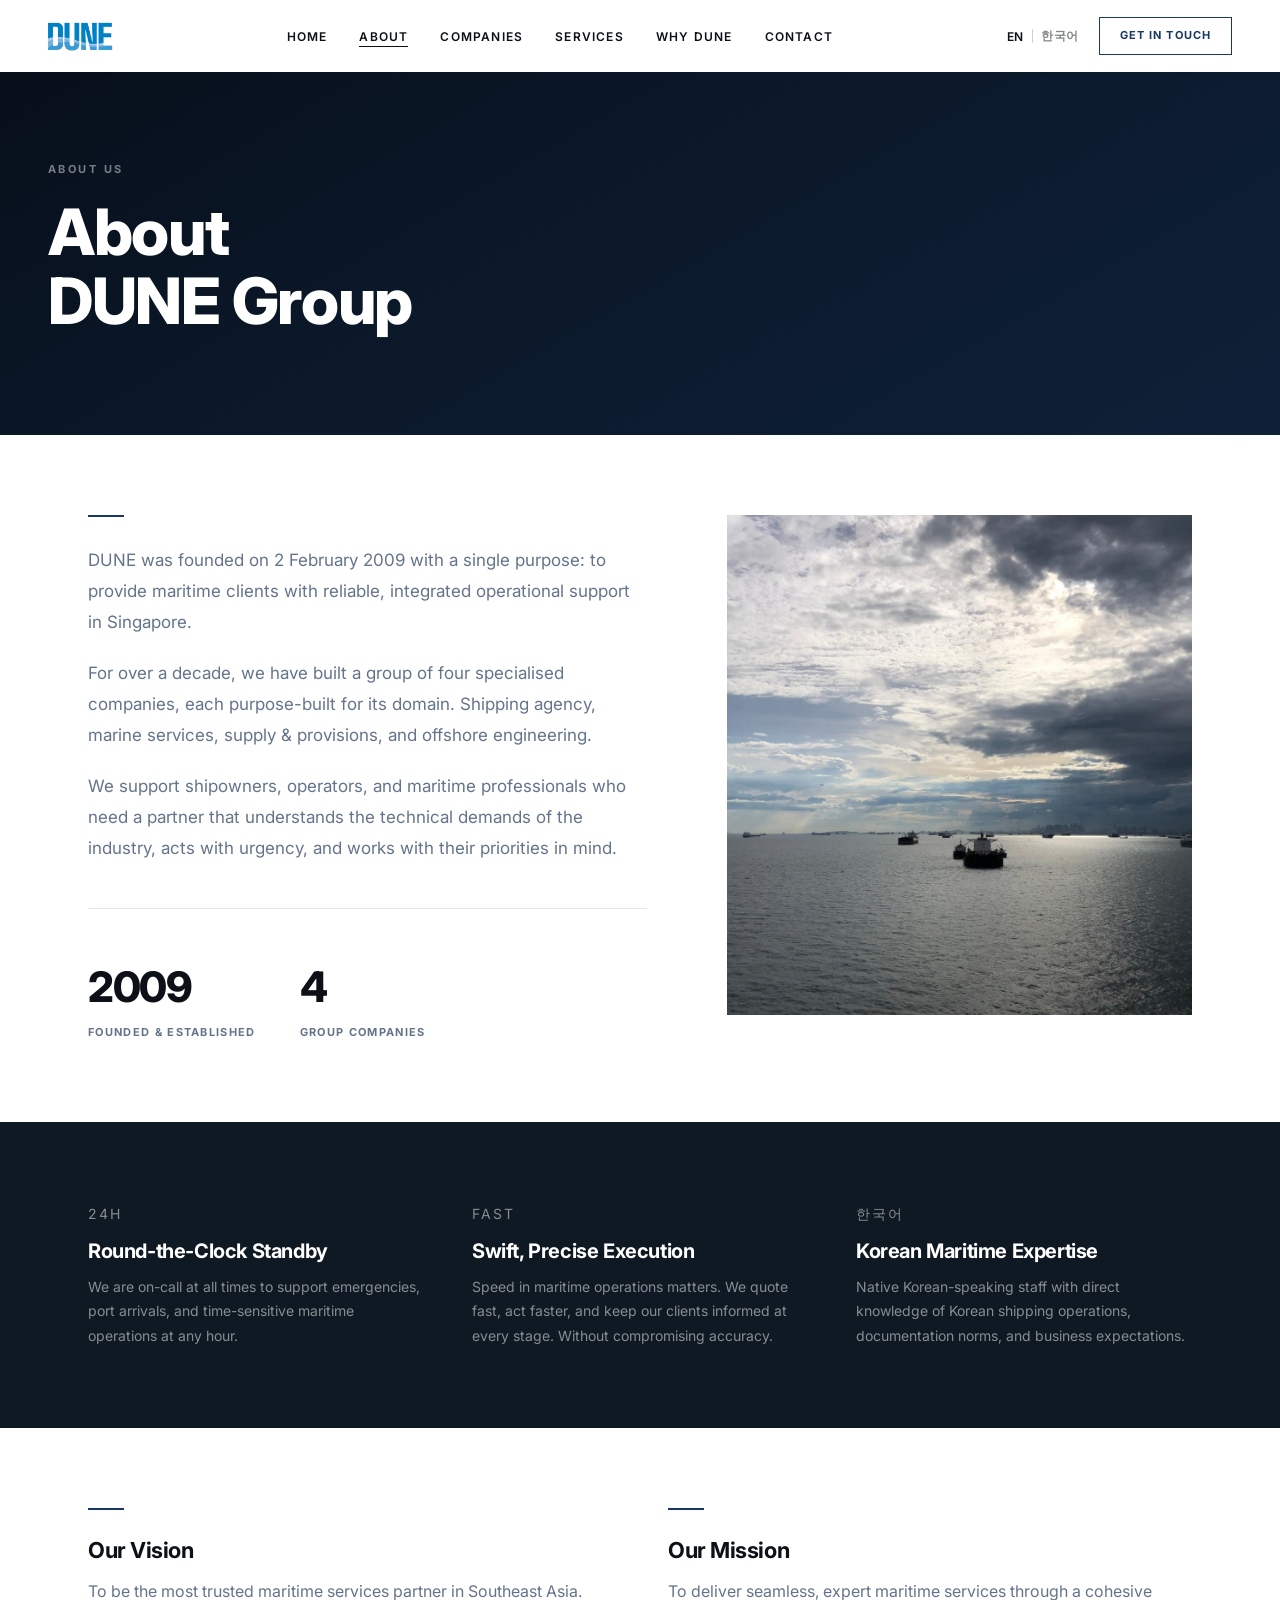
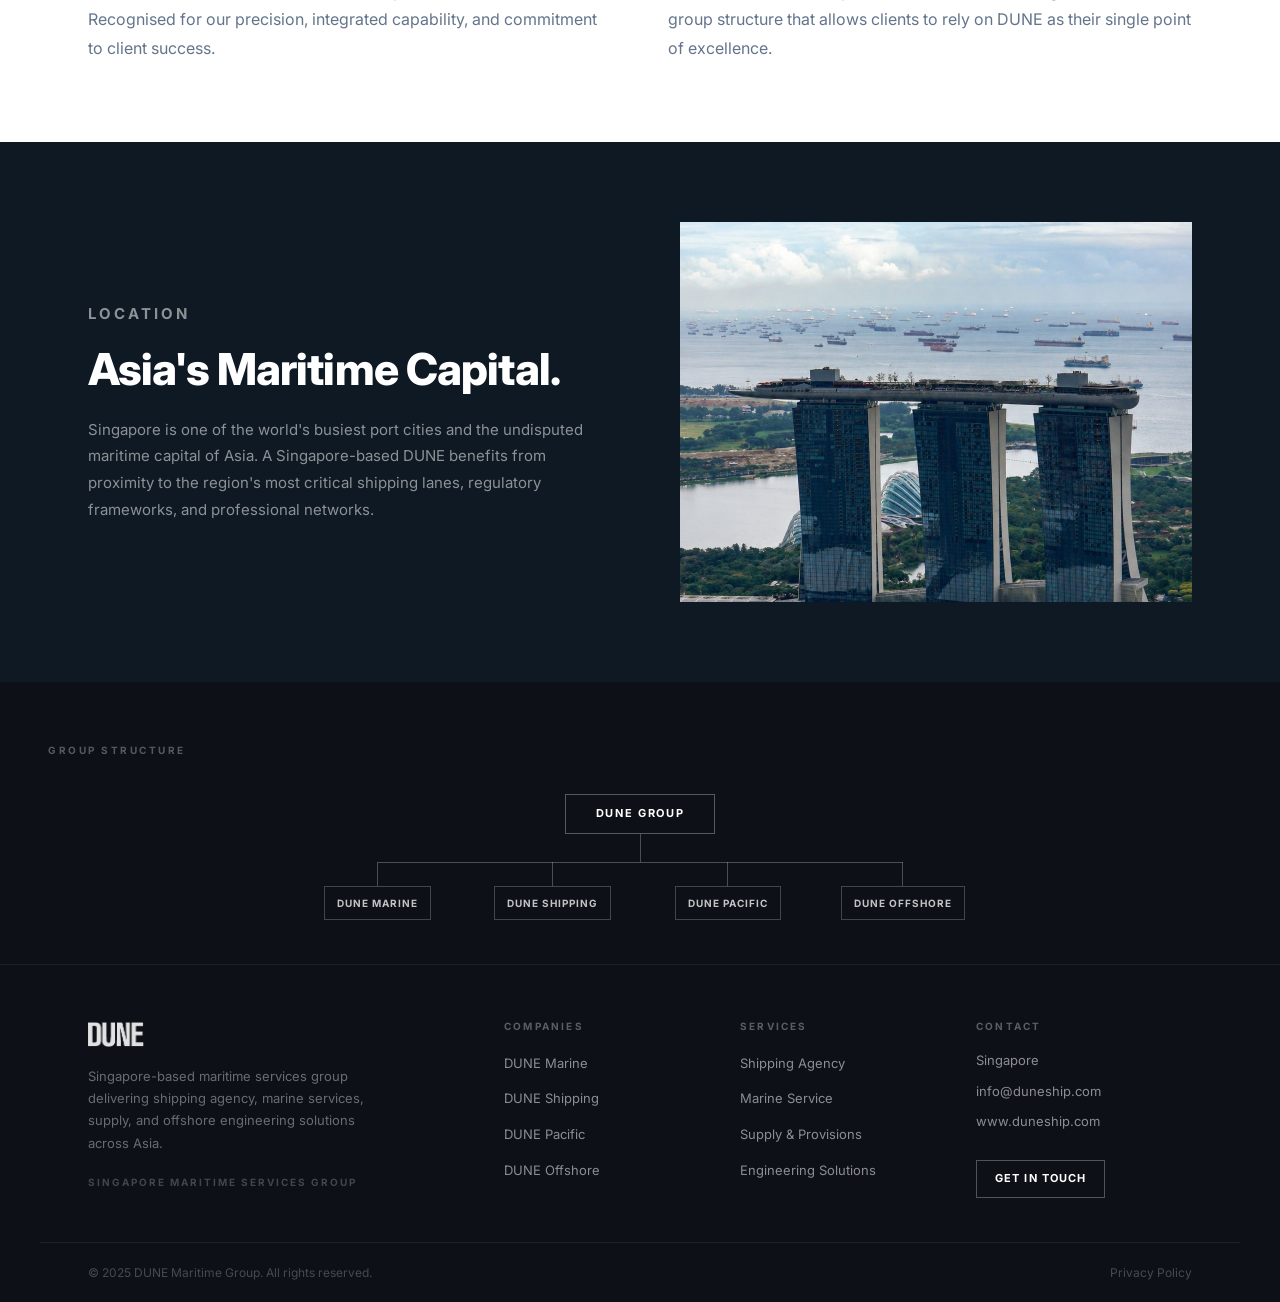
<file: about.html>
<!DOCTYPE html>
<html lang="en">
<head>
  <meta charset="UTF-8" />
  <meta name="viewport" content="width=device-width, initial-scale=1.0" />
  <title>About — DUNE Maritime Group</title>
  <meta name="description" content="Founded in 2009, DUNE Maritime Group is Singapore's trusted maritime services group with four specialised subsidiaries serving Korean and international clients." />
  <link rel="preconnect" href="https://fonts.googleapis.com" />
  <link rel="preconnect" href="https://fonts.gstatic.com" crossorigin />
  <link href="https://fonts.googleapis.com/css2?family=Inter:wght@300;400;500;600;700;800&display=swap" rel="stylesheet" />
  <link rel="stylesheet" href="css/style.css" />
  <link rel="icon" type="image/png" href="Logo/DUNE Favicon.png" />
</head>
<body class="page-about">

<!-- ============ NAVBAR ============ -->
<nav class="navbar solid" id="navbar">
  <a href="index.html" class="nav-logo">
    <img src="Logo/DUNE Logo.png" alt="DUNE Maritime Group" />
  </a>
  <ul class="nav-links">
    <li><a href="index.html"     class="nav-link" data-en="HOME"      data-ko="홈">HOME</a></li>
    <li><a href="about.html"     class="nav-link" data-en="ABOUT"     data-ko="소개">ABOUT</a></li>
    <li><a href="companies.html" class="nav-link" data-en="COMPANIES" data-ko="계열사">COMPANIES</a></li>
    <li><a href="services.html"  class="nav-link" data-en="SERVICES"  data-ko="서비스">SERVICES</a></li>
    <li><a href="why-dune.html"  class="nav-link" data-en="WHY DUNE"  data-ko="왜 DUNE인가">WHY DUNE</a></li>
    <li><a href="contact.html"   class="nav-link" data-en="CONTACT"   data-ko="문의">CONTACT</a></li>
  </ul>
  <div class="nav-right">
    <div class="lang-toggle">
      <button class="lang-btn" data-lang="en">EN</button>
      <span class="lang-divider"></span>
      <button class="lang-btn" data-lang="ko">한국어</button>
    </div>
    <a href="contact.html" class="nav-cta" data-en="GET IN TOUCH" data-ko="문의하기">GET IN TOUCH</a>
  </div>
  <button class="hamburger" aria-label="Open menu"><span></span><span></span><span></span></button>
</nav>
<div class="nav-mobile-overlay">
  <button class="mob-close-btn">&#x2715;</button>
  <a href="index.html"     class="nav-link" data-en="HOME"      data-ko="홈">HOME</a>
  <a href="about.html"     class="nav-link" data-en="ABOUT"     data-ko="소개">ABOUT</a>
  <a href="companies.html" class="nav-link" data-en="COMPANIES" data-ko="계열사">COMPANIES</a>
  <a href="services.html"  class="nav-link" data-en="SERVICES"  data-ko="서비스">SERVICES</a>
  <a href="why-dune.html"  class="nav-link" data-en="WHY DUNE"  data-ko="왜 DUNE인가">WHY DUNE</a>
  <a href="contact.html"   class="nav-link" data-en="CONTACT"   data-ko="문의">CONTACT</a>
  <div class="mob-lang">
    <button class="mob-lang-btn" data-lang="en">EN</button>
    <span class="mob-lang-div"></span>
    <button class="mob-lang-btn" data-lang="ko">한국어</button>
  </div>
</div>

<!-- ============ PAGE HERO ============ -->
<section class="page-hero">
  <p class="eyebrow" data-en="ABOUT US" data-ko="소개">ABOUT US</p>
  <h1 data-en="About<br>DUNE Group" data-ko="DUNE<br>그룹 소개">About<br>DUNE Group</h1>
</section>

<!-- ============ INTRO ============ -->
<section class="about-intro">
  <div class="about-text fade-up">
    <div class="divider"></div>
    <p data-en="DUNE was founded on 2 February 2009 with a single purpose: to provide maritime clients with reliable, integrated operational support in Singapore." data-ko="DUNE은 2009년 2월 2일, 싱가포르의 해운 고객에게 신뢰할 수 있는 통합 운영 지원을 제공하기 위해 설립되었습니다.">DUNE was founded in Singapore on 2 February 2009 with a single purpose: to provide maritime clients with reliable, integrated operational support across Southeast Asia.</p>
    <p data-en="For over a decade, we have built a group of four specialised companies, each purpose-built for its domain. Shipping agency, marine services, supply &amp; provisions, and offshore engineering." data-ko="지난 10여 년 동안 저희는 선박 대리점, 해양 서비스, 선용품 공급, 해양 엔지니어링 등 각 분야에 특화된 네 개의 전문 계열사를 구축해 왔습니다.">For over a decade, we have built a group of four specialised companies, each purpose-built for its domain — shipping agency, marine services, supply &amp; provisions, and offshore engineering.</p>
    <p data-en="We support shipowners, operators, and maritime professionals who need a partner that understands the technical demands of the industry, acts with urgency, and works with their priorities in mind." data-ko="저희는 선주, 선박 운항사 및 해운·해양 전문가들이 요구하는 기술적 기준과 운영상의 니즈를 깊이 이해하고, 신속하고 책임감 있게 대응하는 해운·해양 서비스 파트너입니다.
특히 싱가포르 현지의 항만 환경과 비즈니스 문화에 대한 이해를 바탕으로, 한국 고객을 포함한 국제 해운 고객에게 보다 원활하고 신뢰도 높은 서비스를 제공합니다.">We support shipowners, operators, and maritime professionals who need a partner that understands the technical demands of the industry, acts with urgency, and works with their priorities in mind.</p>
    <div class="about-stats">
      <div>
        <div class="about-stat-num">2009</div>
        <div class="about-stat-lbl" data-en="FOUNDED &amp; ESTABLISHED" data-ko="설립 연도">FOUNDED &amp; ESTABLISHED</div>
      </div>
      <div>
        <div class="about-stat-num">4</div>
        <div class="about-stat-lbl" data-en="GROUP COMPANIES" data-ko="그룹 계열사">GROUP COMPANIES</div>
      </div>
    </div>
  </div>
  <div class="about-side-img fade-up">
    <img src="Photos/DUNE About 1.jpeg" alt="Singapore Harbour" />
</section>

<!-- ============ DARK FEATURES ============ -->
<section class="about-feats">
  <div class="about-feats-inner">
    <div class="about-feat fade-up">
      <p class="about-feat-num">24H</p>
      <h4 data-en="Round-the-Clock Standby" data-ko="24시간 대기">Round-the-Clock Standby</h4>
      <p data-en="We are on-call at all times to support emergencies, port arrivals, and time-sensitive maritime operations at any hour." data-ko="저희는 언제든지 비상 상황, 입항, 시간이 촉박한 해운 운영을 지원하기 위해 대기 중입니다.">We are on-call at all times to support emergencies, port arrivals, and time-sensitive maritime operations at any hour.</p>
    </div>
    <div class="about-feat fade-up">
      <p class="about-feat-num" data-en="FAST" data-ko="신속">FAST</p>
      <h4 data-en="Swift, Precise Execution" data-ko="신속하고 정밀한 실행">Swift, Precise Execution</h4>
      <p data-en="Speed in maritime operations matters. We quote fast, act faster, and keep our clients informed at every stage. Without compromising accuracy." data-ko="해운 업무에서 속도는 중요합니다. 저희는 빠르게 견적을 제시하고, 더 빠르게 행동하며, 정확성을 잃지 않고 모든 단계에서 고객에게 정보를 제공합니다.">Speed in maritime operations matters. We quote fast, act faster, and keep our clients informed at every stage — without compromising accuracy.</p>
    </div>
    <div class="about-feat fade-up">
      <p class="about-feat-num">한국어</p>
      <h4 data-en="Korean Maritime Expertise" data-ko="한국 해운 전문성">Korean Maritime Expertise</h4>
      <p data-en="Native Korean-speaking staff with direct knowledge of Korean shipping operations, documentation norms, and business expectations." data-ko="한국 해운 운영, 서류 기준, 비즈니스 관행에 대한 직접적인 지식을 갖춘 직원을 보유하고 있습니다.">Native Korean-speaking staff with direct knowledge of Korean shipping operations, documentation norms, and business expectations.</p>
    </div>
  </div>
</section>

<!-- ============ VISION & MISSION ============ -->
<section class="vm-section">
  <div class="vm-item fade-up">
    <div class="divider"></div>
    <h3 data-en="Our Vision" data-ko="우리의 비전">Our Vision</h3>
    <p data-en="To be the most trusted maritime services partner in Southeast Asia. Recognised for our precision, integrated capability, and commitment to client success." data-ko="동남아시아에서 가장 신뢰받는 해운 서비스 파트너가 되는 것. 정밀함, 통합 역량, 그리고 고객 성공에 대한 헌신으로 인정받겠습니다.">To be the most trusted maritime services partner in Southeast Asia — recognised for our precision, integrated capability, and commitment to client success.</p>
  </div>
  <div class="vm-item fade-up">
    <div class="divider"></div>
    <h3 data-en="Our Mission" data-ko="우리의 미션">Our Mission</h3>
    <p data-en="To deliver seamless, expert maritime services through a cohesive group structure that allows clients to rely on DUNE as their single point of excellence." data-ko="일관된 그룹 체계를 통해 원활하고 전문적인 해운 서비스를 제공하여, 고객이 DUNE을 단일 우수 파트너로 신뢰할 수 있게 합니다.">To deliver seamless, expert maritime services through a cohesive group structure that allows clients to rely on DUNE as their single point of excellence.</p>
  </div>
</section>

<!-- ============ ASIA CAPITAL ============ -->
<section class="asia-cap">
  <div class="asia-cap-inner">
    <div class="asia-cap-text fade-up">
      <p class="section-label section-label-white" data-en="LOCATION" data-ko="위치">LOCATION</p>
      <h2 data-en="Asia's Maritime Capital." data-ko="아시아의 해운 수도.">Asia's Maritime Capital.</h2>
      <p data-en="Singapore is one of the world's busiest port cities and the undisputed maritime capital of Asia. A Singapore-based DUNE benefits from proximity to the region's most critical shipping lanes, regulatory frameworks, and professional networks." data-ko="싱가포르는 세계에서 가장 바쁜 항구 도시 중 하나이자 아시아의 명실상부한 해운 수도입니다. 싱가포르에 기반을 둔 DUNE은 지역의 가장 중요한 해상 항로, 규제 체계, 전문 네트워크에 가까이 있는 이점을 누립니다.">Singapore is one of the world's busiest port cities and the undisputed maritime capital of Asia. A Singapore-based DUNE benefits from proximity to the region's most critical shipping lanes, regulatory frameworks, and professional networks.</p>
    </div>
    <div class="asia-cap-img fade-up">
      <img src="Photos/Singapore Harbour.jpg" alt="Singapore Harbour" />
    </div>
  </div>
</section>

<!-- ============ FOOTER ============ -->
<footer>
  <div class="footer-org">
    <div class="footer-org-wrap">
      <p class="org-label" data-en="GROUP STRUCTURE" data-ko="그룹 구조">GROUP STRUCTURE</p>
      <div class="org-chart">
        <div class="org-top">DUNE GROUP</div>
        <div class="org-vline"></div>
        <div class="org-bottom-row">
          <div class="org-branch"><div class="org-branch-vline"></div><div class="org-node">DUNE MARINE</div></div>
          <div class="org-branch"><div class="org-branch-vline"></div><div class="org-node">DUNE SHIPPING</div></div>
          <div class="org-branch"><div class="org-branch-vline"></div><div class="org-node">DUNE PACIFIC</div></div>
          <div class="org-branch"><div class="org-branch-vline"></div><div class="org-node">DUNE OFFSHORE</div></div>
        </div>
      </div>
    </div>
  </div>
  <div class="footer-main">
    <div>
      <img src="Logo/DUNE Logo.png" alt="DUNE" class="footer-logo-img" />
      <p class="footer-desc" data-en="Singapore-based maritime services group delivering shipping agency, marine services, supply, and offshore engineering solutions across Asia." data-ko="싱가포르 기반 해운 서비스 그룹으로 아시아 전역에 선박 대리점, 해양 서비스, 공급, 해양 엔지니어링 솔루션을 제공합니다.">Singapore-based maritime services group delivering shipping agency, marine services, supply, and offshore engineering solutions across Asia.</p>
      <span class="footer-tag" data-en="SINGAPORE MARITIME SERVICES GROUP" data-ko="싱가포르 해운 서비스 그룹">SINGAPORE MARITIME SERVICES GROUP</span>
    </div>
    <div class="footer-col">
      <h5 data-en="COMPANIES" data-ko="계열사">COMPANIES</h5>
      <ul>
        <li><a href="dune-marine.html">DUNE Marine</a></li>
        <li><a href="dune-shipping.html">DUNE Shipping</a></li>
        <li><a href="dune-pacific.html">DUNE Pacific</a></li>
        <li><a href="dune-offshore.html">DUNE Offshore</a></li>
      </ul>
    </div>
    <div class="footer-col">
      <h5 data-en="SERVICES" data-ko="서비스">SERVICES</h5>
      <ul>
        <li><a href="services.html" data-en="Shipping Agency"       data-ko="해운 대리점">Shipping Agency</a></li>
        <li><a href="services.html" data-en="Marine Service"        data-ko="해양 서비스">Marine Service</a></li>
        <li><a href="services.html" data-en="Supply &amp; Provisions" data-ko="선용품 공급">Supply &amp; Provisions</a></li>
        <li><a href="services.html" data-en="Engineering Solutions" data-ko="엔지니어링 솔루션">Engineering Solutions</a></li>
      </ul>
    </div>
    <div class="footer-col">
      <h5 data-en="CONTACT" data-ko="연락처">CONTACT</h5>
      <span class="footer-contact-line">Singapore</span>
      <a href="mailto:info@duneship.com" class="footer-contact-line">info@duneship.com</a>
      <a href="https://www.duneship.com" class="footer-contact-line" target="_blank" rel="noopener">www.duneship.com</a>
      <a href="contact.html" class="footer-cta" data-en="GET IN TOUCH" data-ko="문의하기">GET IN TOUCH</a>
    </div>
  </div>
  <div class="footer-bottom">
    <p data-en="&copy; 2025 DUNE Maritime Group. All rights reserved." data-ko="&copy; 2025 DUNE 해운 그룹. 모든 권리 보유.">&copy; 2025 DUNE Maritime Group. All rights reserved.</p>
    <a href="#" data-en="Privacy Policy" data-ko="개인정보처리방침">Privacy Policy</a>
  </div>
</footer>

<script src="js/main.js"></script>
</body>
</html>
</file>
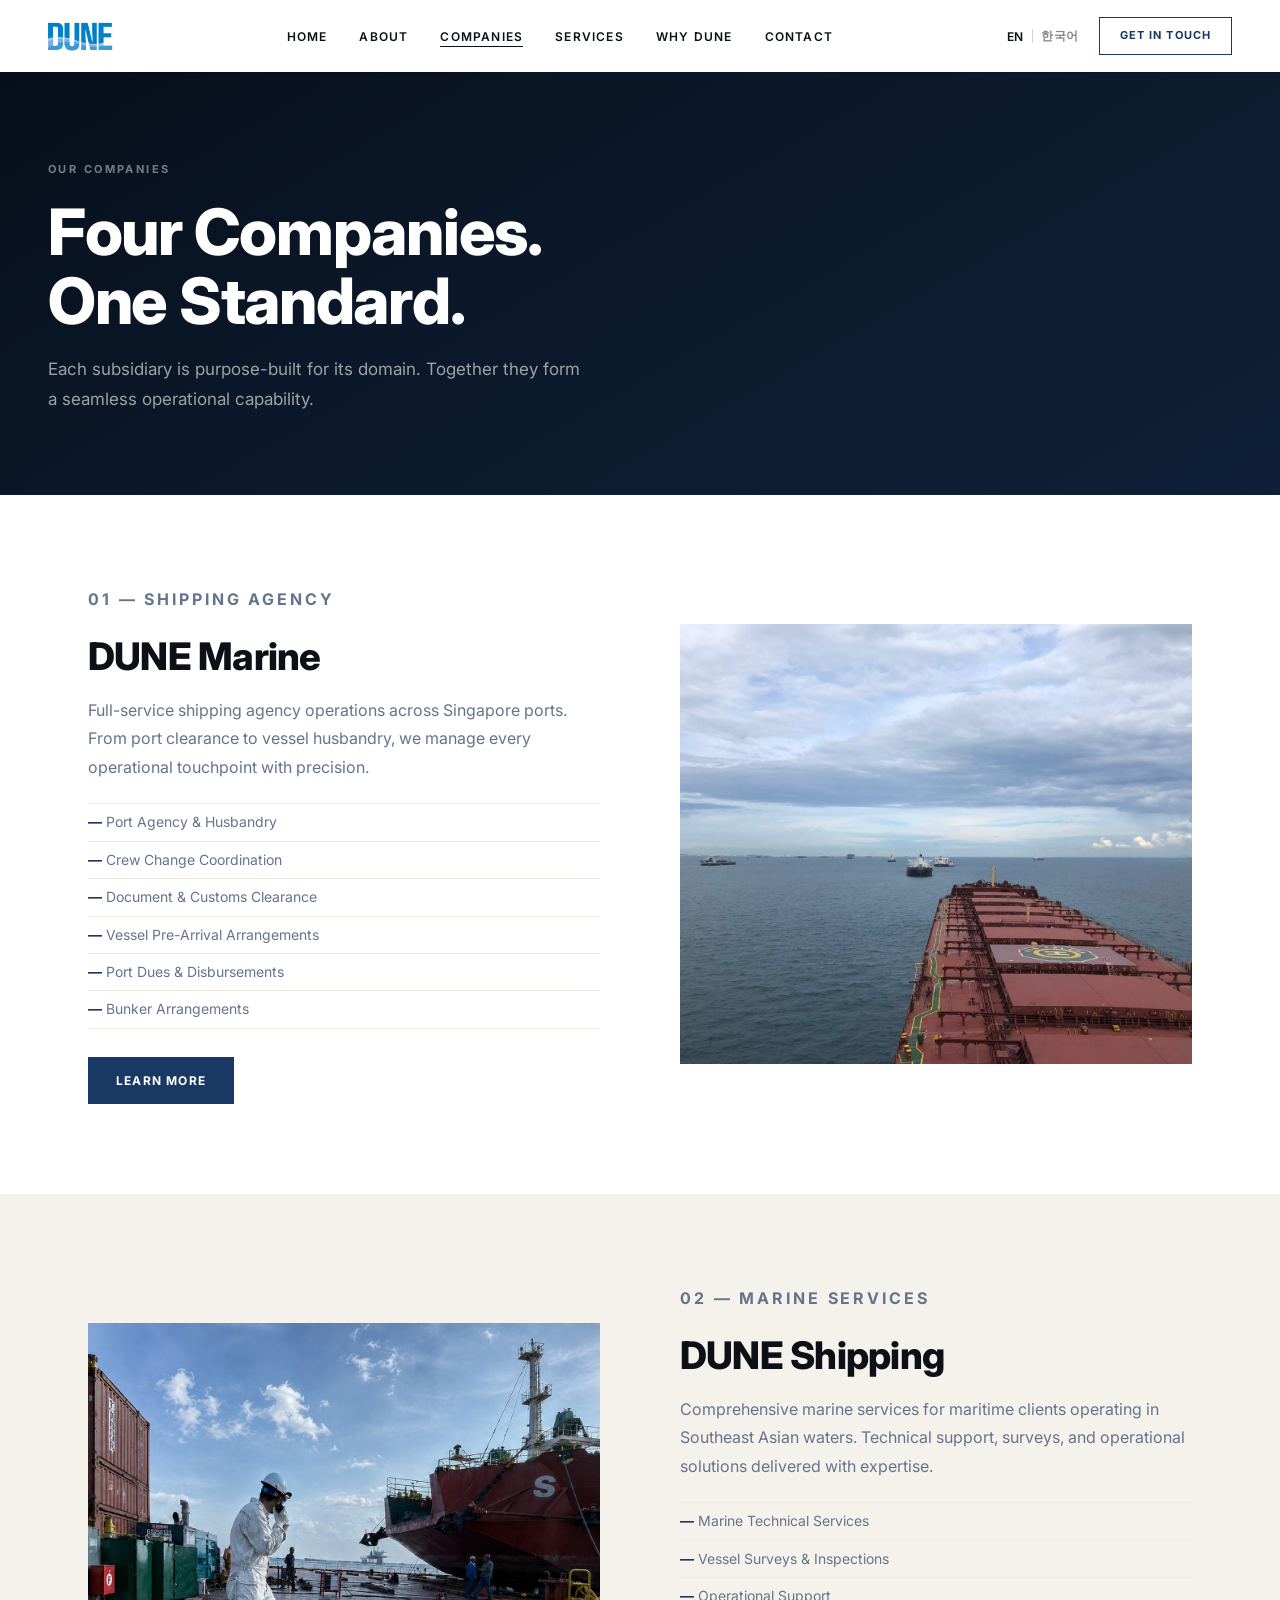
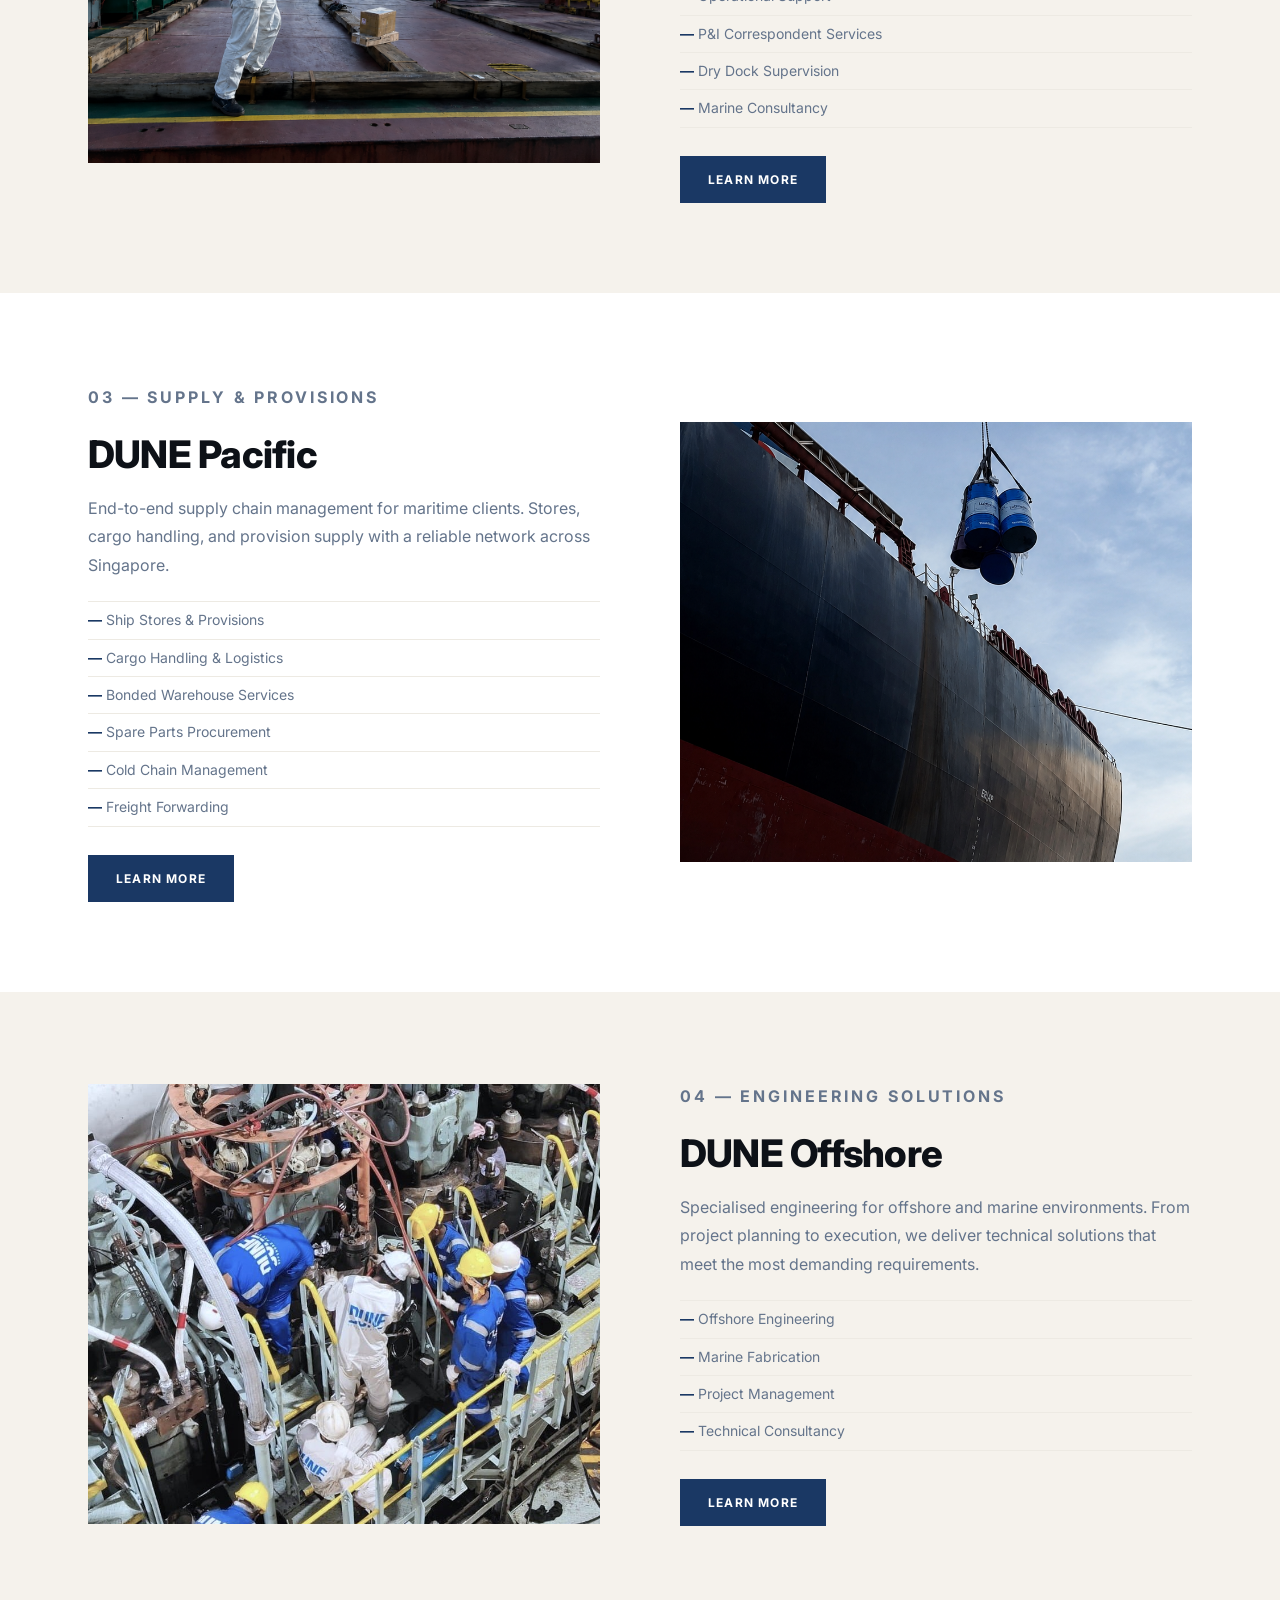
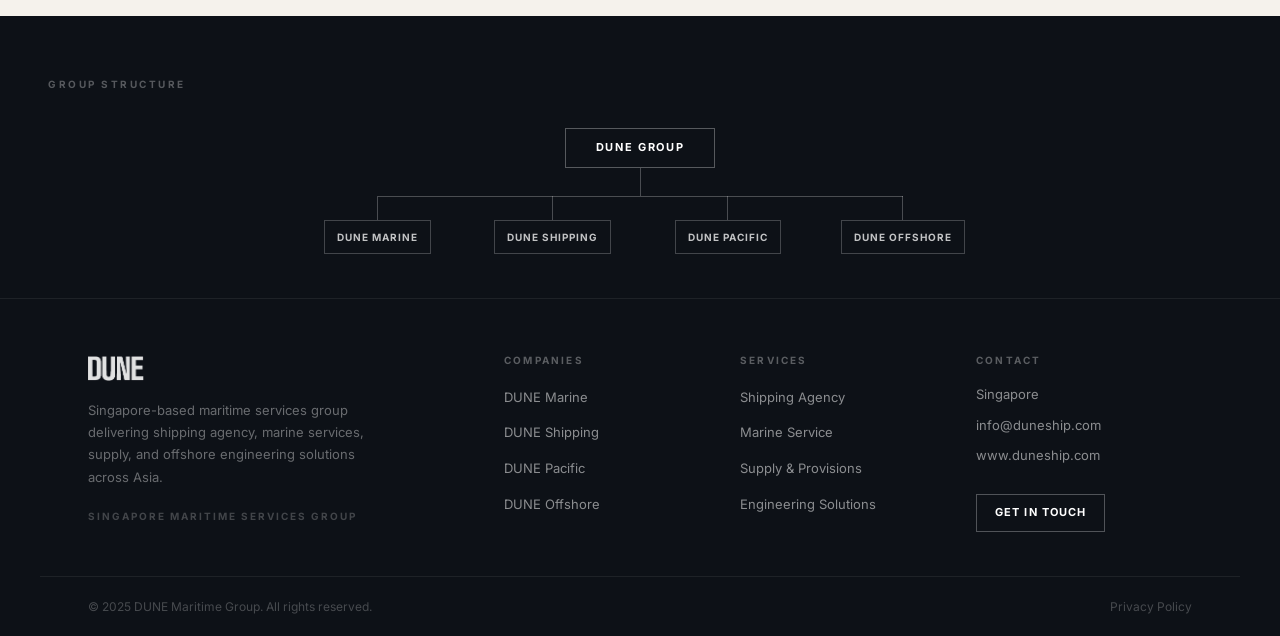
<file: companies.html>
<!DOCTYPE html>
<html lang="en">
<head>
  <meta charset="UTF-8" />
  <meta name="viewport" content="width=device-width, initial-scale=1.0" />
  <title>Our Companies — DUNE Maritime Group</title>
  <link rel="preconnect" href="https://fonts.googleapis.com" />
  <link rel="preconnect" href="https://fonts.gstatic.com" crossorigin />
  <link href="https://fonts.googleapis.com/css2?family=Inter:wght@300;400;500;600;700;800&display=swap" rel="stylesheet" />
  <link rel="stylesheet" href="css/style.css" />
  <link rel="icon" type="image/png" href="Logo/DUNE Favicon.png" />
</head>
<body class="page-companies">

<!-- ============ NAVBAR ============ -->
<nav class="navbar solid" id="navbar">
  <a href="index.html" class="nav-logo"><img src="Logo/DUNE Logo.png" alt="DUNE Maritime Group" /></a>
  <ul class="nav-links">
    <li><a href="index.html"     class="nav-link" data-en="HOME"      data-ko="홈">HOME</a></li>
    <li><a href="about.html"     class="nav-link" data-en="ABOUT"     data-ko="소개">ABOUT</a></li>
    <li><a href="companies.html" class="nav-link" data-en="COMPANIES" data-ko="계열사">COMPANIES</a></li>
    <li><a href="services.html"  class="nav-link" data-en="SERVICES"  data-ko="서비스">SERVICES</a></li>
    <li><a href="why-dune.html"  class="nav-link" data-en="WHY DUNE"  data-ko="왜 DUNE인가">WHY DUNE</a></li>
    <li><a href="contact.html"   class="nav-link" data-en="CONTACT"   data-ko="문의">CONTACT</a></li>
  </ul>
  <div class="nav-right">
    <div class="lang-toggle">
      <button class="lang-btn" data-lang="en">EN</button>
      <span class="lang-divider"></span>
      <button class="lang-btn" data-lang="ko">한국어</button>
    </div>
    <a href="contact.html" class="nav-cta" data-en="GET IN TOUCH" data-ko="문의하기">GET IN TOUCH</a>
  </div>
  <button class="hamburger" aria-label="Open menu"><span></span><span></span><span></span></button>
</nav>
<div class="nav-mobile-overlay">
  <button class="mob-close-btn">&#x2715;</button>
  <a href="index.html"     class="nav-link" data-en="HOME"      data-ko="홈">HOME</a>
  <a href="about.html"     class="nav-link" data-en="ABOUT"     data-ko="소개">ABOUT</a>
  <a href="companies.html" class="nav-link" data-en="COMPANIES" data-ko="계열사">COMPANIES</a>
  <a href="services.html"  class="nav-link" data-en="SERVICES"  data-ko="서비스">SERVICES</a>
  <a href="why-dune.html"  class="nav-link" data-en="WHY DUNE"  data-ko="왜 DUNE인가">WHY DUNE</a>
  <a href="contact.html"   class="nav-link" data-en="CONTACT"   data-ko="문의">CONTACT</a>
  <div class="mob-lang">
    <button class="mob-lang-btn" data-lang="en">EN</button>
    <span class="mob-lang-div"></span>
    <button class="mob-lang-btn" data-lang="ko">한국어</button>
  </div>
</div>

<!-- ============ PAGE HERO ============ -->
<section class="page-hero">
  <p class="eyebrow" data-en="OUR COMPANIES" data-ko="계열사">OUR COMPANIES</p>
  <h1 data-en="Four Companies.<br>One Standard." data-ko="네 개의 회사,<br>하나의 기준.">Four Companies.<br>One Standard.</h1>
  <p data-en="Each subsidiary is purpose-built for its domain. Together they form a seamless operational capability." data-ko="각 계열사는 해당 분야에 특화되어 있습니다. 함께 원활한 운영 역량을 형성합니다.">Each subsidiary is purpose-built for its domain. Together they form a seamless operational capability.</p>
</section>

<!-- ============ DUNE MARINE ============ -->
<section class="co-detail-sec">
  <div class="co-detail-row">
    <div class="co-detail-col fade-up">
      <p class="co-detail-label" data-en="01 — SHIPPING AGENCY" data-ko="01 — 해운 대리점">01 — SHIPPING AGENCY</p>
      <h2>DUNE Marine</h2>
      <p data-en="Full-service shipping agency operations across Singapore ports. From port clearance to vessel husbandry, we manage every operational touchpoint with precision." data-ko="싱가포르 전 항구에서의 종합 선박 대리점 서비스. 항만 통관부터 선박 관리까지, 모든 운영 접점을 정밀하게 관리합니다.">Full-service shipping agency operations across Singapore ports. From port clearance to vessel husbandry, we manage every operational touchpoint with precision.</p>
      <ul class="bullet-list">
        <li data-en="Port Agency &amp; Husbandry"       data-ko="항만 대리점 및 선박 관리">Port Agency &amp; Husbandry</li>
        <li data-en="Crew Change Coordination"        data-ko="선원 교대 조정">Crew Change Coordination</li>
        <li data-en="Document &amp; Customs Clearance" data-ko="서류 및 통관 처리">Document &amp; Customs Clearance</li>
        <li data-en="Vessel Pre-Arrival Arrangements"  data-ko="선박 입항 전 준비">Vessel Pre-Arrival Arrangements</li>
        <li data-en="Port Dues &amp; Disbursements"    data-ko="항만 요금 및 지출 처리">Port Dues &amp; Disbursements</li>
        <li data-en="Bunker Arrangements"              data-ko="벙커링 준비">Bunker Arrangements</li>
      </ul>
      <a href="dune-marine.html" class="btn btn-primary" data-en="LEARN MORE" data-ko="자세히 보기">LEARN MORE</a>
    </div>
    <div class="co-img-placeholder fade-up">
      <img src="Photos/DUNE MARINE WORKER.jpeg" alt="DUNE Marine" />
    </div>
  </div>
</section>

<!-- ============ DUNE SHIPPING ============ -->
<section class="co-detail-sec bg-light">
  <div class="co-detail-row flipped">
    <div class="co-detail-col fade-up">
      <p class="co-detail-label" data-en="02 — MARINE SERVICES" data-ko="02 — 해양 서비스">02 — MARINE SERVICES</p>
      <h2>DUNE Shipping</h2>
      <p data-en="Comprehensive marine services for maritime clients operating in Southeast Asian waters. Technical support, surveys, and operational solutions delivered with expertise." data-ko="동남아시아 해역에서 운항하는 해운 고객을 위한 종합 해양 서비스. 전문성을 바탕으로 기술 지원, 검사, 운영 솔루션을 제공합니다.">Comprehensive marine services for maritime clients operating in Southeast Asian waters. Technical support, surveys, and operational solutions delivered with expertise.</p>
      <ul class="bullet-list">
        <li data-en="Marine Technical Services"      data-ko="해양 기술 서비스">Marine Technical Services</li>
        <li data-en="Vessel Surveys &amp; Inspections" data-ko="선박 검사 및 점검">Vessel Surveys &amp; Inspections</li>
        <li data-en="Operational Support"            data-ko="운영 지원">Operational Support</li>
        <li data-en="P&amp;I Correspondent Services"  data-ko="P&amp;I 대리인 서비스">P&amp;I Correspondent Services</li>
        <li data-en="Dry Dock Supervision"           data-ko="드라이 도크 감독">Dry Dock Supervision</li>
        <li data-en="Marine Consultancy"             data-ko="해운 컨설팅">Marine Consultancy</li>
      </ul>
      <a href="dune-shipping.html" class="btn btn-primary" data-en="LEARN MORE" data-ko="자세히 보기">LEARN MORE</a>
    </div>
    <div class="co-img-placeholder fade-up">
      <img src="Photos/DUNE SHIPPING WORKERS.png" alt="DUNE Shipping" />
    </div>
  </div>
</section>

<!-- ============ DUNE PACIFIC ============ -->
<section class="co-detail-sec">
  <div class="co-detail-row">
    <div class="co-detail-col fade-up">
      <p class="co-detail-label" data-en="03 — SUPPLY &amp; PROVISIONS" data-ko="03 — 선용품 공급">03 — SUPPLY &amp; PROVISIONS</p>
      <h2>DUNE Pacific</h2>
      <p data-en="End-to-end supply chain management for maritime clients. Stores, cargo handling, and provision supply with a reliable network across Singapore." data-ko="해운 고객을 위한 엔드투엔드 공급망 관리. 싱가포르 전역의 신뢰할 수 있는 네트워크를 통해 선용품, 화물 처리 및 물자 공급 서비스를 제공합니다.">End-to-end supply chain management for maritime clients. Stores, cargo handling, and provision supply with a reliable network across Singapore.</p>
      <ul class="bullet-list">
        <li data-en="Ship Stores &amp; Provisions"       data-ko="선용품 및 식량 공급">Ship Stores &amp; Provisions</li>
        <li data-en="Cargo Handling &amp; Logistics"     data-ko="화물 처리 및 물류">Cargo Handling &amp; Logistics</li>
        <li data-en="Bonded Warehouse Services"         data-ko="보세창고 서비스">Bonded Warehouse Services</li>
        <li data-en="Spare Parts Procurement"           data-ko="예비 부품 조달">Spare Parts Procurement</li>
        <li data-en="Cold Chain Management"             data-ko="냉동 체인 관리">Cold Chain Management</li>
        <li data-en="Freight Forwarding"                data-ko="화물 운송 주선">Freight Forwarding</li>
      </ul>
      <a href="dune-pacific.html" class="btn btn-primary" data-en="LEARN MORE" data-ko="자세히 보기">LEARN MORE</a>
    </div>
    <div class="co-img-placeholder fade-up">
      <img src="Photos/DUNE PACIFIC WORKERS.png" alt="DUNE Pacific" />
    </div>
  </div>
</section>

<!-- ============ DUNE OFFSHORE ============ -->
<section class="co-detail-sec bg-light">
  <div class="co-detail-row flipped">
    <div class="co-detail-col fade-up">
      <p class="co-detail-label" data-en="04 — ENGINEERING SOLUTIONS" data-ko="04 — 엔지니어링 솔루션">04 — ENGINEERING SOLUTIONS</p>
      <h2>DUNE Offshore</h2>
      <p data-en="Specialised engineering for offshore and marine environments. From project planning to execution, we deliver technical solutions that meet the most demanding requirements." data-ko="해양 및 해상 환경을 위한 전문 엔지니어링 서비스. 프로젝트 기획부터 실행까지, 가장 까다로운 요구사항을 충족하는 기술 솔루션을 제공합니다.">Specialised engineering for offshore and marine environments. From project planning to execution, we deliver technical solutions that meet the most demanding requirements.</p>
      <ul class="bullet-list">
        <li data-en="Offshore Engineering"    data-ko="해양 엔지니어링">Offshore Engineering</li>
        <li data-en="Marine Fabrication"      data-ko="해양 구조물 제작">Marine Fabrication</li>
        <li data-en="Project Management"      data-ko="프로젝트 관리">Project Management</li>
        <li data-en="Technical Consultancy"   data-ko="기술 컨설팅">Technical Consultancy</li>
      </ul>
      <a href="dune-offshore.html" class="btn btn-primary" data-en="LEARN MORE" data-ko="자세히 보기">LEARN MORE</a>
    </div>
    <div class="co-img-placeholder fade-up">
      <img src="Photos/DUNE OFFSHORE WORKERS 3.jpeg" alt="DUNE Offshore" /> 
    </div>
  </div>
</section>

<!-- ============ FOOTER ============ -->
<footer>
  <div class="footer-org">
    <div class="footer-org-wrap">
      <p class="org-label" data-en="GROUP STRUCTURE" data-ko="그룹 구조">GROUP STRUCTURE</p>
      <div class="org-chart">
        <div class="org-top">DUNE GROUP</div>
        <div class="org-vline"></div>
        <div class="org-bottom-row">
          <div class="org-branch"><div class="org-branch-vline"></div><div class="org-node">DUNE MARINE</div></div>
          <div class="org-branch"><div class="org-branch-vline"></div><div class="org-node">DUNE SHIPPING</div></div>
          <div class="org-branch"><div class="org-branch-vline"></div><div class="org-node">DUNE PACIFIC</div></div>
          <div class="org-branch"><div class="org-branch-vline"></div><div class="org-node">DUNE OFFSHORE</div></div>
        </div>
      </div>
    </div>
  </div>
  <div class="footer-main">
    <div>
      <img src="Logo/DUNE Logo.png" alt="DUNE" class="footer-logo-img" />
      <p class="footer-desc" data-en="Singapore-based maritime services group delivering shipping agency, marine services, supply, and offshore engineering solutions across Asia." data-ko="싱가포르 기반 해운 서비스 그룹으로 아시아 전역에 선박 대리점, 해양 서비스, 공급, 해양 엔지니어링 솔루션을 제공합니다.">Singapore-based maritime services group delivering shipping agency, marine services, supply, and offshore engineering solutions across Asia.</p>
      <span class="footer-tag" data-en="SINGAPORE MARITIME SERVICES GROUP" data-ko="싱가포르 해운 서비스 그룹">SINGAPORE MARITIME SERVICES GROUP</span>
    </div>
    <div class="footer-col">
      <h5 data-en="COMPANIES" data-ko="계열사">COMPANIES</h5>
      <ul>
        <li><a href="dune-marine.html">DUNE Marine</a></li>
        <li><a href="dune-shipping.html">DUNE Shipping</a></li>
        <li><a href="dune-pacific.html">DUNE Pacific</a></li>
        <li><a href="dune-offshore.html">DUNE Offshore</a></li>
      </ul>
    </div>
    <div class="footer-col">
      <h5 data-en="SERVICES" data-ko="서비스">SERVICES</h5>
      <ul>
        <li><a href="services.html" data-en="Shipping Agency"       data-ko="해운 대리점">Shipping Agency</a></li>
        <li><a href="services.html" data-en="Marine Service"        data-ko="해양 서비스">Marine Service</a></li>
        <li><a href="services.html" data-en="Supply &amp; Provisions" data-ko="선용품 공급">Supply &amp; Provisions</a></li>
        <li><a href="services.html" data-en="Engineering Solutions" data-ko="엔지니어링 솔루션">Engineering Solutions</a></li>
      </ul>
    </div>
    <div class="footer-col">
      <h5 data-en="CONTACT" data-ko="연락처">CONTACT</h5>
      <span class="footer-contact-line">Singapore</span>
      <a href="mailto:info@duneship.com" class="footer-contact-line">info@duneship.com</a>
      <a href="https://www.duneship.com" class="footer-contact-line" target="_blank" rel="noopener">www.duneship.com</a>
      <a href="contact.html" class="footer-cta" data-en="GET IN TOUCH" data-ko="문의하기">GET IN TOUCH</a>
    </div>
  </div>
  <div class="footer-bottom">
    <p data-en="&copy; 2025 DUNE Maritime Group. All rights reserved." data-ko="&copy; 2025 DUNE 해운 그룹. 모든 권리 보유.">&copy; 2025 DUNE Maritime Group. All rights reserved.</p>
    <a href="#" data-en="Privacy Policy" data-ko="개인정보처리방침">Privacy Policy</a>
  </div>
</footer>

<script src="js/main.js"></script>
</body>
</html>
</file>
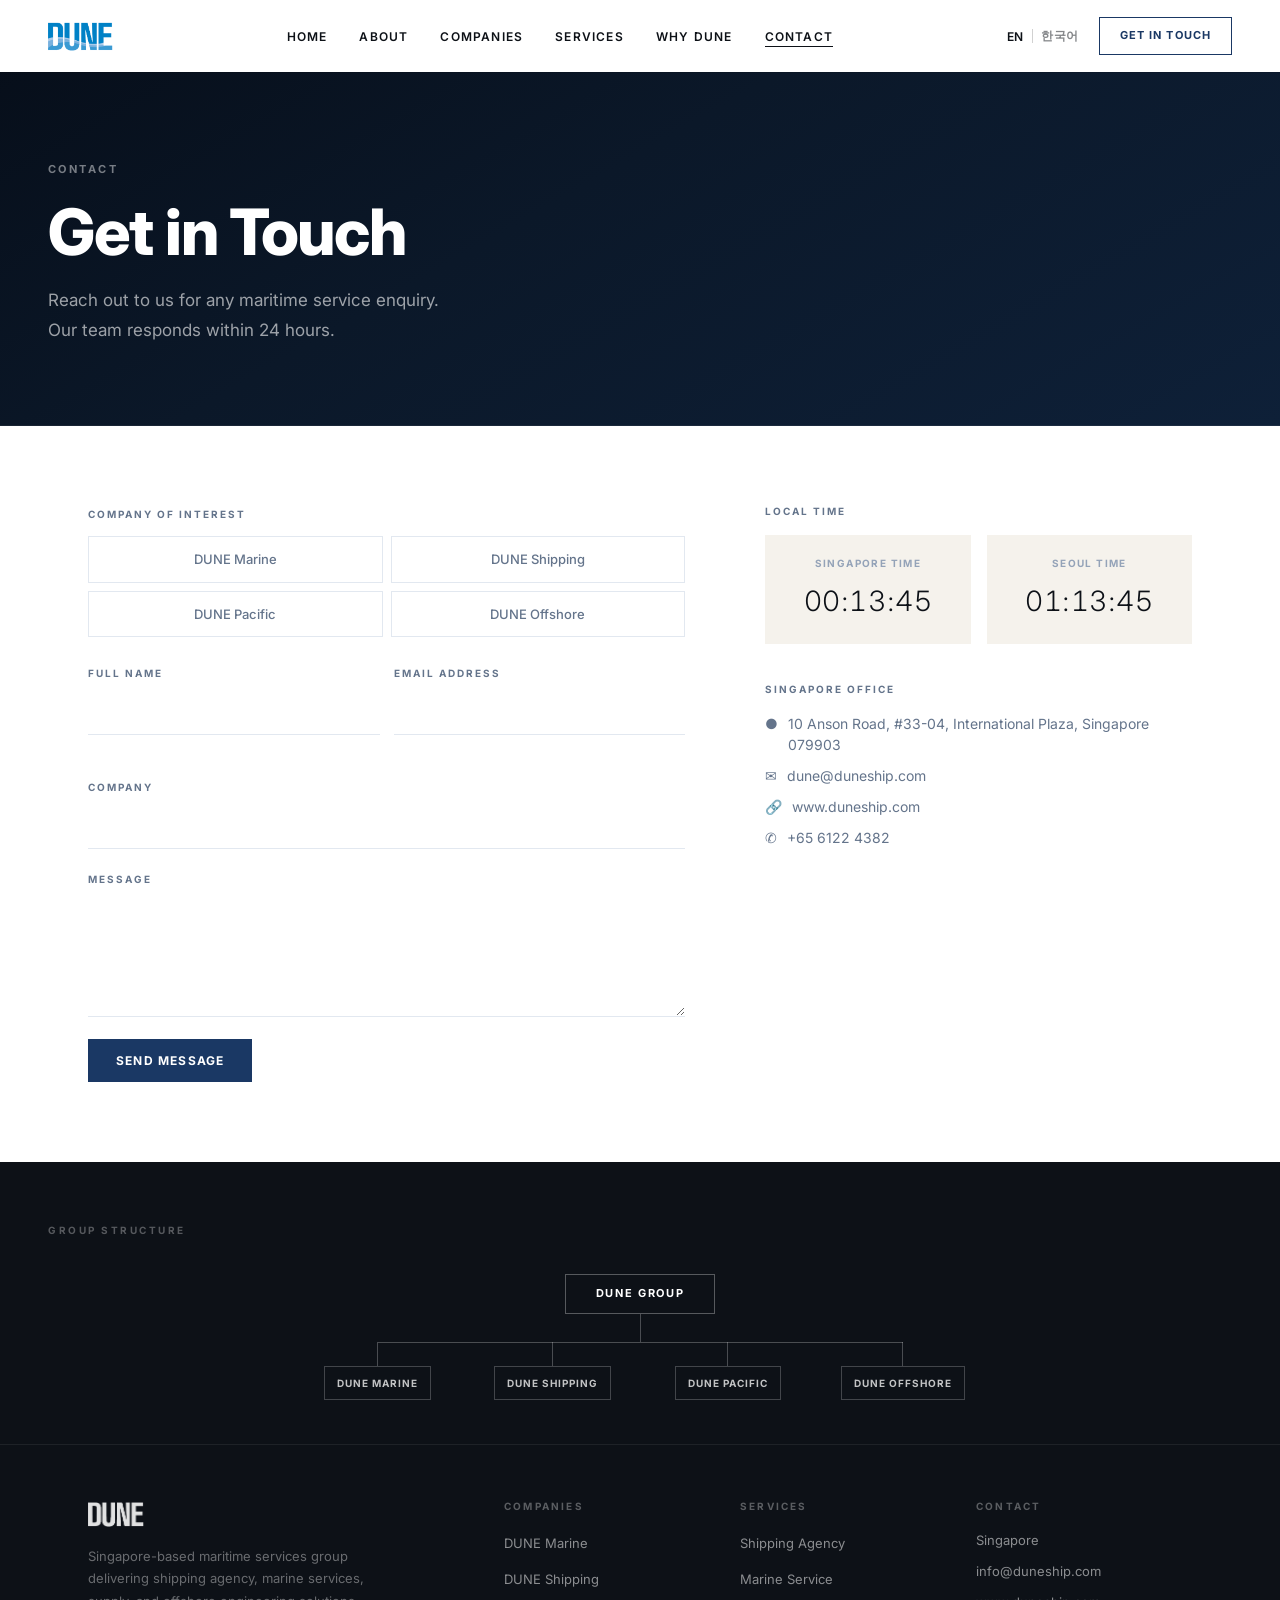
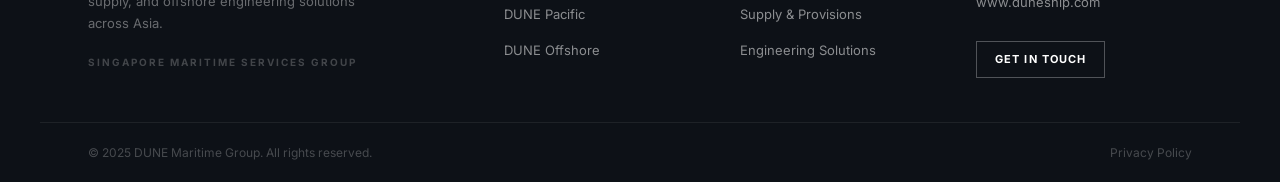
<file: contact.html>
<!DOCTYPE html>
<html lang="en">
<head>
  <meta charset="UTF-8" />
  <meta name="viewport" content="width=device-width, initial-scale=1.0" />
  <title>Contact — DUNE Maritime Group</title>
  <link rel="preconnect" href="https://fonts.googleapis.com" />
  <link rel="preconnect" href="https://fonts.gstatic.com" crossorigin />
  <link href="https://fonts.googleapis.com/css2?family=Inter:wght@300;400;500;600;700;800&display=swap" rel="stylesheet" />
  <link rel="stylesheet" href="css/style.css" />
  <link rel="icon" type="image/png" href="Logo/DUNE Favicon.png" />
</head>
<body class="page-contact">

<!-- ============ NAVBAR ============ -->
<nav class="navbar solid" id="navbar">
  <a href="index.html" class="nav-logo"><img src="Logo/DUNE Logo.png" alt="DUNE Maritime Group" /></a>
  <ul class="nav-links">
    <li><a href="index.html"     class="nav-link" data-en="HOME"      data-ko="홈">HOME</a></li>
    <li><a href="about.html"     class="nav-link" data-en="ABOUT"     data-ko="소개">ABOUT</a></li>
    <li><a href="companies.html" class="nav-link" data-en="COMPANIES" data-ko="계열사">COMPANIES</a></li>
    <li><a href="services.html"  class="nav-link" data-en="SERVICES"  data-ko="서비스">SERVICES</a></li>
    <li><a href="why-dune.html"  class="nav-link" data-en="WHY DUNE"  data-ko="왜 DUNE인가">WHY DUNE</a></li>
    <li><a href="contact.html"   class="nav-link" data-en="CONTACT"   data-ko="문의">CONTACT</a></li>
  </ul>
  <div class="nav-right">
    <div class="lang-toggle">
      <button class="lang-btn" data-lang="en">EN</button>
      <span class="lang-divider"></span>
      <button class="lang-btn" data-lang="ko">한국어</button>
    </div>
    <a href="contact.html" class="nav-cta" data-en="GET IN TOUCH" data-ko="문의하기">GET IN TOUCH</a>
  </div>
  <button class="hamburger" aria-label="Open menu"><span></span><span></span><span></span></button>
</nav>
<div class="nav-mobile-overlay">
  <button class="mob-close-btn">&#x2715;</button>
  <a href="index.html"     class="nav-link" data-en="HOME"      data-ko="홈">HOME</a>
  <a href="about.html"     class="nav-link" data-en="ABOUT"     data-ko="소개">ABOUT</a>
  <a href="companies.html" class="nav-link" data-en="COMPANIES" data-ko="계열사">COMPANIES</a>
  <a href="services.html"  class="nav-link" data-en="SERVICES"  data-ko="서비스">SERVICES</a>
  <a href="why-dune.html"  class="nav-link" data-en="WHY DUNE"  data-ko="왜 DUNE인가">WHY DUNE</a>
  <a href="contact.html"   class="nav-link" data-en="CONTACT"   data-ko="문의">CONTACT</a>
  <div class="mob-lang">
    <button class="mob-lang-btn" data-lang="en">EN</button>
    <span class="mob-lang-div"></span>
    <button class="mob-lang-btn" data-lang="ko">한국어</button>
  </div>
</div>

<!-- ============ PAGE HERO ============ -->
<section class="page-hero">
  <p class="eyebrow" data-en="CONTACT" data-ko="문의">CONTACT</p>
  <h1 data-en="Get in Touch" data-ko="문의하기">Get in Touch</h1>
  <p data-en="Reach out to us for any maritime service enquiry.<br />Our team responds within 24 hours." data-ko="해운 서비스 문의는 저희에게 연락해 주세요. 저희 팀은 24시간 이내에 답변드립니다.">Reach out to us for any maritime service enquiry.<br />Our team responds within 24 hours.</p>
</section>

<!-- ============ CONTACT BODY ============ -->
<div class="contact-body">

  <!-- Form -->
  <div class="fade-up">
    <form id="contact-form">
      <label class="form-section-label" data-en="COMPANY OF INTEREST" data-ko="관심 계열사">COMPANY OF INTEREST</label>
      <div class="co-selector">
        <div class="co-sel-item">
          <input type="checkbox" id="co-marine" name="company" value="DUNE Marine" />
          <label for="co-marine">DUNE Marine</label>
        </div>
        <div class="co-sel-item">
          <input type="checkbox" id="co-shipping" name="company" value="DUNE Shipping" />
          <label for="co-shipping">DUNE Shipping</label>
        </div>
        <div class="co-sel-item">
          <input type="checkbox" id="co-pacific" name="company" value="DUNE Pacific" />
          <label for="co-pacific">DUNE Pacific</label>
        </div>
        <div class="co-sel-item">
          <input type="checkbox" id="co-offshore" name="company" value="DUNE Offshore" />
          <label for="co-offshore">DUNE Offshore</label>
        </div>
      </div>

      <div class="form-row">
        <div class="form-field">
          <label class="form-section-label" for="full-name" data-en="FULL NAME" data-ko="성함">FULL NAME</label>
          <input type="text" id="full-name" name="name" placeholder="" required />
        </div>
        <div class="form-field">
          <label class="form-section-label" for="email" data-en="EMAIL ADDRESS" data-ko="이메일 주소">EMAIL ADDRESS</label>
          <input type="email" id="email" name="email" placeholder="" required />
        </div>
      </div>

      <div class="form-field">
        <label class="form-section-label" for="company-name" data-en="COMPANY" data-ko="회사명">COMPANY</label>
        <input type="text" id="company-name" name="company_name" placeholder="" />
      </div>

      <div class="form-field">
        <label class="form-section-label" for="message" data-en="MESSAGE" data-ko="메시지">MESSAGE</label>
        <textarea id="message" name="message" rows="5" required></textarea>
      </div>

      <button type="submit" class="btn btn-primary" data-en="SEND MESSAGE" data-ko="메시지 전송">SEND MESSAGE</button>
    </form>
  </div>

  <!-- Info -->
  <div class="fade-up">
    <div class="info-block">
      <h4 data-en="LOCAL TIME" data-ko="현지 시간">LOCAL TIME</h4>
      <div class="clocks">
        <div class="clock-box">
          <div class="clock-city" data-en="SINGAPORE TIME" data-ko="싱가포르 시간">SINGAPORE TIME</div>
          <div class="clock-time" id="sg-clock">--:--:--</div>
        </div>
        <div class="clock-box">
          <div class="clock-city" data-en="SEOUL TIME" data-ko="서울 시간">SEOUL TIME</div>
          <div class="clock-time" id="seoul-clock">--:--:--</div>
        </div>
      </div>
    </div>

    <div class="info-block">
      <h4 data-en="SINGAPORE OFFICE" data-ko="싱가포르 사무소">SINGAPORE OFFICE</h4>
      <div class="contact-line">
        <span>&#9679;</span>
        <span data-en="10 Anson Road, #33-04, International Plaza, Singapore 079903" data-ko="10 Anson Road, #33-04, International Plaza, Singapore 079903">10 Anson Road, #33-04, International Plaza, Singapore 079903</span>
      </div>
      <div class="contact-line">
        <span>&#9993;</span>
        <a href="mailto:dune@duneship.com">dune@duneship.com</a>
      </div>
      <div class="contact-line">
        <span>&#128279;</span>
        <a href="https://www.duneship.com" target="_blank" rel="noopener">www.duneship.com</a>
      </div>
      <div class="contact-line">
        <span>&#9990;</span>
        <a href="tel:+6561224382">+65 6122 4382</a>
      </div>
    </div>
  </div>

</div>

<!-- ============ FOOTER ============ -->
<footer>
  <div class="footer-org">
    <div class="footer-org-wrap">
      <p class="org-label" data-en="GROUP STRUCTURE" data-ko="그룹 구조">GROUP STRUCTURE</p>
      <div class="org-chart">
        <div class="org-top">DUNE GROUP</div>
        <div class="org-vline"></div>
        <div class="org-bottom-row">
          <div class="org-branch"><div class="org-branch-vline"></div><div class="org-node">DUNE MARINE</div></div>
          <div class="org-branch"><div class="org-branch-vline"></div><div class="org-node">DUNE SHIPPING</div></div>
          <div class="org-branch"><div class="org-branch-vline"></div><div class="org-node">DUNE PACIFIC</div></div>
          <div class="org-branch"><div class="org-branch-vline"></div><div class="org-node">DUNE OFFSHORE</div></div>
        </div>
      </div>
    </div>
  </div>
  <div class="footer-main">
    <div>
      <img src="Logo/DUNE Logo.png" alt="DUNE" class="footer-logo-img" />
      <p class="footer-desc" data-en="Singapore-based maritime services group delivering shipping agency, marine services, supply, and offshore engineering solutions across Asia." data-ko="싱가포르 기반 해운 서비스 그룹으로 아시아 전역에 선박 대리점, 해양 서비스, 공급, 해양 엔지니어링 솔루션을 제공합니다.">Singapore-based maritime services group delivering shipping agency, marine services, supply, and offshore engineering solutions across Asia.</p>
      <span class="footer-tag" data-en="SINGAPORE MARITIME SERVICES GROUP" data-ko="싱가포르 해운 서비스 그룹">SINGAPORE MARITIME SERVICES GROUP</span>
    </div>
    <div class="footer-col">
      <h5 data-en="COMPANIES" data-ko="계열사">COMPANIES</h5>
      <ul>
        <li><a href="dune-marine.html">DUNE Marine</a></li>
        <li><a href="dune-shipping.html">DUNE Shipping</a></li>
        <li><a href="dune-pacific.html">DUNE Pacific</a></li>
        <li><a href="dune-offshore.html">DUNE Offshore</a></li>
      </ul>
    </div>
    <div class="footer-col">
      <h5 data-en="SERVICES" data-ko="서비스">SERVICES</h5>
      <ul>
        <li><a href="services.html" data-en="Shipping Agency"       data-ko="해운 대리점">Shipping Agency</a></li>
        <li><a href="services.html" data-en="Marine Service"        data-ko="해양 서비스">Marine Service</a></li>
        <li><a href="services.html" data-en="Supply &amp; Provisions" data-ko="선용품 공급">Supply &amp; Provisions</a></li>
        <li><a href="services.html" data-en="Engineering Solutions" data-ko="엔지니어링 솔루션">Engineering Solutions</a></li>
      </ul>
    </div>
    <div class="footer-col">
      <h5 data-en="CONTACT" data-ko="연락처">CONTACT</h5>
      <span class="footer-contact-line">Singapore</span>
      <a href="mailto:info@duneship.com" class="footer-contact-line">info@duneship.com</a>
      <a href="https://www.duneship.com" class="footer-contact-line" target="_blank" rel="noopener">www.duneship.com</a>
      <a href="contact.html" class="footer-cta" data-en="GET IN TOUCH" data-ko="문의하기">GET IN TOUCH</a>
    </div>
  </div>
  <div class="footer-bottom">
    <p data-en="&copy; 2025 DUNE Maritime Group. All rights reserved." data-ko="&copy; 2025 DUNE 해운 그룹. 모든 권리 보유.">&copy; 2025 DUNE Maritime Group. All rights reserved.</p>
    <a href="#" data-en="Privacy Policy" data-ko="개인정보처리방침">Privacy Policy</a>
  </div>
</footer>

<script src="js/main.js"></script>
</body>
</html>
</file>
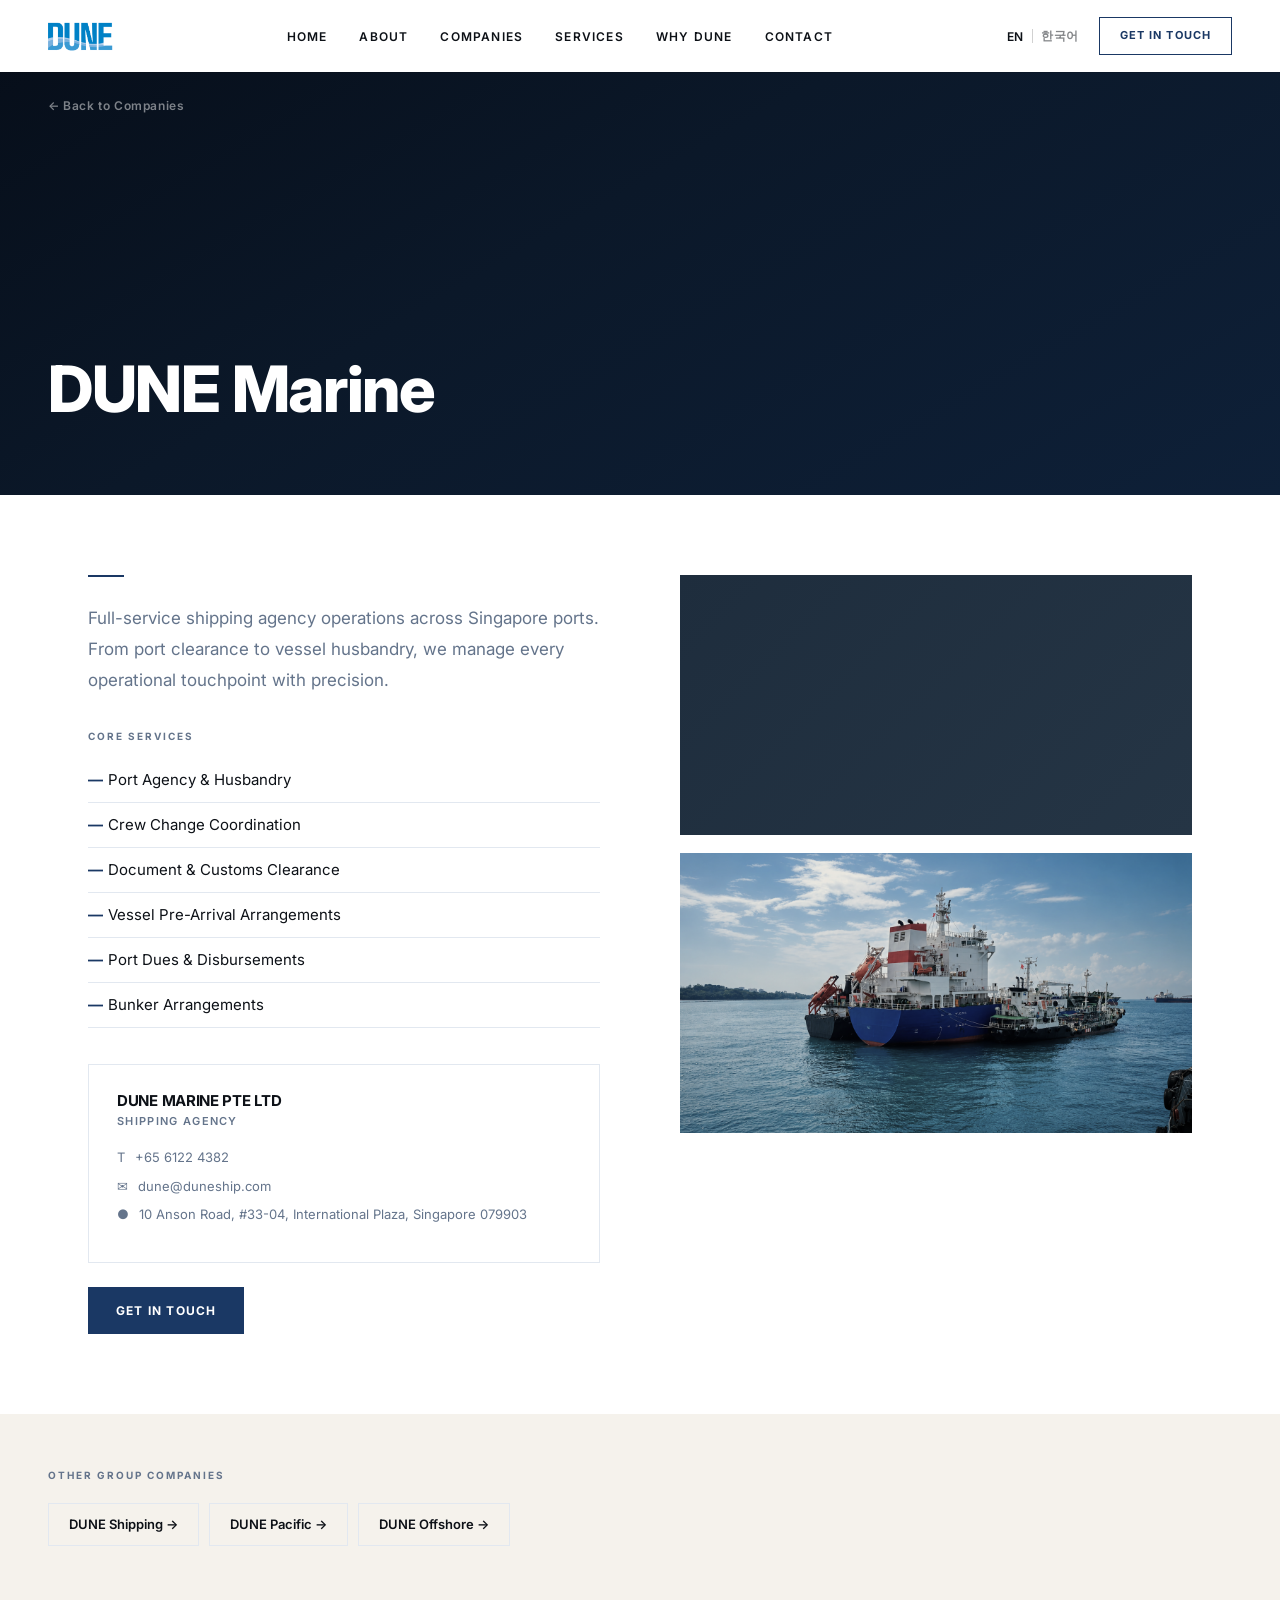
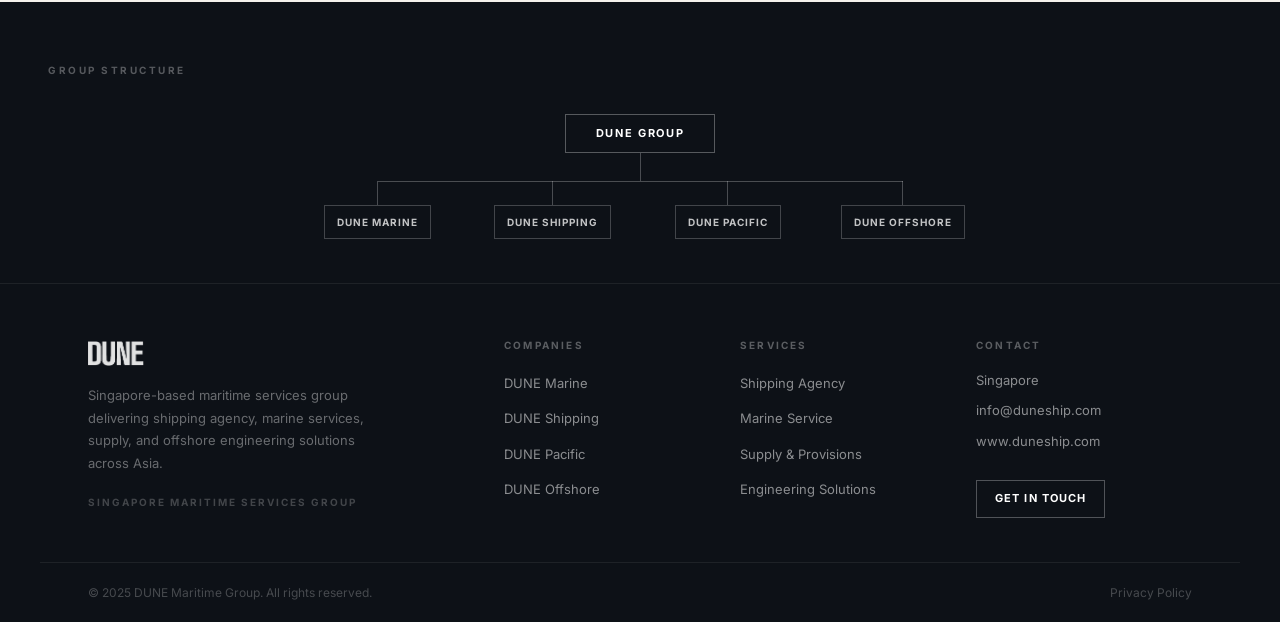
<file: dune-marine.html>
<!DOCTYPE html>
<html lang="en">
<head>
  <meta charset="UTF-8" />
  <meta name="viewport" content="width=device-width, initial-scale=1.0" />
  <title>DUNE Marine — Shipping Agency | DUNE Maritime Group</title>
  <link rel="preconnect" href="https://fonts.googleapis.com" />
  <link rel="preconnect" href="https://fonts.gstatic.com" crossorigin />
  <link href="https://fonts.googleapis.com/css2?family=Inter:wght@300;400;500;600;700;800&display=swap" rel="stylesheet" />
  <link rel="stylesheet" href="css/style.css" />
  <link rel="icon" type="image/png" href="Logo/DUNE Favicon.png" />
</head>
<body class="page-company">

<!-- ============ NAVBAR ============ -->
<nav class="navbar solid" id="navbar">
  <a href="index.html" class="nav-logo"><img src="Logo/DUNE Logo.png" alt="DUNE Maritime Group" /></a>
  <ul class="nav-links">
    <li><a href="index.html"     class="nav-link" data-en="HOME"      data-ko="홈">HOME</a></li>
    <li><a href="about.html"     class="nav-link" data-en="ABOUT"     data-ko="소개">ABOUT</a></li>
    <li><a href="companies.html" class="nav-link" data-en="COMPANIES" data-ko="계열사">COMPANIES</a></li>
    <li><a href="services.html"  class="nav-link" data-en="SERVICES"  data-ko="서비스">SERVICES</a></li>
    <li><a href="why-dune.html"  class="nav-link" data-en="WHY DUNE"  data-ko="왜 DUNE인가">WHY DUNE</a></li>
    <li><a href="contact.html"   class="nav-link" data-en="CONTACT"   data-ko="문의">CONTACT</a></li>
  </ul>
  <div class="nav-right">
    <div class="lang-toggle">
      <button class="lang-btn" data-lang="en">EN</button>
      <span class="lang-divider"></span>
      <button class="lang-btn" data-lang="ko">한국어</button>
    </div>
    <a href="contact.html" class="nav-cta" data-en="GET IN TOUCH" data-ko="문의하기">GET IN TOUCH</a>
  </div>
  <button class="hamburger" aria-label="Open menu"><span></span><span></span><span></span></button>
</nav>
<div class="nav-mobile-overlay">
  <button class="mob-close-btn">&#x2715;</button>
  <a href="index.html"     class="nav-link" data-en="HOME"      data-ko="홈">HOME</a>
  <a href="about.html"     class="nav-link" data-en="ABOUT"     data-ko="소개">ABOUT</a>
  <a href="companies.html" class="nav-link" data-en="COMPANIES" data-ko="계열사">COMPANIES</a>
  <a href="services.html"  class="nav-link" data-en="SERVICES"  data-ko="서비스">SERVICES</a>
  <a href="why-dune.html"  class="nav-link" data-en="WHY DUNE"  data-ko="왜 DUNE인가">WHY DUNE</a>
  <a href="contact.html"   class="nav-link" data-en="CONTACT"   data-ko="문의">CONTACT</a>
  <div class="mob-lang">
    <button class="mob-lang-btn" data-lang="en">EN</button>
    <span class="mob-lang-div"></span>
    <button class="mob-lang-btn" data-lang="ko">한국어</button>
  </div>
</div>

<!-- ============ HERO ============ -->
<section class="company-hero">
  <a href="companies.html" class="back-link" data-en="&#8592; Back to Companies" data-ko="&#8592; 계열사로 돌아가기">&#8592; Back to Companies</a>
  <h1>DUNE Marine</h1>
</section>

<!-- ============ COMPANY BODY ============ -->
<div class="company-body">
  <div class="fade-up">
    <div class="co-divider"></div>
    <p class="intro-para" data-en="Full-service shipping agency operations across Singapore ports. From port clearance to vessel husbandry, we manage every operational touchpoint with precision." data-ko="싱가포르 전 항구에서의 종합 선박 대리점 서비스. 항만 통관부터 선박 관리까지, 모든 운영 접점을 정밀하게 관리합니다.">Full-service shipping agency operations across Singapore ports. From port clearance to vessel husbandry, we manage every operational touchpoint with precision.</p>

    <p class="core-label" data-en="CORE SERVICES" data-ko="주요 서비스">CORE SERVICES</p>
    <ul class="core-list">
      <li data-en="Port Agency &amp; Husbandry"       data-ko="항만 대리점 및 선박 관리">Port Agency &amp; Husbandry</li>
      <li data-en="Crew Change Coordination"         data-ko="선원 교대 조정">Crew Change Coordination</li>
      <li data-en="Document &amp; Customs Clearance"  data-ko="서류 및 통관 처리">Document &amp; Customs Clearance</li>
      <li data-en="Vessel Pre-Arrival Arrangements"   data-ko="선박 입항 전 준비">Vessel Pre-Arrival Arrangements</li>
      <li data-en="Port Dues &amp; Disbursements"     data-ko="항만 요금 및 지출 처리">Port Dues &amp; Disbursements</li>
      <li data-en="Bunker Arrangements"               data-ko="벙커링 준비">Bunker Arrangements</li>
    </ul>

    <div class="info-card">
      <h4>DUNE MARINE PTE LTD</h4>
      <p class="co-type" data-en="SHIPPING AGENCY" data-ko="해운 대리점">SHIPPING AGENCY</p>
      <div class="info-detail"><span>T</span><a href="tel:+6561224382">+65 6122 4382</a></div>
      <div class="info-detail"><span>&#9993;</span><a href="mailto:dune@duneship.com">dune@duneship.com</a></div>
      <div class="info-detail"><span>&#9679;</span><span data-en="10 Anson Road, #33-04, International Plaza, Singapore 079903" data-ko="10 Anson Road, #33-04, International Plaza, Singapore 079903">10 Anson Road, #33-04, International Plaza, Singapore 079903</span></div>
    </div>

    <a href="contact.html" class="btn btn-primary" data-en="GET IN TOUCH" data-ko="문의하기">GET IN TOUCH</a>
  </div>

  <div class="co-photo-stack fade-up">
    <div class="co-map">
      <iframe src="https://maps.google.com/maps?q=International+Plaza+10+Anson+Road+Singapore+079903&output=embed&z=16" width="100%" height="100%" style="border:0;" allowfullscreen="" loading="lazy" referrerpolicy="no-referrer-when-downgrade"></iframe>
    </div>
    <div class="co-photo">
      <img src="Photos/DUNE MARINE Bunkering.png" alt="DUNE Marine operations" />
    </div>
  </div>
</div>

<!-- ============ OTHER COMPANIES ============ -->
<div class="other-cos">
  <div class="other-cos-inner">
    <h4 data-en="OTHER GROUP COMPANIES" data-ko="다른 계열사">OTHER GROUP COMPANIES</h4>
    <div class="other-co-links">
      <a href="dune-shipping.html" class="other-co-link">DUNE Shipping &rarr;</a>
      <a href="dune-pacific.html"  class="other-co-link">DUNE Pacific &rarr;</a>
      <a href="dune-offshore.html" class="other-co-link">DUNE Offshore &rarr;</a>
    </div>
  </div>
</div>

<!-- ============ FOOTER ============ -->
<footer>
  <div class="footer-org">
    <div class="footer-org-wrap">
      <p class="org-label" data-en="GROUP STRUCTURE" data-ko="그룹 구조">GROUP STRUCTURE</p>
      <div class="org-chart">
        <div class="org-top">DUNE GROUP</div>
        <div class="org-vline"></div>
        <div class="org-bottom-row">
          <div class="org-branch"><div class="org-branch-vline"></div><div class="org-node">DUNE MARINE</div></div>
          <div class="org-branch"><div class="org-branch-vline"></div><div class="org-node">DUNE SHIPPING</div></div>
          <div class="org-branch"><div class="org-branch-vline"></div><div class="org-node">DUNE PACIFIC</div></div>
          <div class="org-branch"><div class="org-branch-vline"></div><div class="org-node">DUNE OFFSHORE</div></div>
        </div>
      </div>
    </div>
  </div>
  <div class="footer-main">
    <div>
      <img src="Logo/DUNE Logo.png" alt="DUNE" class="footer-logo-img" />
      <p class="footer-desc" data-en="Singapore-based maritime services group delivering shipping agency, marine services, supply, and offshore engineering solutions across Asia." data-ko="싱가포르 기반 해운 서비스 그룹으로 아시아 전역에 선박 대리점, 해양 서비스, 공급, 해양 엔지니어링 솔루션을 제공합니다.">Singapore-based maritime services group delivering shipping agency, marine services, supply, and offshore engineering solutions across Asia.</p>
      <span class="footer-tag" data-en="SINGAPORE MARITIME SERVICES GROUP" data-ko="싱가포르 해운 서비스 그룹">SINGAPORE MARITIME SERVICES GROUP</span>
    </div>
    <div class="footer-col">
      <h5 data-en="COMPANIES" data-ko="계열사">COMPANIES</h5>
      <ul>
        <li><a href="dune-marine.html">DUNE Marine</a></li>
        <li><a href="dune-shipping.html">DUNE Shipping</a></li>
        <li><a href="dune-pacific.html">DUNE Pacific</a></li>
        <li><a href="dune-offshore.html">DUNE Offshore</a></li>
      </ul>
    </div>
    <div class="footer-col">
      <h5 data-en="SERVICES" data-ko="서비스">SERVICES</h5>
      <ul>
        <li><a href="services.html" data-en="Shipping Agency"       data-ko="해운 대리점">Shipping Agency</a></li>
        <li><a href="services.html" data-en="Marine Service"        data-ko="해양 서비스">Marine Service</a></li>
        <li><a href="services.html" data-en="Supply &amp; Provisions" data-ko="선용품 공급">Supply &amp; Provisions</a></li>
        <li><a href="services.html" data-en="Engineering Solutions" data-ko="엔지니어링 솔루션">Engineering Solutions</a></li>
      </ul>
    </div>
    <div class="footer-col">
      <h5 data-en="CONTACT" data-ko="연락처">CONTACT</h5>
      <span class="footer-contact-line">Singapore</span>
      <a href="mailto:info@duneship.com" class="footer-contact-line">info@duneship.com</a>
      <a href="https://www.duneship.com" class="footer-contact-line" target="_blank" rel="noopener">www.duneship.com</a>
      <a href="contact.html" class="footer-cta" data-en="GET IN TOUCH" data-ko="문의하기">GET IN TOUCH</a>
    </div>
  </div>
  <div class="footer-bottom">
    <p data-en="&copy; 2025 DUNE Maritime Group. All rights reserved." data-ko="&copy; 2025 DUNE 해운 그룹. 모든 권리 보유.">&copy; 2025 DUNE Maritime Group. All rights reserved.</p>
    <a href="#" data-en="Privacy Policy" data-ko="개인정보처리방침">Privacy Policy</a>
  </div>
</footer>

<script src="js/main.js"></script>
</body>
</html>
</file>
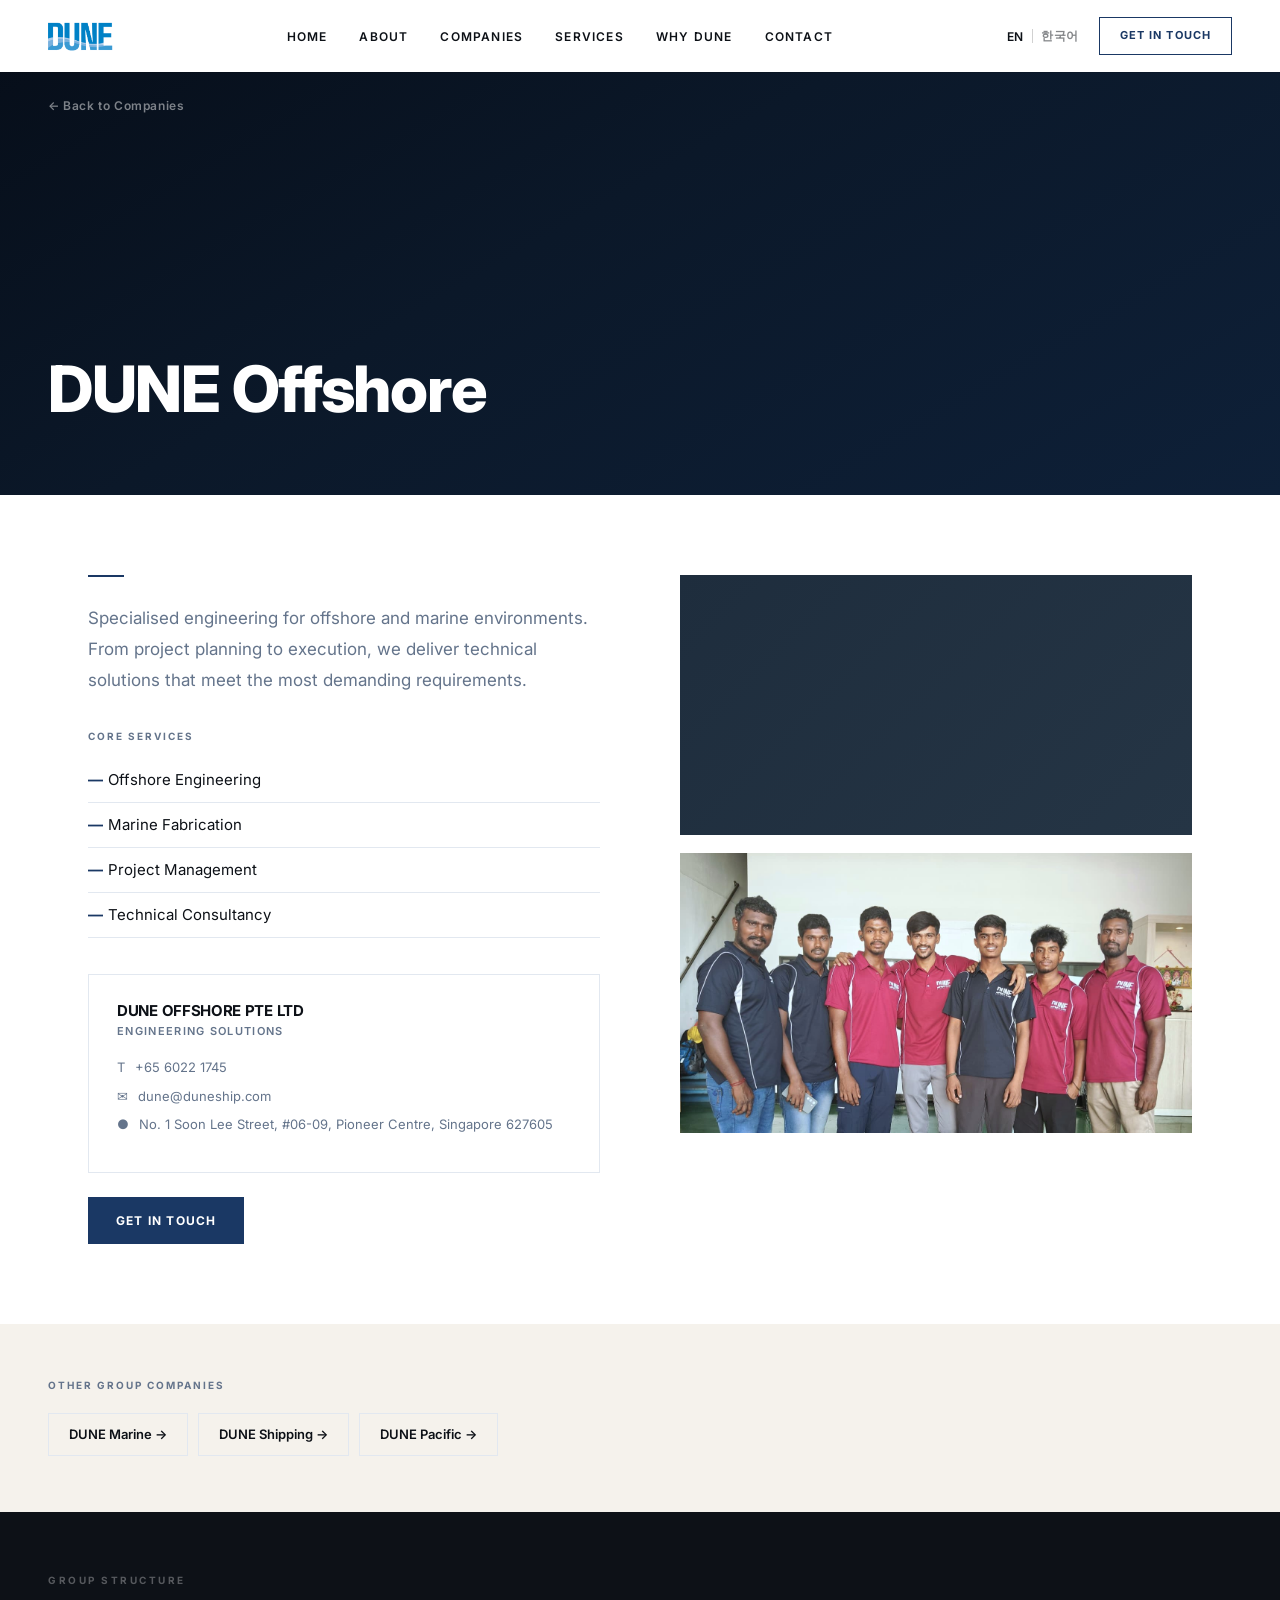
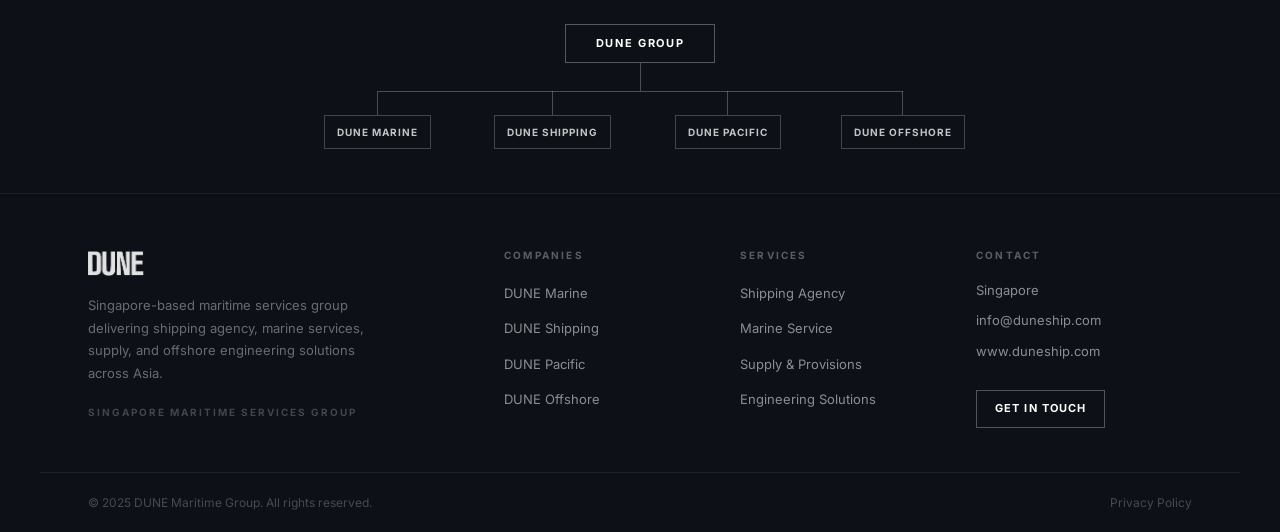
<file: dune-offshore.html>
<!DOCTYPE html>
<html lang="en">
<head>
  <meta charset="UTF-8" />
  <meta name="viewport" content="width=device-width, initial-scale=1.0" />
  <title>DUNE Offshore — Engineering Solutions | DUNE Maritime Group</title>
  <link rel="preconnect" href="https://fonts.googleapis.com" />
  <link rel="preconnect" href="https://fonts.gstatic.com" crossorigin />
  <link href="https://fonts.googleapis.com/css2?family=Inter:wght@300;400;500;600;700;800&display=swap" rel="stylesheet" />
  <link rel="stylesheet" href="css/style.css" />
  <link rel="icon" type="image/png" href="Logo/DUNE Favicon.png" />
</head>
<body class="page-company">

<!-- ============ NAVBAR ============ -->
<nav class="navbar solid" id="navbar">
  <a href="index.html" class="nav-logo"><img src="Logo/DUNE Logo.png" alt="DUNE Maritime Group" /></a>
  <ul class="nav-links">
    <li><a href="index.html"     class="nav-link" data-en="HOME"      data-ko="홈">HOME</a></li>
    <li><a href="about.html"     class="nav-link" data-en="ABOUT"     data-ko="소개">ABOUT</a></li>
    <li><a href="companies.html" class="nav-link" data-en="COMPANIES" data-ko="계열사">COMPANIES</a></li>
    <li><a href="services.html"  class="nav-link" data-en="SERVICES"  data-ko="서비스">SERVICES</a></li>
    <li><a href="why-dune.html"  class="nav-link" data-en="WHY DUNE"  data-ko="왜 DUNE인가">WHY DUNE</a></li>
    <li><a href="contact.html"   class="nav-link" data-en="CONTACT"   data-ko="문의">CONTACT</a></li>
  </ul>
  <div class="nav-right">
    <div class="lang-toggle">
      <button class="lang-btn" data-lang="en">EN</button>
      <span class="lang-divider"></span>
      <button class="lang-btn" data-lang="ko">한국어</button>
    </div>
    <a href="contact.html" class="nav-cta" data-en="GET IN TOUCH" data-ko="문의하기">GET IN TOUCH</a>
  </div>
  <button class="hamburger" aria-label="Open menu"><span></span><span></span><span></span></button>
</nav>
<div class="nav-mobile-overlay">
  <button class="mob-close-btn">&#x2715;</button>
  <a href="index.html"     class="nav-link" data-en="HOME"      data-ko="홈">HOME</a>
  <a href="about.html"     class="nav-link" data-en="ABOUT"     data-ko="소개">ABOUT</a>
  <a href="companies.html" class="nav-link" data-en="COMPANIES" data-ko="계열사">COMPANIES</a>
  <a href="services.html"  class="nav-link" data-en="SERVICES"  data-ko="서비스">SERVICES</a>
  <a href="why-dune.html"  class="nav-link" data-en="WHY DUNE"  data-ko="왜 DUNE인가">WHY DUNE</a>
  <a href="contact.html"   class="nav-link" data-en="CONTACT"   data-ko="문의">CONTACT</a>
  <div class="mob-lang">
    <button class="mob-lang-btn" data-lang="en">EN</button>
    <span class="mob-lang-div"></span>
    <button class="mob-lang-btn" data-lang="ko">한국어</button>
  </div>
</div>

<!-- ============ HERO ============ -->
<section class="company-hero">
  <a href="companies.html" class="back-link" data-en="&#8592; Back to Companies" data-ko="&#8592; 계열사로 돌아가기">&#8592; Back to Companies</a>
  <h1>DUNE Offshore</h1>
</section>

<!-- ============ COMPANY BODY ============ -->
<div class="company-body">
  <div class="fade-up">
    <div class="co-divider"></div>
    <p class="intro-para" data-en="Specialised engineering for offshore and marine environments. From project planning to execution, we deliver technical solutions that meet the most demanding requirements." data-ko="해양 및 해상 환경을 위한 전문 엔지니어링 서비스. 프로젝트 기획부터 실행까지, 가장 까다로운 요구사항을 충족하는 기술 솔루션을 제공합니다.">Specialised engineering for offshore and marine environments. From project planning to execution, we deliver technical solutions that meet the most demanding requirements.</p>

    <p class="core-label" data-en="CORE SERVICES" data-ko="주요 서비스">CORE SERVICES</p>
    <ul class="core-list">
      <li data-en="Offshore Engineering"    data-ko="해양 엔지니어링">Offshore Engineering</li>
      <li data-en="Marine Fabrication"      data-ko="해양 구조물 제작">Marine Fabrication</li>
      <li data-en="Project Management"      data-ko="프로젝트 관리">Project Management</li>
      <li data-en="Technical Consultancy"   data-ko="기술 컨설팅">Technical Consultancy</li>
    </ul>

    <div class="info-card">
      <h4>DUNE OFFSHORE PTE LTD</h4>
      <p class="co-type" data-en="ENGINEERING SOLUTIONS" data-ko="엔지니어링 솔루션">ENGINEERING SOLUTIONS</p>
      <div class="info-detail"><span>T</span><a href="tel:+6560221745">+65 6022 1745</a></div>
      <div class="info-detail"><span>&#9993;</span><a href="mailto:dune@duneship.com">dune@duneship.com</a></div>
      <div class="info-detail"><span>&#9679;</span><span data-en="No. 1 Soon Lee Street, #06-09, Pioneer Centre, Singapore 627605" data-ko="No. 1 Soon Lee Street, #06-09, Pioneer Centre, Singapore 627605">No. 1 Soon Lee Street, #06-09, Pioneer Centre, Singapore 627605</span></div>
    </div>

    <a href="contact.html" class="btn btn-primary" data-en="GET IN TOUCH" data-ko="문의하기">GET IN TOUCH</a>
  </div>

  <div class="co-photo-stack fade-up">
    <div class="co-map">
      <iframe src="https://maps.google.com/maps?q=Pioneer+Centre+1+Soon+Lee+Street+Singapore+627605&output=embed&z=16" width="100%" height="100%" style="border:0;" allowfullscreen="" loading="lazy" referrerpolicy="no-referrer-when-downgrade"></iframe>
    </div>
    <div class="co-photo">
      <img src="Photos/DUNE OFFSHORE WORKERS 2.jpeg" alt="DUNE Offshore engineering" />
    </div>
  </div>
</div>

<!-- ============ OTHER COMPANIES ============ -->
<div class="other-cos">
  <div class="other-cos-inner">
    <h4 data-en="OTHER GROUP COMPANIES" data-ko="다른 계열사">OTHER GROUP COMPANIES</h4>
    <div class="other-co-links">
      <a href="dune-marine.html"   class="other-co-link">DUNE Marine &rarr;</a>
      <a href="dune-shipping.html" class="other-co-link">DUNE Shipping &rarr;</a>
      <a href="dune-pacific.html"  class="other-co-link">DUNE Pacific &rarr;</a>
    </div>
  </div>
</div>

<!-- ============ FOOTER ============ -->
<footer>
  <div class="footer-org">
    <div class="footer-org-wrap">
      <p class="org-label" data-en="GROUP STRUCTURE" data-ko="그룹 구조">GROUP STRUCTURE</p>
      <div class="org-chart">
        <div class="org-top">DUNE GROUP</div>
        <div class="org-vline"></div>
        <div class="org-bottom-row">
          <div class="org-branch"><div class="org-branch-vline"></div><div class="org-node">DUNE MARINE</div></div>
          <div class="org-branch"><div class="org-branch-vline"></div><div class="org-node">DUNE SHIPPING</div></div>
          <div class="org-branch"><div class="org-branch-vline"></div><div class="org-node">DUNE PACIFIC</div></div>
          <div class="org-branch"><div class="org-branch-vline"></div><div class="org-node">DUNE OFFSHORE</div></div>
        </div>
      </div>
    </div>
  </div>
  <div class="footer-main">
    <div>
      <img src="Logo/DUNE Logo.png" alt="DUNE" class="footer-logo-img" />
      <p class="footer-desc" data-en="Singapore-based maritime services group delivering shipping agency, marine services, supply, and offshore engineering solutions across Asia." data-ko="싱가포르 기반 해운 서비스 그룹으로 아시아 전역에 선박 대리점, 해양 서비스, 공급, 해양 엔지니어링 솔루션을 제공합니다.">Singapore-based maritime services group delivering shipping agency, marine services, supply, and offshore engineering solutions across Asia.</p>
      <span class="footer-tag" data-en="SINGAPORE MARITIME SERVICES GROUP" data-ko="싱가포르 해운 서비스 그룹">SINGAPORE MARITIME SERVICES GROUP</span>
    </div>
    <div class="footer-col">
      <h5 data-en="COMPANIES" data-ko="계열사">COMPANIES</h5>
      <ul>
        <li><a href="dune-marine.html">DUNE Marine</a></li>
        <li><a href="dune-shipping.html">DUNE Shipping</a></li>
        <li><a href="dune-pacific.html">DUNE Pacific</a></li>
        <li><a href="dune-offshore.html">DUNE Offshore</a></li>
      </ul>
    </div>
    <div class="footer-col">
      <h5 data-en="SERVICES" data-ko="서비스">SERVICES</h5>
      <ul>
        <li><a href="services.html" data-en="Shipping Agency"       data-ko="해운 대리점">Shipping Agency</a></li>
        <li><a href="services.html" data-en="Marine Service"        data-ko="해양 서비스">Marine Service</a></li>
        <li><a href="services.html" data-en="Supply &amp; Provisions" data-ko="선용품 공급">Supply &amp; Provisions</a></li>
        <li><a href="services.html" data-en="Engineering Solutions" data-ko="엔지니어링 솔루션">Engineering Solutions</a></li>
      </ul>
    </div>
    <div class="footer-col">
      <h5 data-en="CONTACT" data-ko="연락처">CONTACT</h5>
      <span class="footer-contact-line">Singapore</span>
      <a href="mailto:info@duneship.com" class="footer-contact-line">info@duneship.com</a>
      <a href="https://www.duneship.com" class="footer-contact-line" target="_blank" rel="noopener">www.duneship.com</a>
      <a href="contact.html" class="footer-cta" data-en="GET IN TOUCH" data-ko="문의하기">GET IN TOUCH</a>
    </div>
  </div>
  <div class="footer-bottom">
    <p data-en="&copy; 2025 DUNE Maritime Group. All rights reserved." data-ko="&copy; 2025 DUNE 해운 그룹. 모든 권리 보유.">&copy; 2025 DUNE Maritime Group. All rights reserved.</p>
    <a href="#" data-en="Privacy Policy" data-ko="개인정보처리방침">Privacy Policy</a>
  </div>
</footer>

<script src="js/main.js"></script>
</body>
</html>
</file>
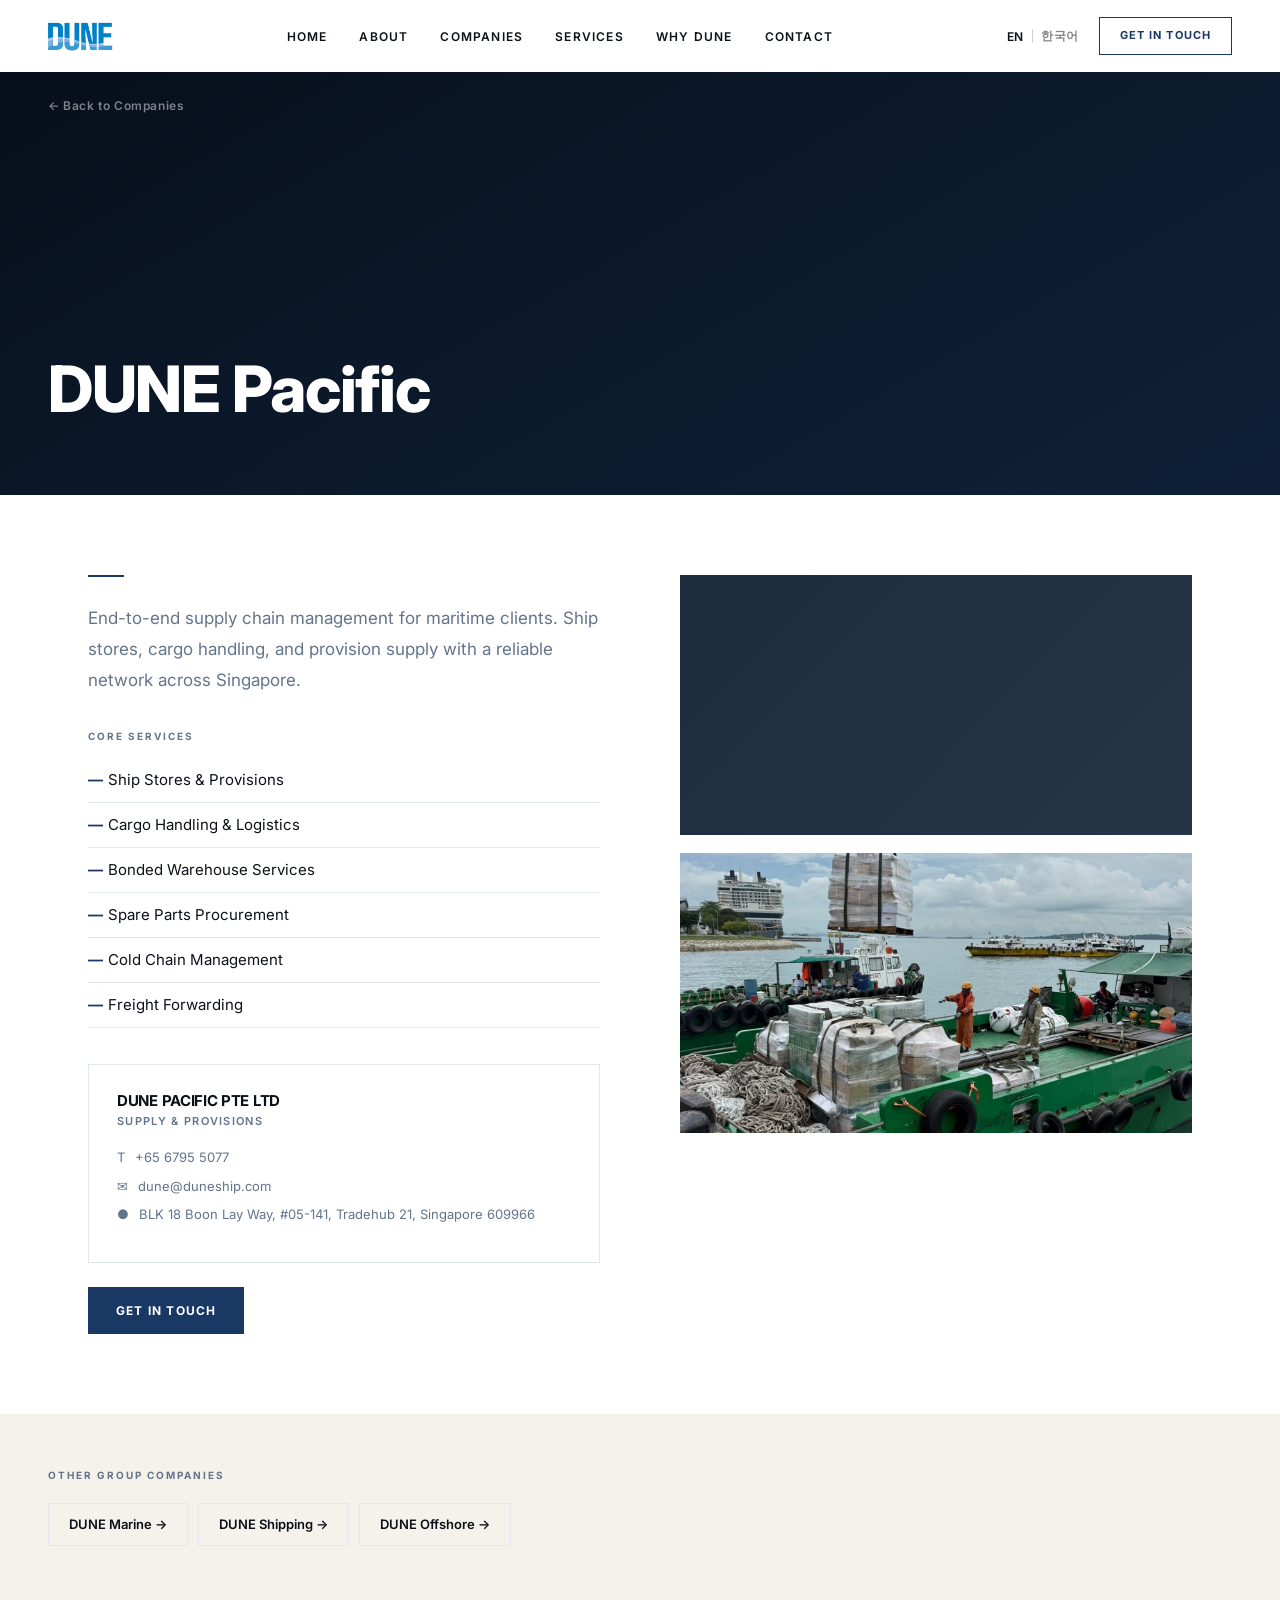
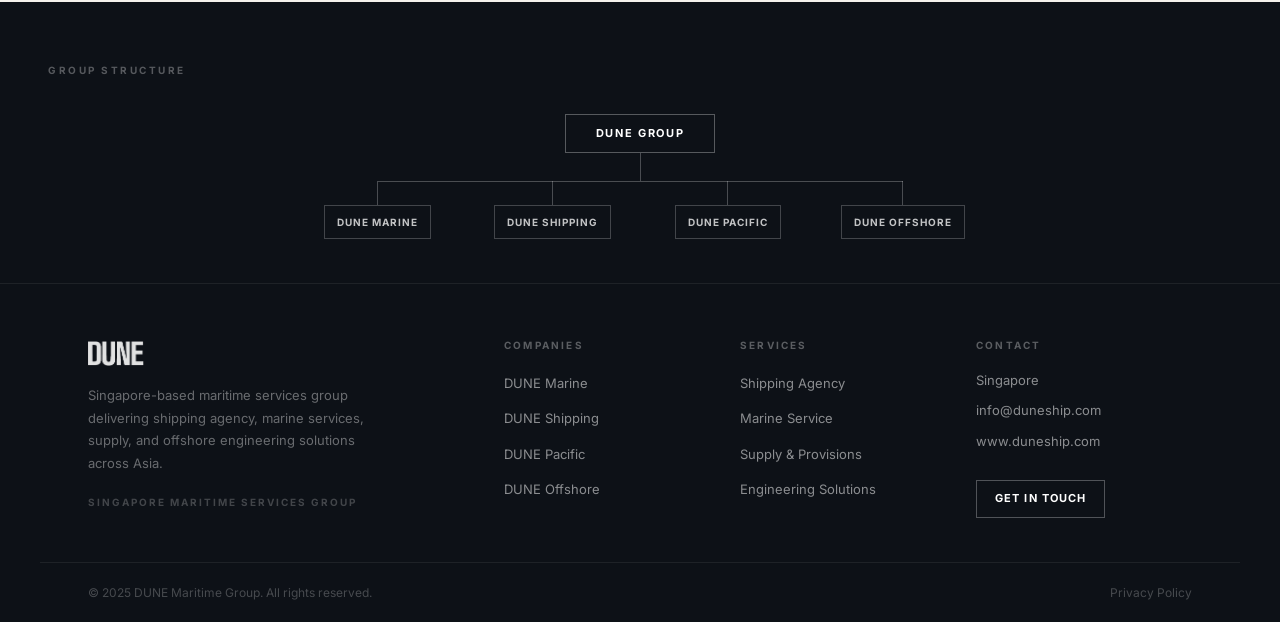
<file: dune-pacific.html>
<!DOCTYPE html>
<html lang="en">
<head>
  <meta charset="UTF-8" />
  <meta name="viewport" content="width=device-width, initial-scale=1.0" />
  <title>DUNE Pacific — Supply &amp; Provisions | DUNE Maritime Group</title>
  <link rel="preconnect" href="https://fonts.googleapis.com" />
  <link rel="preconnect" href="https://fonts.gstatic.com" crossorigin />
  <link href="https://fonts.googleapis.com/css2?family=Inter:wght@300;400;500;600;700;800&display=swap" rel="stylesheet" />
  <link rel="stylesheet" href="css/style.css" />
  <link rel="icon" type="image/png" href="Logo/DUNE Favicon.png" />
</head>
<body class="page-company">

<!-- ============ NAVBAR ============ -->
<nav class="navbar solid" id="navbar">
  <a href="index.html" class="nav-logo"><img src="Logo/DUNE Logo.png" alt="DUNE Maritime Group" /></a>
  <ul class="nav-links">
    <li><a href="index.html"     class="nav-link" data-en="HOME"      data-ko="홈">HOME</a></li>
    <li><a href="about.html"     class="nav-link" data-en="ABOUT"     data-ko="소개">ABOUT</a></li>
    <li><a href="companies.html" class="nav-link" data-en="COMPANIES" data-ko="계열사">COMPANIES</a></li>
    <li><a href="services.html"  class="nav-link" data-en="SERVICES"  data-ko="서비스">SERVICES</a></li>
    <li><a href="why-dune.html"  class="nav-link" data-en="WHY DUNE"  data-ko="왜 DUNE인가">WHY DUNE</a></li>
    <li><a href="contact.html"   class="nav-link" data-en="CONTACT"   data-ko="문의">CONTACT</a></li>
  </ul>
  <div class="nav-right">
    <div class="lang-toggle">
      <button class="lang-btn" data-lang="en">EN</button>
      <span class="lang-divider"></span>
      <button class="lang-btn" data-lang="ko">한국어</button>
    </div>
    <a href="contact.html" class="nav-cta" data-en="GET IN TOUCH" data-ko="문의하기">GET IN TOUCH</a>
  </div>
  <button class="hamburger" aria-label="Open menu"><span></span><span></span><span></span></button>
</nav>
<div class="nav-mobile-overlay">
  <button class="mob-close-btn">&#x2715;</button>
  <a href="index.html"     class="nav-link" data-en="HOME"      data-ko="홈">HOME</a>
  <a href="about.html"     class="nav-link" data-en="ABOUT"     data-ko="소개">ABOUT</a>
  <a href="companies.html" class="nav-link" data-en="COMPANIES" data-ko="계열사">COMPANIES</a>
  <a href="services.html"  class="nav-link" data-en="SERVICES"  data-ko="서비스">SERVICES</a>
  <a href="why-dune.html"  class="nav-link" data-en="WHY DUNE"  data-ko="왜 DUNE인가">WHY DUNE</a>
  <a href="contact.html"   class="nav-link" data-en="CONTACT"   data-ko="문의">CONTACT</a>
  <div class="mob-lang">
    <button class="mob-lang-btn" data-lang="en">EN</button>
    <span class="mob-lang-div"></span>
    <button class="mob-lang-btn" data-lang="ko">한국어</button>
  </div>
</div>

<!-- ============ HERO ============ -->
<section class="company-hero">
  <a href="companies.html" class="back-link" data-en="&#8592; Back to Companies" data-ko="&#8592; 계열사로 돌아가기">&#8592; Back to Companies</a>
  <h1>DUNE Pacific</h1>
</section>

<!-- ============ COMPANY BODY ============ -->
<div class="company-body">
  <div class="fade-up">
    <div class="co-divider"></div>
    <p class="intro-para" data-en="End-to-end supply chain management for maritime clients. Ship stores, cargo handling, and provision supply with a reliable network across Singapore." data-ko="해운 고객을 위한 엔드투엔드 공급망 관리. 싱가포르 전역의 신뢰할 수 있는 네트워크를 통해 선용품, 화물 처리 및 물자 공급 서비스를 제공합니다.">End-to-end supply chain management for maritime clients. Ship stores, cargo handling, and provision supply with a reliable network across Singapore.</p>

    <p class="core-label" data-en="CORE SERVICES" data-ko="주요 서비스">CORE SERVICES</p>
    <ul class="core-list">
      <li data-en="Ship Stores &amp; Provisions"       data-ko="선용품 및 식량 공급">Ship Stores &amp; Provisions</li>
      <li data-en="Cargo Handling &amp; Logistics"     data-ko="화물 처리 및 물류">Cargo Handling &amp; Logistics</li>
      <li data-en="Bonded Warehouse Services"          data-ko="보세창고 서비스">Bonded Warehouse Services</li>
      <li data-en="Spare Parts Procurement"            data-ko="예비 부품 조달">Spare Parts Procurement</li>
      <li data-en="Cold Chain Management"              data-ko="냉동 체인 관리">Cold Chain Management</li>
      <li data-en="Freight Forwarding"                 data-ko="화물 운송 주선">Freight Forwarding</li>
    </ul>

    <div class="info-card">
      <h4>DUNE PACIFIC PTE LTD</h4>
      <p class="co-type" data-en="SUPPLY &amp; PROVISIONS" data-ko="선용품 공급">SUPPLY &amp; PROVISIONS</p>
      <div class="info-detail"><span>T</span><a href="tel:+6567955077">+65 6795 5077</a></div>
      <div class="info-detail"><span>&#9993;</span><a href="mailto:dune@duneship.com">dune@duneship.com</a></div>
      <div class="info-detail"><span>&#9679;</span><span data-en="BLK 18 Boon Lay Way, #05-141, Tradehub 21, Singapore 609966" data-ko="BLK 18 Boon Lay Way, #05-141, Tradehub 21, Singapore 609966">BLK 18 Boon Lay Way, #05-141, Tradehub 21, Singapore 609966</span></div>
    </div>

    <a href="contact.html" class="btn btn-primary" data-en="GET IN TOUCH" data-ko="문의하기">GET IN TOUCH</a>
  </div>

  <div class="co-photo-stack fade-up">
    <div class="co-map">
      <iframe src="https://maps.google.com/maps?q=Tradehub+21+18+Boon+Lay+Way+Singapore+609966&output=embed&z=16" width="100%" height="100%" style="border:0;" allowfullscreen="" loading="lazy" referrerpolicy="no-referrer-when-downgrade"></iframe>
    </div>
    <div class="co-photo">
      <img src="Photos/DUNE PACIFIC WORKERS.jpeg" alt="DUNE Pacific supply operations" /> -->
    </div>
  </div>
</div>

<!-- ============ OTHER COMPANIES ============ -->
<div class="other-cos">
  <div class="other-cos-inner">
    <h4 data-en="OTHER GROUP COMPANIES" data-ko="다른 계열사">OTHER GROUP COMPANIES</h4>
    <div class="other-co-links">
      <a href="dune-marine.html"   class="other-co-link">DUNE Marine &rarr;</a>
      <a href="dune-shipping.html" class="other-co-link">DUNE Shipping &rarr;</a>
      <a href="dune-offshore.html" class="other-co-link">DUNE Offshore &rarr;</a>
    </div>
  </div>
</div>

<!-- ============ FOOTER ============ -->
<footer>
  <div class="footer-org">
    <div class="footer-org-wrap">
      <p class="org-label" data-en="GROUP STRUCTURE" data-ko="그룹 구조">GROUP STRUCTURE</p>
      <div class="org-chart">
        <div class="org-top">DUNE GROUP</div>
        <div class="org-vline"></div>
        <div class="org-bottom-row">
          <div class="org-branch"><div class="org-branch-vline"></div><div class="org-node">DUNE MARINE</div></div>
          <div class="org-branch"><div class="org-branch-vline"></div><div class="org-node">DUNE SHIPPING</div></div>
          <div class="org-branch"><div class="org-branch-vline"></div><div class="org-node">DUNE PACIFIC</div></div>
          <div class="org-branch"><div class="org-branch-vline"></div><div class="org-node">DUNE OFFSHORE</div></div>
        </div>
      </div>
    </div>
  </div>
  <div class="footer-main">
    <div>
      <img src="Logo/DUNE Logo.png" alt="DUNE" class="footer-logo-img" />
      <p class="footer-desc" data-en="Singapore-based maritime services group delivering shipping agency, marine services, supply, and offshore engineering solutions across Asia." data-ko="싱가포르 기반 해운 서비스 그룹으로 아시아 전역에 선박 대리점, 해양 서비스, 공급, 해양 엔지니어링 솔루션을 제공합니다.">Singapore-based maritime services group delivering shipping agency, marine services, supply, and offshore engineering solutions across Asia.</p>
      <span class="footer-tag" data-en="SINGAPORE MARITIME SERVICES GROUP" data-ko="싱가포르 해운 서비스 그룹">SINGAPORE MARITIME SERVICES GROUP</span>
    </div>
    <div class="footer-col">
      <h5 data-en="COMPANIES" data-ko="계열사">COMPANIES</h5>
      <ul>
        <li><a href="dune-marine.html">DUNE Marine</a></li>
        <li><a href="dune-shipping.html">DUNE Shipping</a></li>
        <li><a href="dune-pacific.html">DUNE Pacific</a></li>
        <li><a href="dune-offshore.html">DUNE Offshore</a></li>
      </ul>
    </div>
    <div class="footer-col">
      <h5 data-en="SERVICES" data-ko="서비스">SERVICES</h5>
      <ul>
        <li><a href="services.html" data-en="Shipping Agency"       data-ko="해운 대리점">Shipping Agency</a></li>
        <li><a href="services.html" data-en="Marine Service"        data-ko="해양 서비스">Marine Service</a></li>
        <li><a href="services.html" data-en="Supply &amp; Provisions" data-ko="선용품 공급">Supply &amp; Provisions</a></li>
        <li><a href="services.html" data-en="Engineering Solutions" data-ko="엔지니어링 솔루션">Engineering Solutions</a></li>
      </ul>
    </div>
    <div class="footer-col">
      <h5 data-en="CONTACT" data-ko="연락처">CONTACT</h5>
      <span class="footer-contact-line">Singapore</span>
      <a href="mailto:info@duneship.com" class="footer-contact-line">info@duneship.com</a>
      <a href="https://www.duneship.com" class="footer-contact-line" target="_blank" rel="noopener">www.duneship.com</a>
      <a href="contact.html" class="footer-cta" data-en="GET IN TOUCH" data-ko="문의하기">GET IN TOUCH</a>
    </div>
  </div>
  <div class="footer-bottom">
    <p data-en="&copy; 2025 DUNE Maritime Group. All rights reserved." data-ko="&copy; 2025 DUNE 해운 그룹. 모든 권리 보유.">&copy; 2025 DUNE Maritime Group. All rights reserved.</p>
    <a href="#" data-en="Privacy Policy" data-ko="개인정보처리방침">Privacy Policy</a>
  </div>
</footer>

<script src="js/main.js"></script>
</body>
</html>
</file>
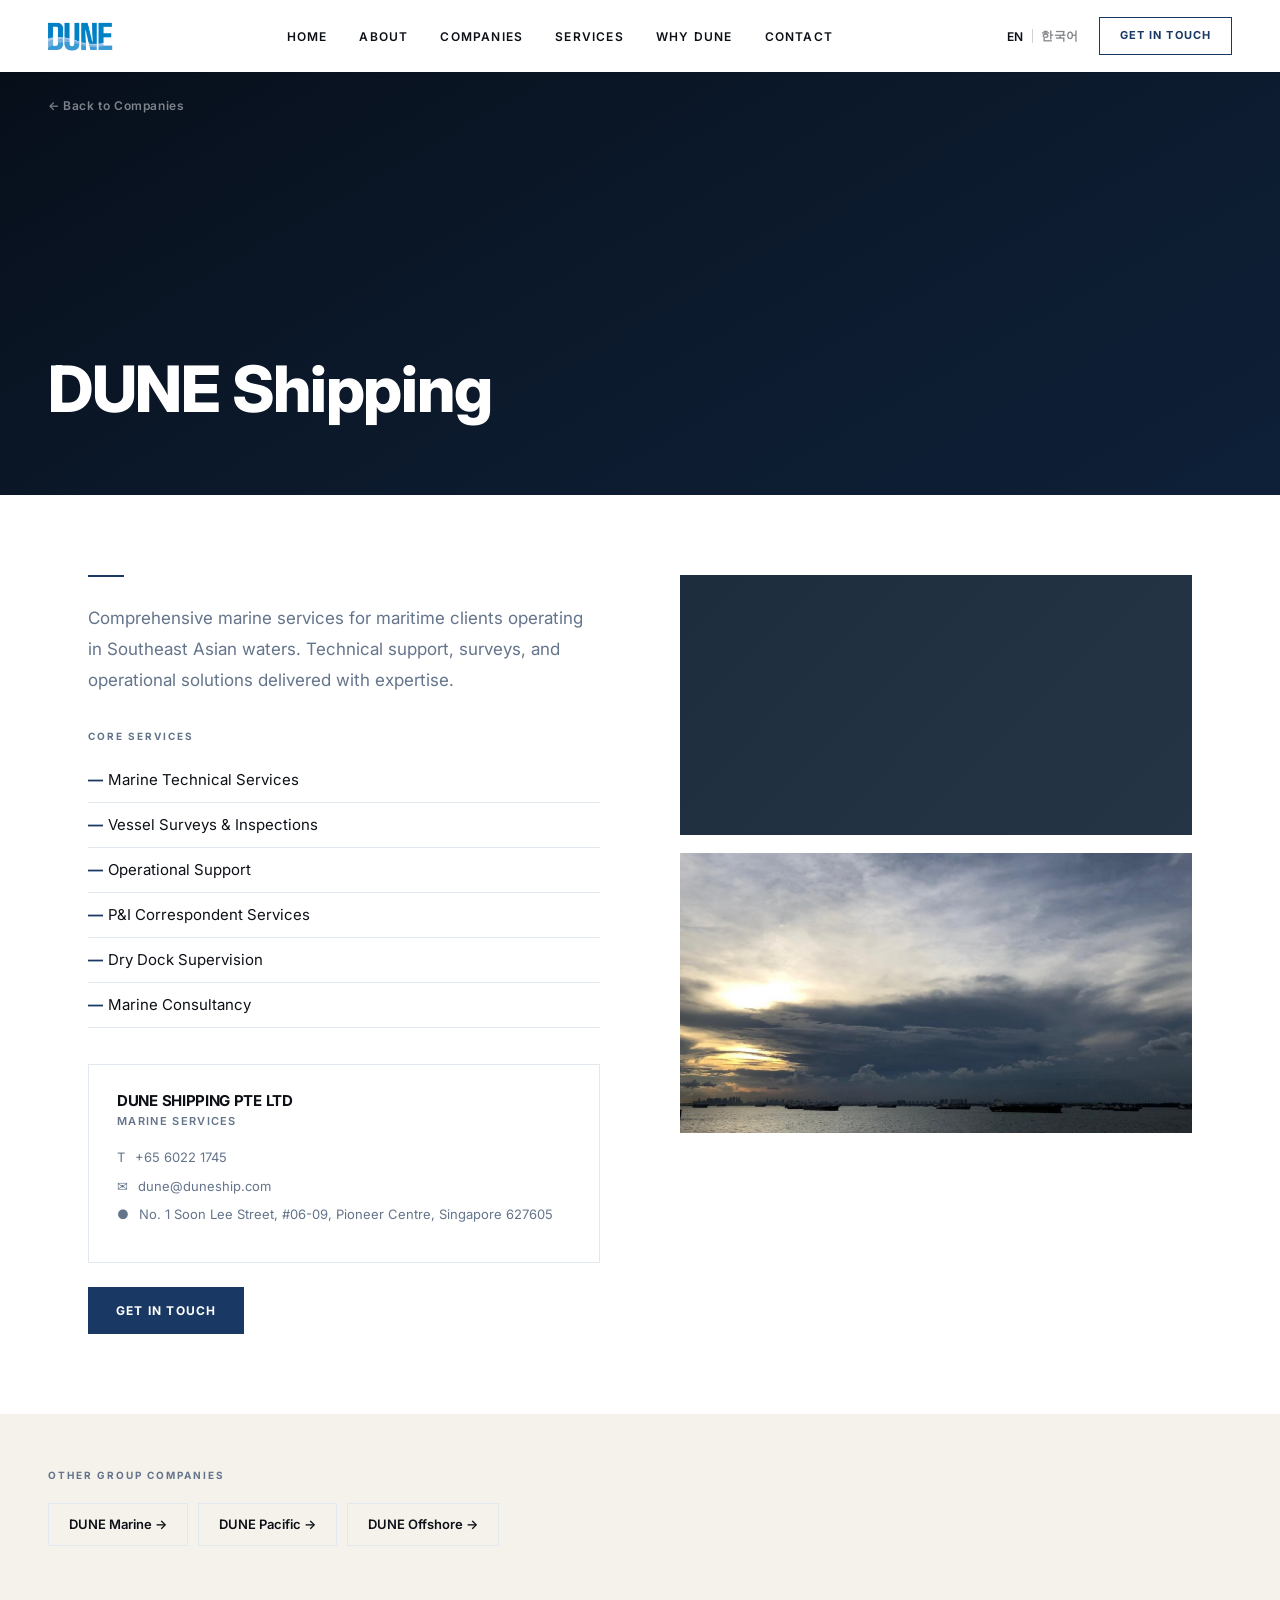
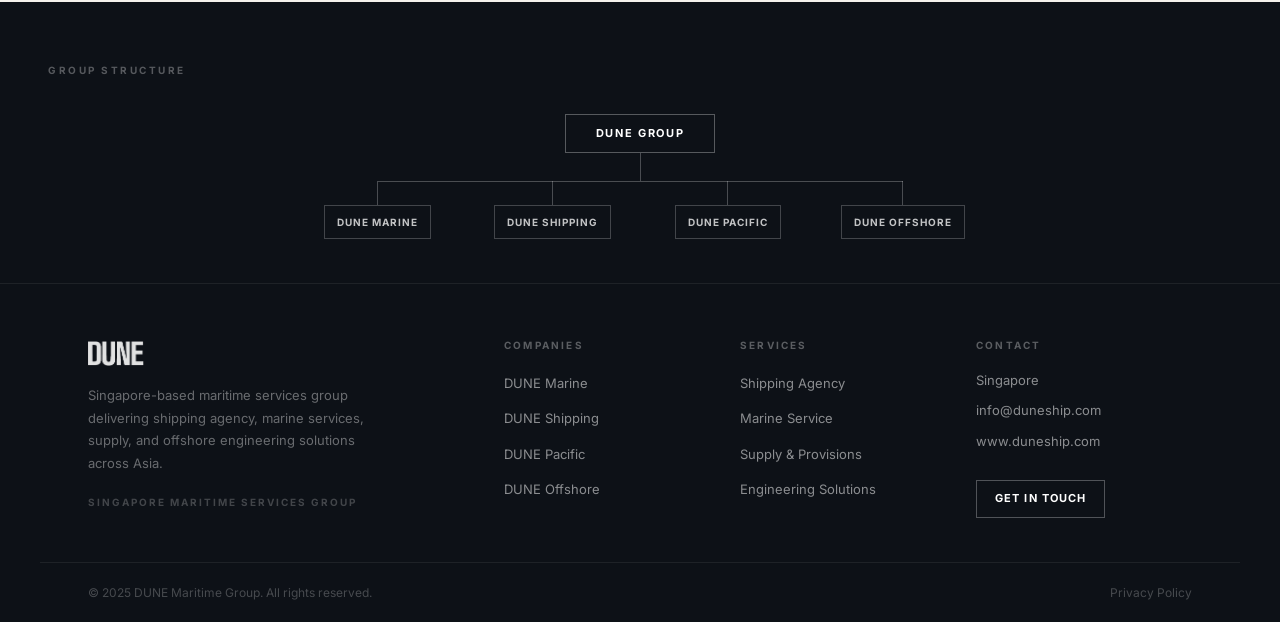
<file: dune-shipping.html>
<!DOCTYPE html>
<html lang="en">
<head>
  <meta charset="UTF-8" />
  <meta name="viewport" content="width=device-width, initial-scale=1.0" />
  <title>DUNE Shipping — Marine Services | DUNE Maritime Group</title>
  <link rel="preconnect" href="https://fonts.googleapis.com" />
  <link rel="preconnect" href="https://fonts.gstatic.com" crossorigin />
  <link href="https://fonts.googleapis.com/css2?family=Inter:wght@300;400;500;600;700;800&display=swap" rel="stylesheet" />
  <link rel="stylesheet" href="css/style.css" />
  <link rel="icon" type="image/png" href="Logo/DUNE Favicon.png" />
</head>
<body class="page-company">

<!-- ============ NAVBAR ============ -->
<nav class="navbar solid" id="navbar">
  <a href="index.html" class="nav-logo"><img src="Logo/DUNE Logo.png" alt="DUNE Maritime Group" /></a>
  <ul class="nav-links">
    <li><a href="index.html"     class="nav-link" data-en="HOME"      data-ko="홈">HOME</a></li>
    <li><a href="about.html"     class="nav-link" data-en="ABOUT"     data-ko="소개">ABOUT</a></li>
    <li><a href="companies.html" class="nav-link" data-en="COMPANIES" data-ko="계열사">COMPANIES</a></li>
    <li><a href="services.html"  class="nav-link" data-en="SERVICES"  data-ko="서비스">SERVICES</a></li>
    <li><a href="why-dune.html"  class="nav-link" data-en="WHY DUNE"  data-ko="왜 DUNE인가">WHY DUNE</a></li>
    <li><a href="contact.html"   class="nav-link" data-en="CONTACT"   data-ko="문의">CONTACT</a></li>
  </ul>
  <div class="nav-right">
    <div class="lang-toggle">
      <button class="lang-btn" data-lang="en">EN</button>
      <span class="lang-divider"></span>
      <button class="lang-btn" data-lang="ko">한국어</button>
    </div>
    <a href="contact.html" class="nav-cta" data-en="GET IN TOUCH" data-ko="문의하기">GET IN TOUCH</a>
  </div>
  <button class="hamburger" aria-label="Open menu"><span></span><span></span><span></span></button>
</nav>
<div class="nav-mobile-overlay">
  <button class="mob-close-btn">&#x2715;</button>
  <a href="index.html"     class="nav-link" data-en="HOME"      data-ko="홈">HOME</a>
  <a href="about.html"     class="nav-link" data-en="ABOUT"     data-ko="소개">ABOUT</a>
  <a href="companies.html" class="nav-link" data-en="COMPANIES" data-ko="계열사">COMPANIES</a>
  <a href="services.html"  class="nav-link" data-en="SERVICES"  data-ko="서비스">SERVICES</a>
  <a href="why-dune.html"  class="nav-link" data-en="WHY DUNE"  data-ko="왜 DUNE인가">WHY DUNE</a>
  <a href="contact.html"   class="nav-link" data-en="CONTACT"   data-ko="문의">CONTACT</a>
  <div class="mob-lang">
    <button class="mob-lang-btn" data-lang="en">EN</button>
    <span class="mob-lang-div"></span>
    <button class="mob-lang-btn" data-lang="ko">한국어</button>
  </div>
</div>

<!-- ============ HERO ============ -->
<section class="company-hero">
  <a href="companies.html" class="back-link" data-en="&#8592; Back to Companies" data-ko="&#8592; 계열사로 돌아가기">&#8592; Back to Companies</a>
  <h1>DUNE Shipping</h1>
</section>

<!-- ============ COMPANY BODY ============ -->
<div class="company-body">
  <div class="fade-up">
    <div class="co-divider"></div>
    <p class="intro-para" data-en="Comprehensive marine services for maritime clients operating in Southeast Asian waters. Technical support, surveys, and operational solutions delivered with expertise." data-ko="동남아시아 해역에서 운항하는 해운 고객을 위한 종합 해양 서비스. 전문성을 바탕으로 기술 지원, 검사, 운영 솔루션을 제공합니다.">Comprehensive marine services for maritime clients operating in Southeast Asian waters. Technical support, surveys, and operational solutions delivered with expertise.</p>

    <p class="core-label" data-en="CORE SERVICES" data-ko="주요 서비스">CORE SERVICES</p>
    <ul class="core-list">
      <li data-en="Marine Technical Services"        data-ko="해양 기술 서비스">Marine Technical Services</li>
      <li data-en="Vessel Surveys &amp; Inspections" data-ko="선박 검사 및 점검">Vessel Surveys &amp; Inspections</li>
      <li data-en="Operational Support"              data-ko="운영 지원">Operational Support</li>
      <li data-en="P&amp;I Correspondent Services"   data-ko="P&amp;I 대리인 서비스">P&amp;I Correspondent Services</li>
      <li data-en="Dry Dock Supervision"             data-ko="드라이 도크 감독">Dry Dock Supervision</li>
      <li data-en="Marine Consultancy"               data-ko="해운 컨설팅">Marine Consultancy</li>
    </ul>

    <div class="info-card">
      <h4>DUNE SHIPPING PTE LTD</h4>
      <p class="co-type" data-en="MARINE SERVICES" data-ko="해양 서비스">MARINE SERVICES</p>
      <div class="info-detail"><span>T</span><a href="tel:+6560221745">+65 6022 1745</a></div>
      <div class="info-detail"><span>&#9993;</span><a href="mailto:dune@duneship.com">dune@duneship.com</a></div>
      <div class="info-detail"><span>&#9679;</span><span data-en="No. 1 Soon Lee Street, #06-09, Pioneer Centre, Singapore 627605" data-ko="No. 1 Soon Lee Street, #06-09, Pioneer Centre, Singapore 627605">No. 1 Soon Lee Street, #06-09, Pioneer Centre, Singapore 627605</span></div>
    </div>

    <a href="contact.html" class="btn btn-primary" data-en="GET IN TOUCH" data-ko="문의하기">GET IN TOUCH</a>
  </div>

  <div class="co-photo-stack fade-up">
    <div class="co-map">
      <iframe src="https://maps.google.com/maps?q=Pioneer+Centre+1+Soon+Lee+Street+Singapore+627605&output=embed&z=16" width="100%" height="100%" style="border:0;" allowfullscreen="" loading="lazy" referrerpolicy="no-referrer-when-downgrade"></iframe>
    </div>
    <div class="co-photo">
      <img src="Photos/DUNE About 2.jpeg" alt="DUNE Shipping operations" />
    </div>
  </div>
</div>

<!-- ============ OTHER COMPANIES ============ -->
<div class="other-cos">
  <div class="other-cos-inner">
    <h4 data-en="OTHER GROUP COMPANIES" data-ko="다른 계열사">OTHER GROUP COMPANIES</h4>
    <div class="other-co-links">
      <a href="dune-marine.html"   class="other-co-link">DUNE Marine &rarr;</a>
      <a href="dune-pacific.html"  class="other-co-link">DUNE Pacific &rarr;</a>
      <a href="dune-offshore.html" class="other-co-link">DUNE Offshore &rarr;</a>
    </div>
  </div>
</div>

<!-- ============ FOOTER ============ -->
<footer>
  <div class="footer-org">
    <div class="footer-org-wrap">
      <p class="org-label" data-en="GROUP STRUCTURE" data-ko="그룹 구조">GROUP STRUCTURE</p>
      <div class="org-chart">
        <div class="org-top">DUNE GROUP</div>
        <div class="org-vline"></div>
        <div class="org-bottom-row">
          <div class="org-branch"><div class="org-branch-vline"></div><div class="org-node">DUNE MARINE</div></div>
          <div class="org-branch"><div class="org-branch-vline"></div><div class="org-node">DUNE SHIPPING</div></div>
          <div class="org-branch"><div class="org-branch-vline"></div><div class="org-node">DUNE PACIFIC</div></div>
          <div class="org-branch"><div class="org-branch-vline"></div><div class="org-node">DUNE OFFSHORE</div></div>
        </div>
      </div>
    </div>
  </div>
  <div class="footer-main">
    <div>
      <img src="Logo/DUNE Logo.png" alt="DUNE" class="footer-logo-img" />
      <p class="footer-desc" data-en="Singapore-based maritime services group delivering shipping agency, marine services, supply, and offshore engineering solutions across Asia." data-ko="싱가포르 기반 해운 서비스 그룹으로 아시아 전역에 선박 대리점, 해양 서비스, 공급, 해양 엔지니어링 솔루션을 제공합니다.">Singapore-based maritime services group delivering shipping agency, marine services, supply, and offshore engineering solutions across Asia.</p>
      <span class="footer-tag" data-en="SINGAPORE MARITIME SERVICES GROUP" data-ko="싱가포르 해운 서비스 그룹">SINGAPORE MARITIME SERVICES GROUP</span>
    </div>
    <div class="footer-col">
      <h5 data-en="COMPANIES" data-ko="계열사">COMPANIES</h5>
      <ul>
        <li><a href="dune-marine.html">DUNE Marine</a></li>
        <li><a href="dune-shipping.html">DUNE Shipping</a></li>
        <li><a href="dune-pacific.html">DUNE Pacific</a></li>
        <li><a href="dune-offshore.html">DUNE Offshore</a></li>
      </ul>
    </div>
    <div class="footer-col">
      <h5 data-en="SERVICES" data-ko="서비스">SERVICES</h5>
      <ul>
        <li><a href="services.html" data-en="Shipping Agency"       data-ko="해운 대리점">Shipping Agency</a></li>
        <li><a href="services.html" data-en="Marine Service"        data-ko="해양 서비스">Marine Service</a></li>
        <li><a href="services.html" data-en="Supply &amp; Provisions" data-ko="선용품 공급">Supply &amp; Provisions</a></li>
        <li><a href="services.html" data-en="Engineering Solutions" data-ko="엔지니어링 솔루션">Engineering Solutions</a></li>
      </ul>
    </div>
    <div class="footer-col">
      <h5 data-en="CONTACT" data-ko="연락처">CONTACT</h5>
      <span class="footer-contact-line">Singapore</span>
      <a href="mailto:info@duneship.com" class="footer-contact-line">info@duneship.com</a>
      <a href="https://www.duneship.com" class="footer-contact-line" target="_blank" rel="noopener">www.duneship.com</a>
      <a href="contact.html" class="footer-cta" data-en="GET IN TOUCH" data-ko="문의하기">GET IN TOUCH</a>
    </div>
  </div>
  <div class="footer-bottom">
    <p data-en="&copy; 2025 DUNE Maritime Group. All rights reserved." data-ko="&copy; 2025 DUNE 해운 그룹. 모든 권리 보유.">&copy; 2025 DUNE Maritime Group. All rights reserved.</p>
    <a href="#" data-en="Privacy Policy" data-ko="개인정보처리방침">Privacy Policy</a>
  </div>
</footer>

<script src="js/main.js"></script>
</body>
</html>
</file>
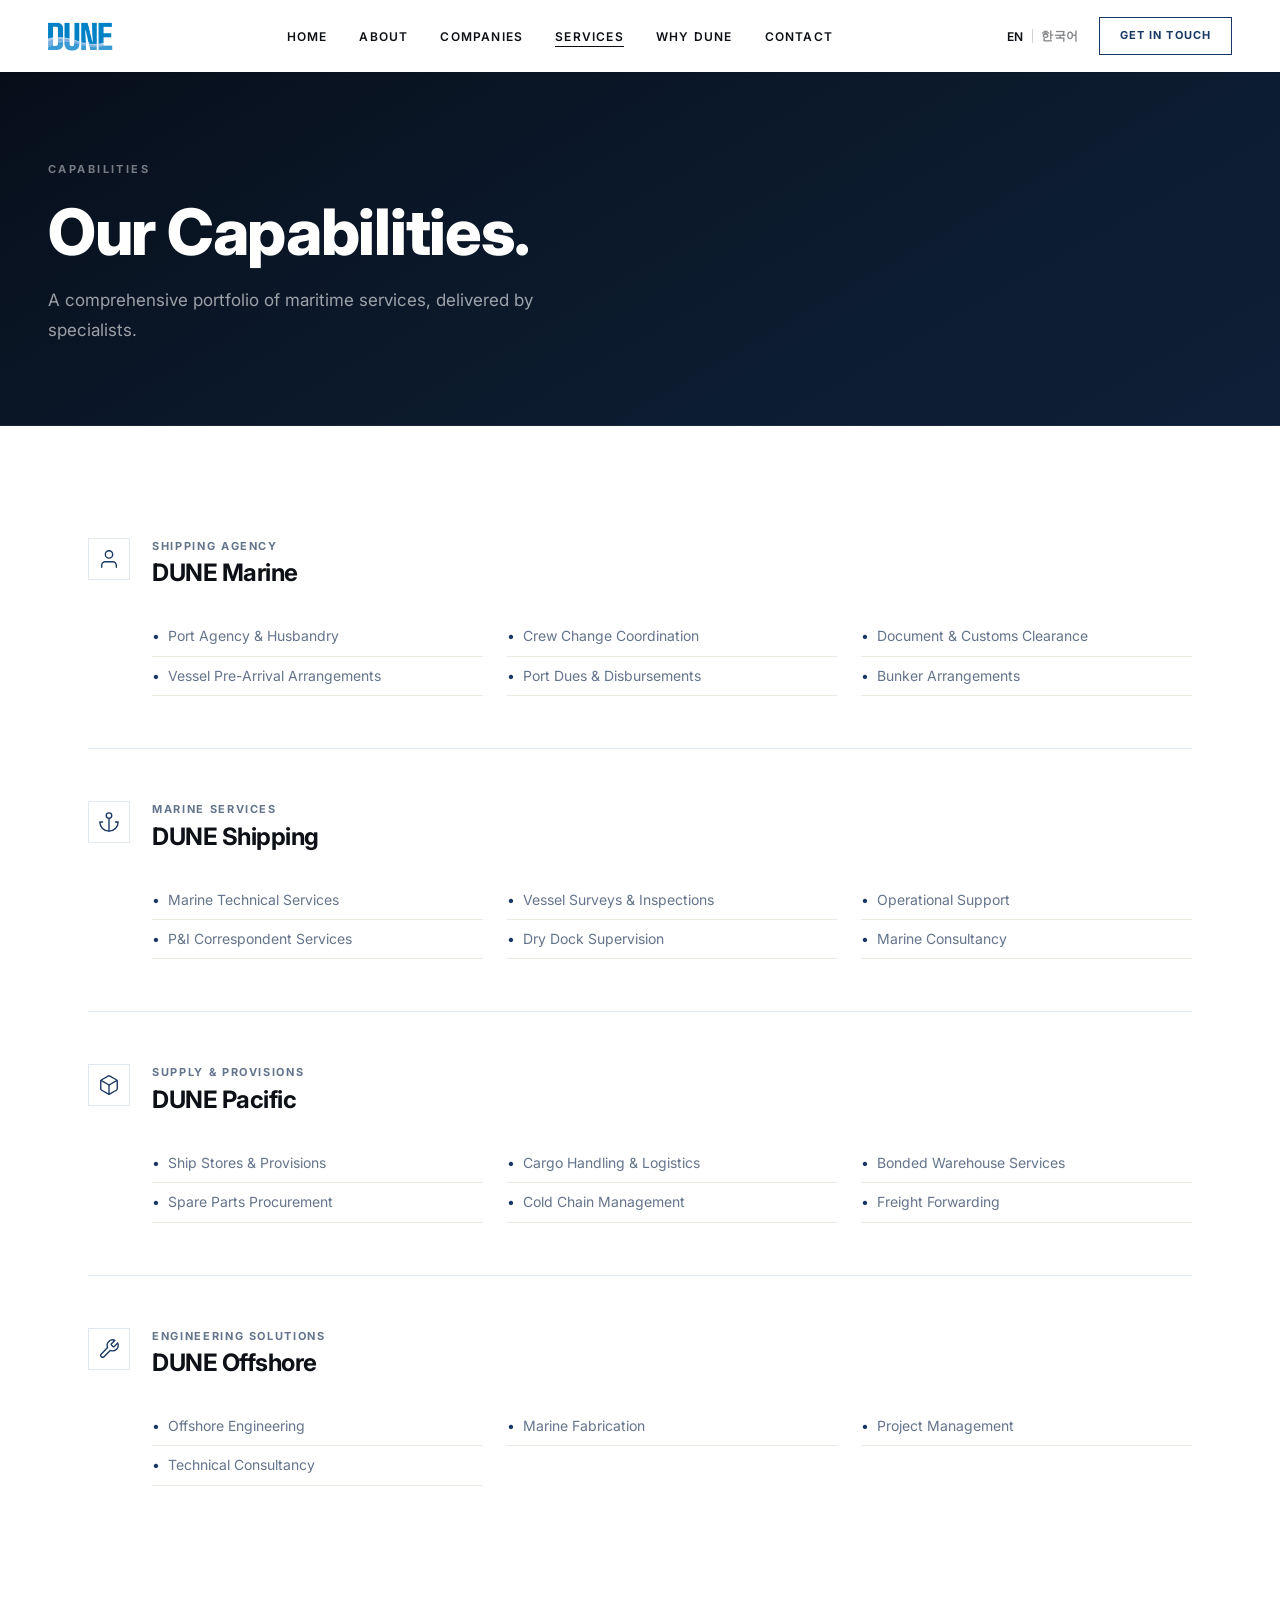
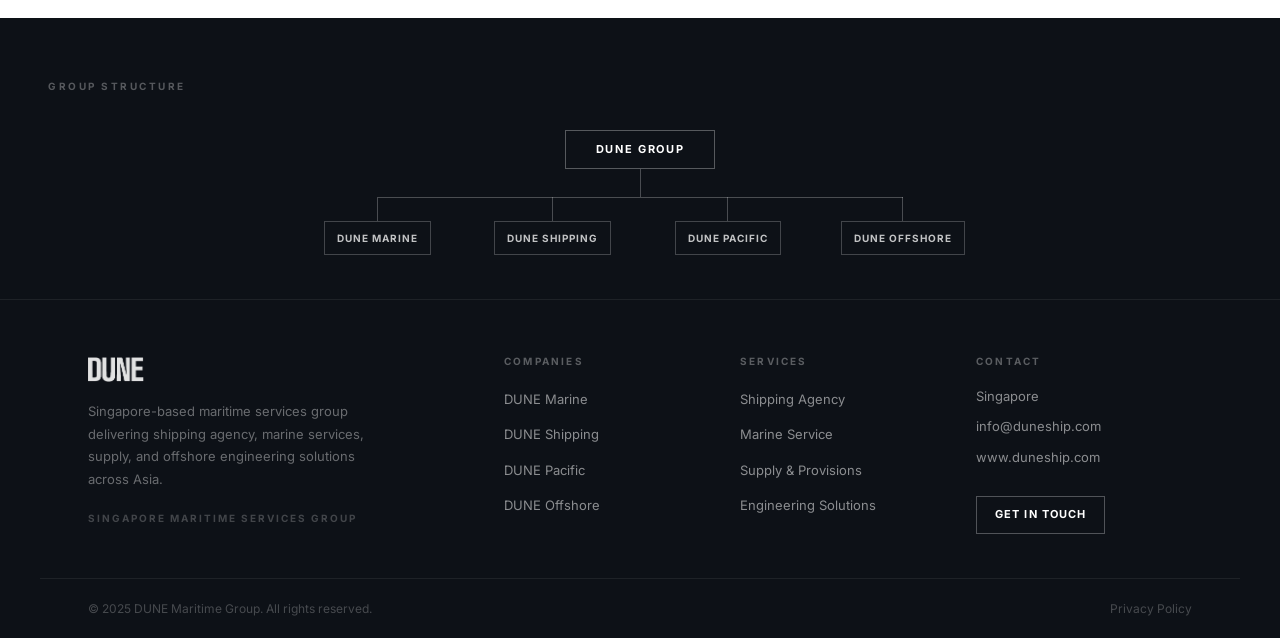
<file: services.html>
<!DOCTYPE html>
<html lang="en">
<head>
  <meta charset="UTF-8" />
  <meta name="viewport" content="width=device-width, initial-scale=1.0" />
  <title>Our Services — DUNE Maritime Group</title>
  <link rel="preconnect" href="https://fonts.googleapis.com" />
  <link rel="preconnect" href="https://fonts.gstatic.com" crossorigin />
  <link href="https://fonts.googleapis.com/css2?family=Inter:wght@300;400;500;600;700;800&display=swap" rel="stylesheet" />
  <link rel="stylesheet" href="css/style.css" />
  <link rel="icon" type="image/png" href="Logo/DUNE Favicon.png" />
</head>
<body class="page-services">

<!-- ============ NAVBAR ============ -->
<nav class="navbar solid" id="navbar">
  <a href="index.html" class="nav-logo"><img src="Logo/DUNE Logo.png" alt="DUNE Maritime Group" /></a>
  <ul class="nav-links">
    <li><a href="index.html"     class="nav-link" data-en="HOME"      data-ko="홈">HOME</a></li>
    <li><a href="about.html"     class="nav-link" data-en="ABOUT"     data-ko="소개">ABOUT</a></li>
    <li><a href="companies.html" class="nav-link" data-en="COMPANIES" data-ko="계열사">COMPANIES</a></li>
    <li><a href="services.html"  class="nav-link" data-en="SERVICES"  data-ko="서비스">SERVICES</a></li>
    <li><a href="why-dune.html"  class="nav-link" data-en="WHY DUNE"  data-ko="왜 DUNE인가">WHY DUNE</a></li>
    <li><a href="contact.html"   class="nav-link" data-en="CONTACT"   data-ko="문의">CONTACT</a></li>
  </ul>
  <div class="nav-right">
    <div class="lang-toggle">
      <button class="lang-btn" data-lang="en">EN</button>
      <span class="lang-divider"></span>
      <button class="lang-btn" data-lang="ko">한국어</button>
    </div>
    <a href="contact.html" class="nav-cta" data-en="GET IN TOUCH" data-ko="문의하기">GET IN TOUCH</a>
  </div>
  <button class="hamburger" aria-label="Open menu"><span></span><span></span><span></span></button>
</nav>
<div class="nav-mobile-overlay">
  <button class="mob-close-btn">&#x2715;</button>
  <a href="index.html"     class="nav-link" data-en="HOME"      data-ko="홈">HOME</a>
  <a href="about.html"     class="nav-link" data-en="ABOUT"     data-ko="소개">ABOUT</a>
  <a href="companies.html" class="nav-link" data-en="COMPANIES" data-ko="계열사">COMPANIES</a>
  <a href="services.html"  class="nav-link" data-en="SERVICES"  data-ko="서비스">SERVICES</a>
  <a href="why-dune.html"  class="nav-link" data-en="WHY DUNE"  data-ko="왜 DUNE인가">WHY DUNE</a>
  <a href="contact.html"   class="nav-link" data-en="CONTACT"   data-ko="문의">CONTACT</a>
  <div class="mob-lang">
    <button class="mob-lang-btn" data-lang="en">EN</button>
    <span class="mob-lang-div"></span>
    <button class="mob-lang-btn" data-lang="ko">한국어</button>
  </div>
</div>

<!-- ============ PAGE HERO ============ -->
<section class="page-hero">
  <p class="eyebrow" data-en="CAPABILITIES" data-ko="역량">CAPABILITIES</p>
  <h1 data-en="Our Capabilities." data-ko="우리의 역량.">Our Capabilities.</h1>
  <p data-en="A comprehensive portfolio of maritime services, delivered by specialists." data-ko="전문가들이 제공하는 종합적인 해운 서비스 포트폴리오.">A comprehensive portfolio of maritime services, delivered by specialists.</p>
</section>

<!-- ============ SERVICES LIST ============ -->
<div class="services-wrap">

  <!-- DUNE Marine -->
  <div class="svc-group fade-up">
    <div class="svc-group-hdr">
      <div class="svc-icon"><svg width="22" height="22" viewBox="0 0 24 24" fill="none" stroke="currentColor" stroke-width="1.5" stroke-linecap="round" stroke-linejoin="round"><path d="M20 21v-2a4 4 0 0 0-4-4H8a4 4 0 0 0-4 4v2"/><circle cx="12" cy="7" r="4"/></svg></div>
      <div class="svc-title">
        <p class="svc-type" data-en="SHIPPING AGENCY" data-ko="해운 대리점">SHIPPING AGENCY</p>
        <h3>DUNE Marine</h3>
      </div>
    </div>
    <ul class="svc-cols">
      <li data-en="Port Agency &amp; Husbandry"        data-ko="항만 대리점 및 선박 관리">Port Agency &amp; Husbandry</li>
      <li data-en="Crew Change Coordination"          data-ko="선원 교대 조정">Crew Change Coordination</li>
      <li data-en="Document &amp; Customs Clearance"  data-ko="서류 및 통관 처리">Document &amp; Customs Clearance</li>
      <li data-en="Vessel Pre-Arrival Arrangements"   data-ko="선박 입항 전 준비">Vessel Pre-Arrival Arrangements</li>
      <li data-en="Port Dues &amp; Disbursements"     data-ko="항만 요금 및 지출 처리">Port Dues &amp; Disbursements</li>
      <li data-en="Bunker Arrangements"               data-ko="벙커링 준비">Bunker Arrangements</li>
    </ul>
  </div>

  <!-- DUNE Shipping -->
  <div class="svc-group fade-up">
    <div class="svc-group-hdr">
      <div class="svc-icon"><svg width="22" height="22" viewBox="0 0 24 24" fill="none" stroke="currentColor" stroke-width="1.5" stroke-linecap="round" stroke-linejoin="round"><circle cx="12" cy="5" r="3"/><line x1="12" y1="22" x2="12" y2="8"/><path d="M5 12H2a10 10 0 0 0 20 0h-3"/></svg></div>
      <div class="svc-title">
        <p class="svc-type" data-en="MARINE SERVICES" data-ko="해양 서비스">MARINE SERVICES</p>
        <h3>DUNE Shipping</h3>
      </div>
    </div>
    <ul class="svc-cols">
      <li data-en="Marine Technical Services"        data-ko="해양 기술 서비스">Marine Technical Services</li>
      <li data-en="Vessel Surveys &amp; Inspections" data-ko="선박 검사 및 점검">Vessel Surveys &amp; Inspections</li>
      <li data-en="Operational Support"              data-ko="운영 지원">Operational Support</li>
      <li data-en="P&amp;I Correspondent Services"   data-ko="P&amp;I 대리인 서비스">P&amp;I Correspondent Services</li>
      <li data-en="Dry Dock Supervision"             data-ko="드라이 도크 감독">Dry Dock Supervision</li>
      <li data-en="Marine Consultancy"               data-ko="해운 컨설팅">Marine Consultancy</li>
    </ul>
  </div>

  <!-- DUNE Pacific -->
  <div class="svc-group fade-up">
    <div class="svc-group-hdr">
      <div class="svc-icon"><svg width="22" height="22" viewBox="0 0 24 24" fill="none" stroke="currentColor" stroke-width="1.5" stroke-linecap="round" stroke-linejoin="round"><path d="M21 16V8a2 2 0 0 0-1-1.73l-7-4a2 2 0 0 0-2 0l-7 4A2 2 0 0 0 3 8v8a2 2 0 0 0 1 1.73l7 4a2 2 0 0 0 2 0l7-4A2 2 0 0 0 21 16z"/><polyline points="3.27 6.96 12 12.01 20.73 6.96"/><line x1="12" y1="22.08" x2="12" y2="12"/></svg></div>
      <div class="svc-title">
        <p class="svc-type" data-en="SUPPLY &amp; PROVISIONS" data-ko="선용품 공급">SUPPLY &amp; PROVISIONS</p>
        <h3>DUNE Pacific</h3>
      </div>
    </div>
    <ul class="svc-cols">
      <li data-en="Ship Stores &amp; Provisions"       data-ko="선용품 및 식량 공급">Ship Stores &amp; Provisions</li>
      <li data-en="Cargo Handling &amp; Logistics"     data-ko="화물 처리 및 물류">Cargo Handling &amp; Logistics</li>
      <li data-en="Bonded Warehouse Services"          data-ko="보세창고 서비스">Bonded Warehouse Services</li>
      <li data-en="Spare Parts Procurement"            data-ko="예비 부품 조달">Spare Parts Procurement</li>
      <li data-en="Cold Chain Management"              data-ko="냉동 체인 관리">Cold Chain Management</li>
      <li data-en="Freight Forwarding"                 data-ko="화물 운송 주선">Freight Forwarding</li>
    </ul>
  </div>

  <!-- DUNE Offshore -->
  <div class="svc-group fade-up">
    <div class="svc-group-hdr">
      <div class="svc-icon"><svg width="22" height="22" viewBox="0 0 24 24" fill="none" stroke="currentColor" stroke-width="1.5" stroke-linecap="round" stroke-linejoin="round"><path d="M14.7 6.3a1 1 0 0 0 0 1.4l1.6 1.6a1 1 0 0 0 1.4 0l3.77-3.77a6 6 0 0 1-7.94 7.94l-6.91 6.91a2.12 2.12 0 0 1-3-3l6.91-6.91a6 6 0 0 1 7.94-7.94l-3.76 3.76z"/></svg></div>
      <div class="svc-title">
        <p class="svc-type" data-en="ENGINEERING SOLUTIONS" data-ko="엔지니어링 솔루션">ENGINEERING SOLUTIONS</p>
        <h3>DUNE Offshore</h3>
      </div>
    </div>
    <ul class="svc-cols">
      <li data-en="Offshore Engineering"              data-ko="해양 엔지니어링">Offshore Engineering</li>
      <li data-en="Marine Fabrication"                data-ko="해양 구조물 제작">Marine Fabrication</li>
      <li data-en="Project Management"                data-ko="프로젝트 관리">Project Management</li>
      <li data-en="Technical Consultancy"             data-ko="기술 컨설팅">Technical Consultancy</li>
    </ul>
  </div>

</div>

<!-- ============ FOOTER ============ -->
<footer>
  <div class="footer-org">
    <div class="footer-org-wrap">
      <p class="org-label" data-en="GROUP STRUCTURE" data-ko="그룹 구조">GROUP STRUCTURE</p>
      <div class="org-chart">
        <div class="org-top">DUNE GROUP</div>
        <div class="org-vline"></div>
        <div class="org-bottom-row">
          <div class="org-branch"><div class="org-branch-vline"></div><div class="org-node">DUNE MARINE</div></div>
          <div class="org-branch"><div class="org-branch-vline"></div><div class="org-node">DUNE SHIPPING</div></div>
          <div class="org-branch"><div class="org-branch-vline"></div><div class="org-node">DUNE PACIFIC</div></div>
          <div class="org-branch"><div class="org-branch-vline"></div><div class="org-node">DUNE OFFSHORE</div></div>
        </div>
      </div>
    </div>
  </div>
  <div class="footer-main">
    <div>
      <img src="Logo/DUNE Logo.png" alt="DUNE" class="footer-logo-img" />
      <p class="footer-desc" data-en="Singapore-based maritime services group delivering shipping agency, marine services, supply, and offshore engineering solutions across Asia." data-ko="싱가포르 기반 해운 서비스 그룹으로 아시아 전역에 선박 대리점, 해양 서비스, 공급, 해양 엔지니어링 솔루션을 제공합니다.">Singapore-based maritime services group delivering shipping agency, marine services, supply, and offshore engineering solutions across Asia.</p>
      <span class="footer-tag" data-en="SINGAPORE MARITIME SERVICES GROUP" data-ko="싱가포르 해운 서비스 그룹">SINGAPORE MARITIME SERVICES GROUP</span>
    </div>
    <div class="footer-col">
      <h5 data-en="COMPANIES" data-ko="계열사">COMPANIES</h5>
      <ul>
        <li><a href="dune-marine.html">DUNE Marine</a></li>
        <li><a href="dune-shipping.html">DUNE Shipping</a></li>
        <li><a href="dune-pacific.html">DUNE Pacific</a></li>
        <li><a href="dune-offshore.html">DUNE Offshore</a></li>
      </ul>
    </div>
    <div class="footer-col">
      <h5 data-en="SERVICES" data-ko="서비스">SERVICES</h5>
      <ul>
        <li><a href="services.html" data-en="Shipping Agency"       data-ko="해운 대리점">Shipping Agency</a></li>
        <li><a href="services.html" data-en="Marine Service"        data-ko="해양 서비스">Marine Service</a></li>
        <li><a href="services.html" data-en="Supply &amp; Provisions" data-ko="선용품 공급">Supply &amp; Provisions</a></li>
        <li><a href="services.html" data-en="Engineering Solutions" data-ko="엔지니어링 솔루션">Engineering Solutions</a></li>
      </ul>
    </div>
    <div class="footer-col">
      <h5 data-en="CONTACT" data-ko="연락처">CONTACT</h5>
      <span class="footer-contact-line">Singapore</span>
      <a href="mailto:info@duneship.com" class="footer-contact-line">info@duneship.com</a>
      <a href="https://www.duneship.com" class="footer-contact-line" target="_blank" rel="noopener">www.duneship.com</a>
      <a href="contact.html" class="footer-cta" data-en="GET IN TOUCH" data-ko="문의하기">GET IN TOUCH</a>
    </div>
  </div>
  <div class="footer-bottom">
    <p data-en="&copy; 2025 DUNE Maritime Group. All rights reserved." data-ko="&copy; 2025 DUNE 해운 그룹. 모든 권리 보유.">&copy; 2025 DUNE Maritime Group. All rights reserved.</p>
    <a href="#" data-en="Privacy Policy" data-ko="개인정보처리방침">Privacy Policy</a>
  </div>
</footer>

<script src="js/main.js"></script>
</body>
</html>
</file>
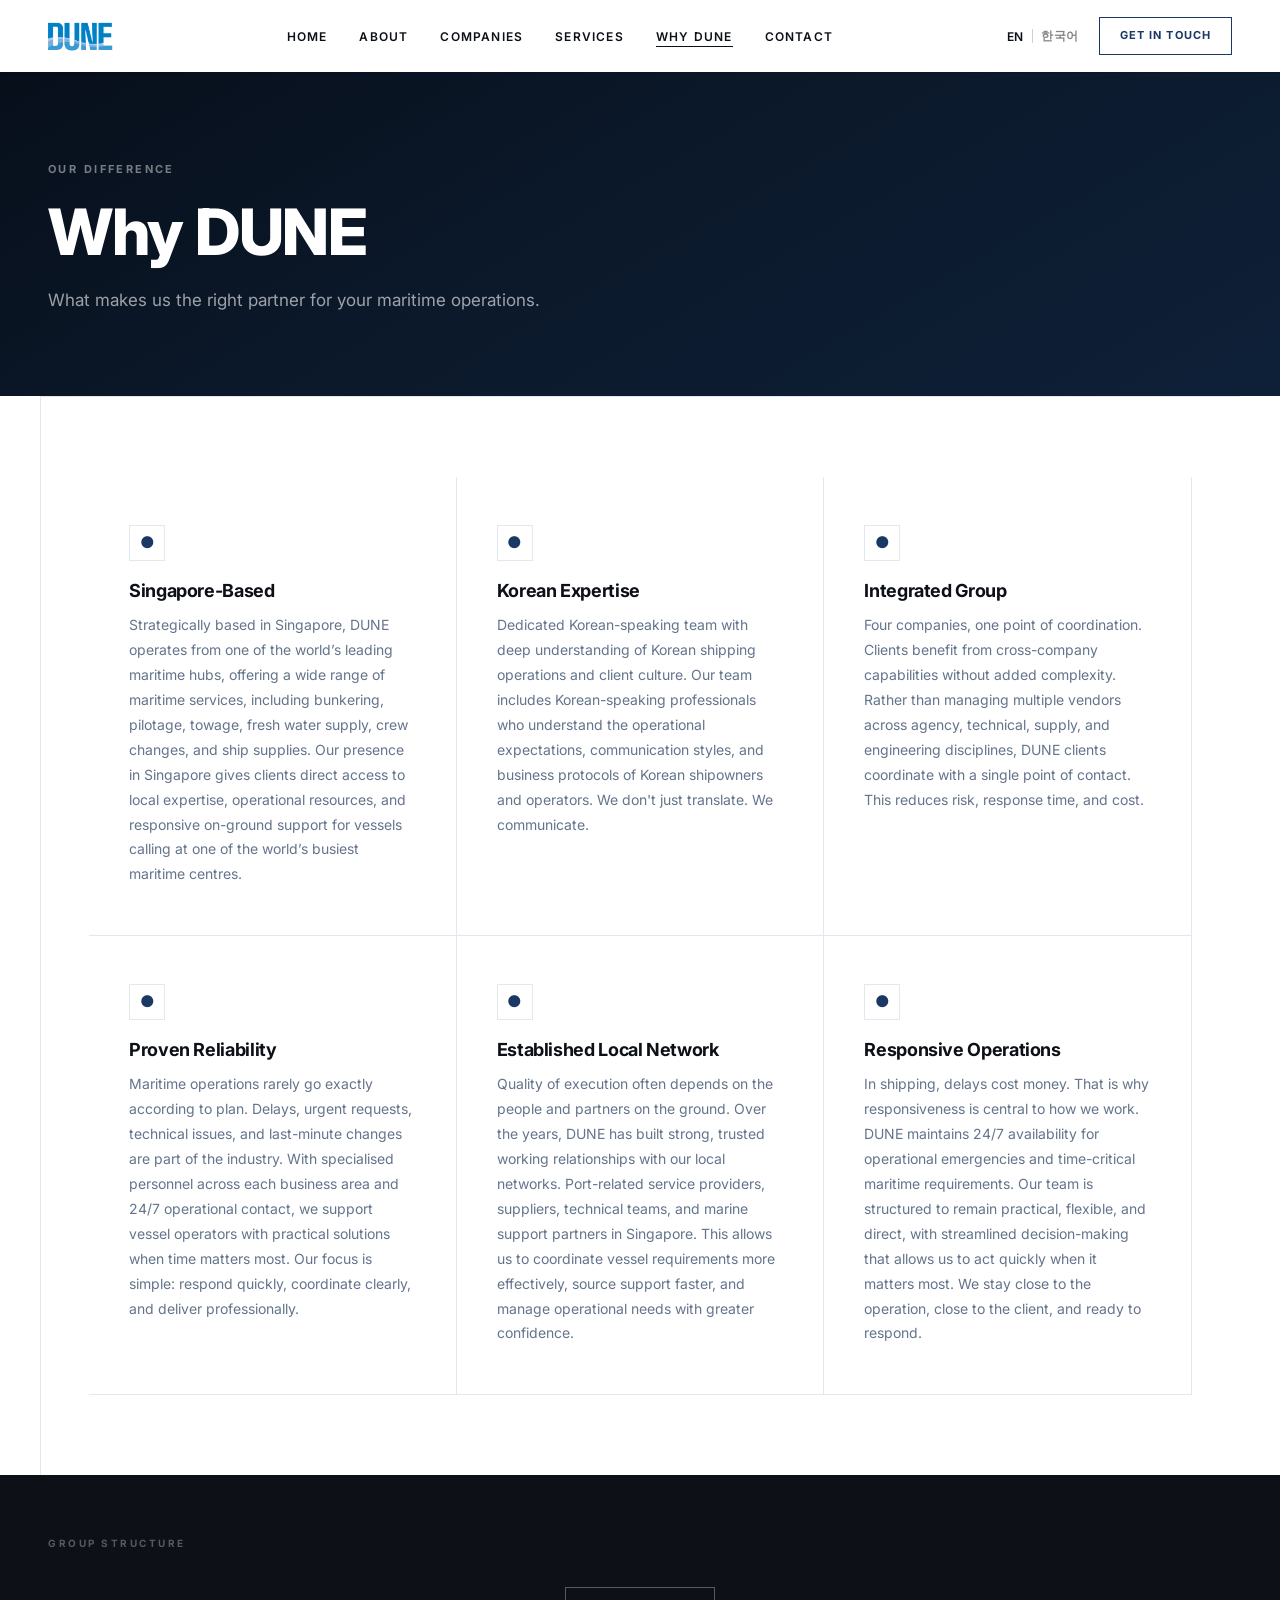
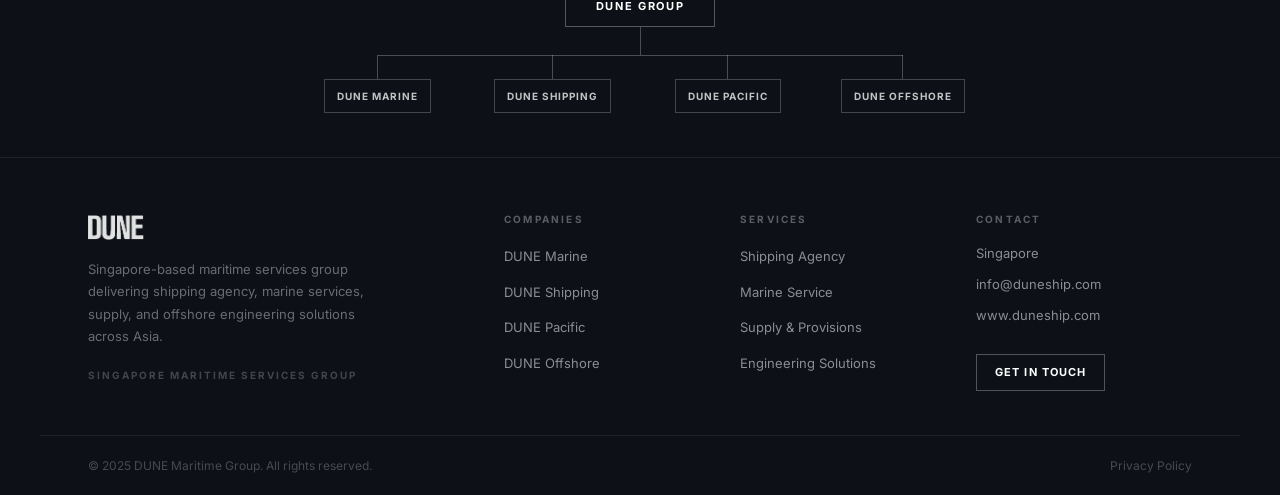
<file: why-dune.html>
<!DOCTYPE html>
<html lang="en">
<head>
  <meta charset="UTF-8" />
  <meta name="viewport" content="width=device-width, initial-scale=1.0" />
  <title>Why DUNE — DUNE Maritime Group</title>
  <link rel="preconnect" href="https://fonts.googleapis.com" />
  <link rel="preconnect" href="https://fonts.gstatic.com" crossorigin />
  <link href="https://fonts.googleapis.com/css2?family=Inter:wght@300;400;500;600;700;800&display=swap" rel="stylesheet" />
  <link rel="stylesheet" href="css/style.css" />
  <link rel="icon" type="image/png" href="Logo/DUNE Favicon.png" />
</head>
<body class="page-why">

<!-- ============ NAVBAR ============ -->
<nav class="navbar solid" id="navbar">
  <a href="index.html" class="nav-logo"><img src="Logo/DUNE Logo.png" alt="DUNE Maritime Group" /></a>
  <ul class="nav-links">
    <li><a href="index.html"     class="nav-link" data-en="HOME"      data-ko="홈">HOME</a></li>
    <li><a href="about.html"     class="nav-link" data-en="ABOUT"     data-ko="소개">ABOUT</a></li>
    <li><a href="companies.html" class="nav-link" data-en="COMPANIES" data-ko="계열사">COMPANIES</a></li>
    <li><a href="services.html"  class="nav-link" data-en="SERVICES"  data-ko="서비스">SERVICES</a></li>
    <li><a href="why-dune.html"  class="nav-link" data-en="WHY DUNE"  data-ko="왜 DUNE인가">WHY DUNE</a></li>
    <li><a href="contact.html"   class="nav-link" data-en="CONTACT"   data-ko="문의">CONTACT</a></li>
  </ul>
  <div class="nav-right">
    <div class="lang-toggle">
      <button class="lang-btn" data-lang="en">EN</button>
      <span class="lang-divider"></span>
      <button class="lang-btn" data-lang="ko">한국어</button>
    </div>
    <a href="contact.html" class="nav-cta" data-en="GET IN TOUCH" data-ko="문의하기">GET IN TOUCH</a>
  </div>
  <button class="hamburger" aria-label="Open menu"><span></span><span></span><span></span></button>
</nav>
<div class="nav-mobile-overlay">
  <button class="mob-close-btn">&#x2715;</button>
  <a href="index.html"     class="nav-link" data-en="HOME"      data-ko="홈">HOME</a>
  <a href="about.html"     class="nav-link" data-en="ABOUT"     data-ko="소개">ABOUT</a>
  <a href="companies.html" class="nav-link" data-en="COMPANIES" data-ko="계열사">COMPANIES</a>
  <a href="services.html"  class="nav-link" data-en="SERVICES"  data-ko="서비스">SERVICES</a>
  <a href="why-dune.html"  class="nav-link" data-en="WHY DUNE"  data-ko="왜 DUNE인가">WHY DUNE</a>
  <a href="contact.html"   class="nav-link" data-en="CONTACT"   data-ko="문의">CONTACT</a>
  <div class="mob-lang">
    <button class="mob-lang-btn" data-lang="en">EN</button>
    <span class="mob-lang-div"></span>
    <button class="mob-lang-btn" data-lang="ko">한국어</button>
  </div>
</div>

<!-- ============ PAGE HERO ============ -->
<section class="page-hero">
  <p class="eyebrow" data-en="OUR DIFFERENCE" data-ko="DUNE의 차별점">OUR DIFFERENCE</p>
  <h1 data-en="Why DUNE" data-ko="왜 DUNE인가">Why DUNE</h1>
  <p data-en="What makes us the right partner for your maritime operations." data-ko="저희가 귀하의 해운 운영에 적합한 파트너인 이유.">What makes us the right partner for your maritime operations.</p>
</section>

<!-- ============ WHY GRID ============ -->
<div class="why-grid">

  <div class="why-item fade-up">
    <div class="why-icon">&#9679;</div>
    <h3 data-en="Singapore-Based" data-ko="싱가포르 기반">Singapore-Based</h3>
    <p data-en="Strategically based in Singapore, DUNE operates from one of the world’s leading maritime hubs, offering a wide range of maritime services, including bunkering, pilotage, towage, fresh water supply, crew changes, and ship supplies.

Our presence in Singapore gives clients direct access to local expertise, operational resources, and responsive on-ground support for vessels calling at one of the world’s busiest maritime centres." data-ko="싱가포르에 전략적으로 기반을 둔 DUNE은 세계적인 해운·해양 허브 중 하나인 싱가포르에서 선박 급유, 도선, 예인, 청수 공급, 선원 교대, 선용품 공급 등 폭넓은 해운·해양 서비스를 제공합니다. DUNE의 싱가포르 현지 거점은 세계에서 가장 활발한 해운 중심지를 기항하는 선박들에게 현지 전문성, 운영 자원, 그리고 신속한 현장 지원을 직접 제공할 수 있는 기반이 됩니다.">Strategically located in Asia's maritime capital, with access to a deep network of port and marine resources. Singapore ranks as the world's busiest transshipment hub and second-largest port by container volume. Our physical presence here gives clients direct access to operational expertise.</p>
  </div>

  <div class="why-item fade-up">
    <div class="why-icon">&#9679;</div>
    <h3 data-en="Korean Expertise" data-ko="한국 전문성">Korean Expertise</h3>
    <p data-en="Dedicated Korean-speaking team with deep understanding of Korean shipping operations and client culture. Our team includes Korean-speaking professionals who understand the operational expectations, communication styles, and business protocols of Korean shipowners and operators. We don't just translate. We communicate." data-ko="한국 해운 운영 및 고객 문화에 대한 깊은 이해를 가진 전담 한국어 구사 팀. 저희 팀은 한국 선주 및 운용사의 운영 기대, 소통 방식, 비즈니스 관행을 잘 아는 한국어 전문 인력으로 구성되어 있습니다. 단순 번역이 아닌 진정한 소통을 합니다.">Dedicated Korean-speaking team with deep understanding of Korean shipping operations and client culture. Our team includes Korean-speaking professionals who understand the operational expectations, communication styles, and business protocols of Korean shipowners and operators. We don't just translate — we communicate.</p>
  </div>

  <div class="why-item fade-up">
    <div class="why-icon">&#9679;</div>
    <h3 data-en="Integrated Group" data-ko="통합 그룹 운영">Integrated Group</h3>
    <p data-en="Four companies, one point of coordination. Clients benefit from cross-company capabilities without added complexity. Rather than managing multiple vendors across agency, technical, supply, and engineering disciplines, DUNE clients coordinate with a single point of contact. This reduces risk, response time, and cost." data-ko="네 개의 회사, 하나의 조율 창구. 고객은 복잡함 없이 여러 계열사의 역량을 활용할 수 있습니다. 대리점, 기술, 공급, 엔지니어링 분야의 여러 업체를 따로 관리하는 대신, DUNE 고객은 단일 창구를 통해 조율합니다. 이는 리스크, 대응 시간, 비용을 줄여줍니다.">Four companies, one point of coordination. Clients benefit from cross-company capabilities without added complexity. Rather than managing multiple vendors across agency, technical, supply, and engineering disciplines, DUNE clients coordinate with a single point of contact. This reduces risk, response time, and cost.</p>
  </div>

  <div class="why-item fade-up">
    <div class="why-icon">&#9679;</div>
    <h3 data-en="Proven Reliability" data-ko="검증된 신뢰성">Proven Reliability</h3>
    <p data-en="Maritime operations rarely go exactly according to plan. Delays, urgent requests, technical issues, and last-minute changes are part of the industry. With specialised personnel across each business area and 24/7 operational contact, we support vessel operators with practical solutions when time matters most. Our focus is simple: respond quickly, coordinate clearly, and deliver professionally." data-ko="해운·해양 업무는 항상 계획대로 진행되지만은 않습니다. 지연, 긴급 요청, 기술적 이슈, 갑작스러운 변경은 이 산업에서 빈번하게 발생합니다. DUNE은 각 사업 분야별 전문 인력과 24시간 운영 연락 체계를 바탕으로, 중요한 순간에 선박 운항사에게 실질적이고 신속한 해결책을 제공합니다. 저희의 목표는 명확합니다. 빠르게 대응하고, 명확하게 조율하며, 전문적으로 수행하는 것입니다.">Proven track record serving vessel operators with precision, speed, and accountability. Maritime operations never go according to plan. Our processes are built with this reality in mind — escalation procedures, 24/7 contact availability, and experienced personnel at every operational level.</p>
  </div>

  <div class="why-item fade-up">
    <div class="why-icon">&#9679;</div>
    <h3 data-en="Established Local Network" data-ko="확립된 현지 네트워크">Established Local Network</h3>
    <p data-en="Quality of execution often depends on the people and partners on the ground. Over the years, DUNE has built strong, trusted working relationships with our local networks. Port-related service providers, suppliers, technical teams, and marine support partners in Singapore. This allows us to coordinate vessel requirements more effectively, source support faster, and manage operational needs with greater confidence." data-ko="업무 수행의 퀄리티는 현장에 있는 사람과 파트너의 역량에 따라 달라집니다. DUNE은 오랜 기간 동안 싱가포르 현지의 항만 서비스 제공업체, 공급업체, 기술팀 및 해양 지원 파트너들과 신뢰할 수 있는 협력 관계를 구축해 왔습니다. 이러한 현지 네트워크를 바탕으로 선박의 다양한 요구사항을 보다 효과적으로 조율하고, 필요한 지원을 신속하게 확보하며, 운영상의 니즈를 더욱 안정적으로 관리합니다.">Quality of execution often depends on the people and partners on the ground. Over the years, DUNE has built strong, trusted working relationships with our local networks. Port-related service providers, suppliers, technical teams, and marine support partners in Singapore. This allows us to coordinate vessel requirements more effectively, source support faster, and manage operational needs with greater confidence.</p>
  </div>

  <div class="why-item fade-up">
    <div class="why-icon">&#9679;</div>
    <h3 data-en="Responsive Operations" data-ko="신속한 대응">Responsive Operations</h3>
    <p data-en="In shipping, delays cost money. That is why responsiveness is central to how we work. DUNE maintains 24/7 availability for operational emergencies and time-critical maritime requirements. Our team is structured to remain practical, flexible, and direct, with streamlined decision-making that allows us to act quickly when it matters most. We stay close to the operation, close to the client, and ready to respond." data-ko="해운 업무에서 지연은 곧 비용으로 이어집니다. DUNE은 24시간 운영 연락 체계와 유연한 의사결정 구조를 바탕으로, 긴급하고 시간에 민감한 해운·해양 요구사항에 신속하게 대응합니다. 저희는 항상 현장에 가까이, 고객에게 가까이, 그리고 즉시 대응할 준비가 되어 있습니다.">24/7 availability for operational emergencies and time-critical maritime requirements. In maritime operations, delays cost money. Our team is structured for rapid response — with clear authority levels and streamlined approval processes that allow us to act quickly when it matters most.</p>
  </div>

</div>

<!-- ============ FOOTER ============ -->
<footer>
  <div class="footer-org">
    <div class="footer-org-wrap">
      <p class="org-label" data-en="GROUP STRUCTURE" data-ko="그룹 구조">GROUP STRUCTURE</p>
      <div class="org-chart">
        <div class="org-top">DUNE GROUP</div>
        <div class="org-vline"></div>
        <div class="org-bottom-row">
          <div class="org-branch"><div class="org-branch-vline"></div><div class="org-node">DUNE MARINE</div></div>
          <div class="org-branch"><div class="org-branch-vline"></div><div class="org-node">DUNE SHIPPING</div></div>
          <div class="org-branch"><div class="org-branch-vline"></div><div class="org-node">DUNE PACIFIC</div></div>
          <div class="org-branch"><div class="org-branch-vline"></div><div class="org-node">DUNE OFFSHORE</div></div>
        </div>
      </div>
    </div>
  </div>
  <div class="footer-main">
    <div>
      <img src="Logo/DUNE Logo.png" alt="DUNE" class="footer-logo-img" />
      <p class="footer-desc" data-en="Singapore-based maritime services group delivering shipping agency, marine services, supply, and offshore engineering solutions across Asia." data-ko="싱가포르 기반 해운 서비스 그룹으로 아시아 전역에 선박 대리점, 해양 서비스, 공급, 해양 엔지니어링 솔루션을 제공합니다.">Singapore-based maritime services group delivering shipping agency, marine services, supply, and offshore engineering solutions across Asia.</p>
      <span class="footer-tag" data-en="SINGAPORE MARITIME SERVICES GROUP" data-ko="싱가포르 해운 서비스 그룹">SINGAPORE MARITIME SERVICES GROUP</span>
    </div>
    <div class="footer-col">
      <h5 data-en="COMPANIES" data-ko="계열사">COMPANIES</h5>
      <ul>
        <li><a href="dune-marine.html">DUNE Marine</a></li>
        <li><a href="dune-shipping.html">DUNE Shipping</a></li>
        <li><a href="dune-pacific.html">DUNE Pacific</a></li>
        <li><a href="dune-offshore.html">DUNE Offshore</a></li>
      </ul>
    </div>
    <div class="footer-col">
      <h5 data-en="SERVICES" data-ko="서비스">SERVICES</h5>
      <ul>
        <li><a href="services.html" data-en="Shipping Agency"       data-ko="해운 대리점">Shipping Agency</a></li>
        <li><a href="services.html" data-en="Marine Service"        data-ko="해양 서비스">Marine Service</a></li>
        <li><a href="services.html" data-en="Supply &amp; Provisions" data-ko="선용품 공급">Supply &amp; Provisions</a></li>
        <li><a href="services.html" data-en="Engineering Solutions" data-ko="엔지니어링 솔루션">Engineering Solutions</a></li>
      </ul>
    </div>
    <div class="footer-col">
      <h5 data-en="CONTACT" data-ko="연락처">CONTACT</h5>
      <span class="footer-contact-line">Singapore</span>
      <a href="mailto:info@duneship.com" class="footer-contact-line">info@duneship.com</a>
      <a href="https://www.duneship.com" class="footer-contact-line" target="_blank" rel="noopener">www.duneship.com</a>
      <a href="contact.html" class="footer-cta" data-en="GET IN TOUCH" data-ko="문의하기">GET IN TOUCH</a>
    </div>
  </div>
  <div class="footer-bottom">
    <p data-en="&copy; 2025 DUNE Maritime Group. All rights reserved." data-ko="&copy; 2025 DUNE 해운 그룹. 모든 권리 보유.">&copy; 2025 DUNE Maritime Group. All rights reserved.</p>
    <a href="#" data-en="Privacy Policy" data-ko="개인정보처리방침">Privacy Policy</a>
  </div>
</footer>

<script src="js/main.js"></script>
</body>
</html>
</file>
<file: css/style.css>
/* ============================================================
   DUNE Maritime Group — Global Stylesheet
   ============================================================ */

/* ---- Reset ---- */
*, *::before, *::after { box-sizing: border-box; margin: 0; padding: 0; }
html { scroll-behavior: smooth; }
body {
  font-family: 'Inter', -apple-system, BlinkMacSystemFont, 'Segoe UI', sans-serif;
  font-size: 16px; line-height: 1.6;
  color: #111827; background: #fff;
  -webkit-font-smoothing: antialiased;
  overflow-x: hidden;
}
img { max-width: 100%; height: auto; display: block; }
a { text-decoration: none; color: inherit; }
ul { list-style: none; }
h1,h2,h3,h4,h5,h6 { font-weight: 700; line-height: 1.12; letter-spacing: -0.02em; }

/* ---- CSS Variables ---- */
:root {
  --dark:      #0d1117;
  --dark2:     #0f1923;
  --dark3:     #1a2535;
  --darkcard:  #1e2d3d;
  --blue:      #1a3864;
  --bluehov:   #1d4280;
  --teal:      #081a2a;
  --light:     #f5f2ec;
  --light2:    #edeae3;
  --white:     #ffffff;
  --gray:      #64748b;
  --graylt:    #94a3b8;
  --border:    #e2e8f0;
  --trans:     0.3s ease;
  --max:       1200px;
}

/* ============================================================
   LOADING SCREEN
   ============================================================ */
#loading-screen {
  position: fixed; inset: 0;
  background: var(--dark);
  display: flex; align-items: center; justify-content: center;
  z-index: 9999;
  transition: opacity 0.6s ease, visibility 0.6s ease;
}
#loading-screen.hidden { opacity: 0; visibility: hidden; pointer-events: none; }
#loading-screen .load-logo { animation: loadpulse 1.6s ease-in-out infinite; }
#loading-screen img { width: 160px; filter: brightness(0) invert(1); }
@keyframes loadpulse {
  0%,100% { opacity: .65; transform: scale(1); }
  50%      { opacity: 1;   transform: scale(1.06); }
}

/* ============================================================
   NAVIGATION
   ============================================================ */
.navbar {
  position: fixed; top: 0; left: 0; right: 0; z-index: 1000;
  display: flex; align-items: center; justify-content: space-between;
  padding: 0 48px; height: 72px;
  transition: background var(--trans), box-shadow var(--trans);
}
.navbar.transparent { background: transparent; }
.navbar.solid       { background: var(--white); box-shadow: 0 1px 0 rgba(0,0,0,.08); }

/* Logo */
.nav-logo img { height: 30px; width: auto; transition: filter var(--trans); }
.navbar.transparent .nav-logo img { filter: brightness(0) invert(1); }
.navbar.solid       .nav-logo img { filter: none; }

/* Links */
.nav-links { display: flex; align-items: center; gap: 32px; }
.nav-link {
  font-size: 12px; font-weight: 600; letter-spacing: .1em; text-transform: uppercase;
  position: relative; padding-bottom: 3px;
  transition: color var(--trans);
}
.nav-link::after {
  content: ''; position: absolute; bottom: 0; left: 0; right: 0;
  height: 1.5px; background: currentColor;
  transform: scaleX(0); transition: transform var(--trans); transform-origin: left;
}
.nav-link:hover::after, .nav-link.active::after { transform: scaleX(1); }
.navbar.transparent .nav-link { color: rgba(255,255,255,.82); }
.navbar.solid       .nav-link { color: var(--dark); }

/* Right side */
.nav-right { display: flex; align-items: center; gap: 20px; }
.lang-toggle { display: flex; align-items: center; gap: 8px; }
.lang-btn {
  background: none; border: none; cursor: pointer;
  font-family: inherit; font-size: 12px; font-weight: 600; letter-spacing: .05em;
  opacity: .5; transition: opacity var(--trans);
}
.lang-btn.active { opacity: 1; }
.navbar.transparent .lang-btn { color: var(--white); }
.navbar.solid       .lang-btn { color: var(--dark); }
.lang-divider { width: 1px; height: 14px; }
.navbar.transparent .lang-divider { background: rgba(255,255,255,.3); }
.navbar.solid       .lang-divider { background: rgba(0,0,0,.18); }

.nav-cta {
  font-size: 11px; font-weight: 700; letter-spacing: .1em; text-transform: uppercase;
  padding: 9px 20px; border: 1.5px solid; transition: all var(--trans); white-space: nowrap;
}
.navbar.transparent .nav-cta { border-color: rgba(255,255,255,.5); color: var(--white); }
.navbar.solid       .nav-cta { border-color: var(--blue); color: var(--blue); }
.nav-cta:hover { background: var(--blue) !important; border-color: var(--blue) !important; color: var(--white) !important; }

/* Hamburger */
.hamburger { display: none; flex-direction: column; gap: 5px; background: none; border: none; cursor: pointer; padding: 4px; }
.hamburger span { display: block; width: 24px; height: 2px; background: currentColor; transition: all var(--trans); }
.navbar.transparent .hamburger { color: var(--white); }
.navbar.solid       .hamburger { color: var(--dark); }

/* Mobile overlay */
.nav-mobile-overlay {
  display: none; position: fixed; inset: 0; background: var(--dark); z-index: 999;
  flex-direction: column; align-items: center; justify-content: center; gap: 28px;
}
.nav-mobile-overlay.open { display: flex; }
.nav-mobile-overlay .nav-link { font-size: 24px; color: var(--white); letter-spacing: .05em; }
.nav-mobile-overlay .nav-link::after { bottom: -2px; }
.mob-close-btn { position: absolute; top: 24px; right: 28px; background: none; border: none; color: var(--white); font-size: 28px; cursor: pointer; line-height: 1; }
.mob-lang { display: flex; align-items: center; gap: 10px; margin-top: 8px; }
.mob-lang-btn { background: none; border: none; color: var(--white); font-family: inherit; font-size: 14px; font-weight: 600; cursor: pointer; opacity: .5; transition: opacity var(--trans); }
.mob-lang-btn.active { opacity: 1; }
.mob-lang-div { width: 1px; height: 16px; background: rgba(255,255,255,.3); }

/* ============================================================
   BUTTONS
   ============================================================ */
.btn {
  display: inline-flex; align-items: center; gap: 8px;
  font-family: inherit; font-size: 12px; font-weight: 700; letter-spacing: .1em; text-transform: uppercase;
  padding: 14px 28px; border: none; cursor: pointer; transition: all var(--trans);
}
.btn-primary { background: var(--blue); color: var(--white); }
.btn-primary:hover { background: var(--bluehov); transform: translateY(-1px); }
.btn-outline-white { background: transparent; color: var(--white); border: 1.5px solid rgba(255,255,255,.45); }
.btn-outline-white:hover { background: rgba(255,255,255,.12); border-color: var(--white); }
.btn-outline-dark { background: transparent; color: var(--dark); border: 1.5px solid var(--dark); }
.btn-outline-dark:hover { background: var(--dark); color: var(--white); }

/* ============================================================
   HERO — HOME
   ============================================================ */
.hero {
  position: relative; min-height: 100vh;
  display: flex; flex-direction: column; justify-content: center;
  /* ↓ Replace with your own photo: background-image: url('../your-photo.jpg'); */
  background: linear-gradient(150deg, #060d18 0%, #0b1829 45%, #0e2038 100%);
  background-size: cover; background-position: center;
  overflow: hidden;
}
.hero-video {
  position: absolute; inset: 0;
  width: 100%; height: 100%;
  object-fit: cover;
  z-index: 0;
  transition: opacity 0.8s ease;
}
.hero-vid-b { opacity: 0; }
.hero-overlay {
  position: absolute; inset: 0; z-index: 1;
  background: linear-gradient(100deg, rgba(6,13,24,.78) 0%, rgba(6,13,24,.35) 100%);
}
.hero-content {
  position: relative; z-index: 2; isolation: isolate;
  max-width: var(--max); margin: 0 auto; padding: 130px 48px 80px; width: 100%;
}
.hero-eyebrow {
  font-size: 11px; font-weight: 700; letter-spacing: .22em; text-transform: uppercase;
  color: rgba(255,255,255,.55); margin-bottom: 22px;
}
.hero h1 {
  font-size: clamp(40px, 6vw, 74px); font-weight: 800; color: var(--white);
  line-height: 1.06; margin-bottom: 18px; max-width: 680px;
}
.hero-tagline {
  font-size: 16px; font-style: italic; color: rgba(255,255,255,.6);
  margin-bottom: 18px; letter-spacing: .02em;
}
.hero-desc {
  font-size: 17px; color: rgba(255,255,255,.65); max-width: 500px;
  line-height: 1.75; margin-bottom: 40px;
}
.hero-actions { display: flex; gap: 14px; flex-wrap: wrap; }

/* ============================================================
   TICKER BAR
   ============================================================ */
.ticker-bar { background: var(--dark3); padding: 10px 0; overflow: hidden; }
.ticker-track {
  display: flex; white-space: nowrap;
  animation: ticker 28s linear infinite;
}
.ticker-track span {
  font-size: 11px; font-weight: 700; letter-spacing: .16em; text-transform: uppercase;
  color: rgba(255,255,255,.45); padding: 0 32px;
}
.ticker-track span + span::before { content: '/  '; color: rgba(255,255,255,.2); margin-right: 24px; }
@keyframes ticker { 0% { transform: translateX(0); } 100% { transform: translateX(-50%); } }

/* ============================================================
   PAGE HERO (non-home pages)
   ============================================================ */
.page-hero {
  position: relative;
  padding: 160px 48px 80px;
  /* ↓ Replace with your own photo */
  background: linear-gradient(150deg, #060d18 0%, #0b1829 45%, #0e2038 100%);
  background-size: cover; background-position: center;
  overflow: hidden;
}
.page-hero .eyebrow {
  font-size: 11px; font-weight: 700; letter-spacing: .22em; text-transform: uppercase;
  color: rgba(255,255,255,.45); margin-bottom: 18px;
}
.page-hero h1 {
  font-size: clamp(36px, 5vw, 64px); font-weight: 800; color: var(--white);
  line-height: 1.08; margin-bottom: 20px; max-width: 700px;
}
.page-hero p { font-size: 17px; color: rgba(255,255,255,.6); max-width: 540px; line-height: 1.75; }

/* ============================================================
   SECTION HELPERS
   ============================================================ */
.wrap { max-width: var(--max); margin: 0 auto; padding: 0 48px; }
.section-label {
  font-size: 11px; font-weight: 700; letter-spacing: .2em; text-transform: uppercase;
  color: var(--gray); margin-bottom: 18px;
}
.section-label-white { color: rgba(255,255,255,.45); }
.divider { width: 36px; height: 2px; background: var(--blue); margin-bottom: 28px; }

/* ============================================================
   HOME — SINGAPORE SECTION
   ============================================================ */
.sg-section { background: var(--white); padding: 100px 0; }
.sg-inner {
  max-width: var(--max); margin: 0 auto; padding: 0 48px;
  display: grid; grid-template-columns: 1fr 1fr; gap: 80px; align-items: center;
}
.sg-text h2 {
  font-size: clamp(26px, 3.5vw, 44px); font-weight: 800; color: var(--dark);
  margin-bottom: 24px;
}
.sg-text p { font-size: 16px; color: var(--gray); line-height: 1.8; margin-bottom: 16px; }
.link-arrow {
  display: inline-flex; align-items: center; gap: 8px;
  font-size: 13px; font-weight: 700; letter-spacing: .08em; text-transform: uppercase;
  color: var(--blue); margin-top: 12px; transition: gap var(--trans);
}
.link-arrow:hover { gap: 14px; }
.sg-image {
  height: 460px; background: var(--dark3); overflow: hidden;
  /* ↓ Replace with: background-image: url('../your-office-photo.jpg'); */
  background: linear-gradient(135deg, #1a2535 0%, #243040 100%);
}
.sg-image img { width: 100%; height: 100%; object-fit: cover; }

/* ============================================================
   HOME — FOUR COMPANIES
   ============================================================ */
.companies-sec { background: var(--dark2); padding: 100px 0; }
.companies-inner { max-width: var(--max); margin: 0 auto; padding: 0 48px; }
.companies-hdr {
  display: grid; grid-template-columns: 1fr 1fr; gap: 60px;
  align-items: end; margin-bottom: 56px;
}
.companies-hdr h2 { font-size: clamp(26px, 3.5vw, 44px); font-weight: 800; color: var(--white); }
.companies-hdr p { font-size: 16px; color: rgba(255,255,255,.52); line-height: 1.72; }
.co-grid { display: grid; grid-template-columns: repeat(4,1fr); gap: 3px; }
.co-card {
  position: relative; min-height: 300px;
  display: flex; flex-direction: column;
  padding: 36px 28px;
  background: var(--darkcard);
  /* Each card background can be replaced with a photo */
  overflow: hidden; cursor: pointer;
  transition: transform var(--trans);
}
.co-card::after {
  content: ''; position: absolute; inset: 0;
  background: linear-gradient(to bottom, rgba(10,20,35,.55) 0%, rgba(10,20,35,.92) 100%);
  transition: background var(--trans);
}
.co-card:hover::after { background: linear-gradient(to bottom, rgba(26,56,100,.6) 0%, rgba(26,56,100,.92) 100%); }
.co-card-img { position: absolute; inset: 0; width: 100%; height: 100%; object-fit: cover; }
.co-card-body { position: relative; z-index: 1; display: flex; flex-direction: column; height: 100%; }
.co-card-num { font-size: 11px; font-weight: 700; letter-spacing: .15em; color: rgba(255,255,255,.38); margin-bottom: auto; }
.co-card h3 { font-size: 22px; font-weight: 700; color: var(--white); margin-bottom: 6px; margin-top: 32px; }
.co-card-type { font-size: 11px; font-weight: 600; letter-spacing: .12em; text-transform: uppercase; color: rgba(255,255,255,.48); margin-bottom: 22px; }
.learn-more {
  font-size: 11px; font-weight: 700; letter-spacing: .1em; text-transform: uppercase;
  color: rgba(255,255,255,.65); display: inline-flex; align-items: center; gap: 6px;
  transition: all var(--trans);
}
.learn-more:hover { color: var(--white); gap: 10px; }

/* ============================================================
   HOME — BUILT FOR MODERN OPERATOR
   ============================================================ */
.modern-sec { background: var(--light); padding: 100px 0; }
.modern-inner { max-width: var(--max); margin: 0 auto; padding: 0 48px; }
.modern-inner > h2 { font-size: clamp(26px, 3.5vw, 44px); font-weight: 800; color: var(--dark); margin-bottom: 60px; }
.feat-grid { display: grid; grid-template-columns: repeat(4,1fr); gap: 44px; }
.feat-item .feat-num { font-size: 11px; font-weight: 700; letter-spacing: .15em; color: var(--graylt); margin-bottom: 18px; }
.feat-item h4 { font-size: 16px; font-weight: 700; color: var(--dark); margin-bottom: 10px; }
.feat-item p { font-size: 14px; color: var(--gray); line-height: 1.75; }

/* ============================================================
   HOME — KOREAN TRUST SECTION
   ============================================================ */
.korean-sec { background: var(--teal); padding: 100px 0; overflow: hidden; position: relative; }
.korean-wm {
  position: absolute; right: -10px; top: 50%; transform: translateY(-50%);
  font-size: 260px; font-weight: 900; color: rgba(255,255,255,.028);
  letter-spacing: -.05em; pointer-events: none; line-height: 1; user-select: none;
}
.korean-inner {
  max-width: var(--max); margin: 0 auto; padding: 0 48px;
  display: grid; grid-template-columns: 1fr 1fr; gap: 80px; align-items: center;
}
.korean-text h2 { font-size: clamp(20px, 2.8vw, 34px); font-weight: 800; color: var(--white); line-height: 1.28; margin-bottom: 10px; }
.korean-text .en-sub { font-size: 14px; color: rgba(255,255,255,.45); margin-bottom: 22px; font-weight: 500; }
.korean-text p { font-size: 15px; color: rgba(255,255,255,.58); line-height: 1.78; margin-bottom: 28px; }
.korean-logo { height: 26px; filter: brightness(0) invert(1); opacity: .65; }
.partners-col h4 { font-size: 11px; font-weight: 700; letter-spacing: .18em; text-transform: uppercase; color: rgba(255,255,255,.35); margin-bottom: 24px; }
.partners-logos { display: grid; grid-template-columns: repeat(3,1fr); gap: 14px; }
.partner-box {
  background: rgba(255,255,255,.12); height: 110px;
  display: flex; align-items: center; justify-content: center; padding: 18px;
  transition: background var(--trans);
}
.partner-box:hover { background: rgba(255,255,255,.22); }
.partner-box img { max-height: 70px; max-width: 100%; object-fit: contain; filter: none; opacity: 1; }

/* ============================================================
   HOME — CTA
   ============================================================ */
.cta-sec { background: var(--white); padding: 100px 48px; text-align: center; }
.cta-sec h2 { font-size: clamp(26px, 3.5vw, 48px); font-weight: 800; color: var(--dark); margin-bottom: 36px; }
.cta-actions { display: flex; gap: 14px; justify-content: center; flex-wrap: wrap; }

/* ============================================================
   FOOTER
   ============================================================ */
footer { background: var(--dark); color: var(--white); }

/* Org chart */
.footer-org { padding: 60px 48px 44px; border-bottom: 1px solid rgba(255,255,255,.07); }
.footer-org-wrap { max-width: var(--max); margin: 0 auto; }
.org-label {
  font-size: 10px; font-weight: 700; letter-spacing: .25em; text-transform: uppercase;
  color: rgba(255,255,255,.3); margin-bottom: 36px;
}
.org-chart { display: flex; flex-direction: column; align-items: center; }
.org-top {
  border: 1px solid rgba(255,255,255,.3); padding: 10px 30px;
  font-size: 11px; font-weight: 700; letter-spacing: .15em; text-transform: uppercase; color: var(--white);
}
.org-vline { width: 1px; height: 28px; background: rgba(255,255,255,.25); }
.org-bottom-row {
  display: grid; grid-template-columns: repeat(4,1fr); gap: 0;
  width: 100%; max-width: 700px; position: relative;
}
/* The horizontal connecting bar */
.org-bottom-row::before {
  content: ''; position: absolute; top: 0;
  left: 12.5%; right: 12.5%;
  height: 1px; background: rgba(255,255,255,.25);
}
.org-branch { display: flex; flex-direction: column; align-items: center; }
.org-branch-vline { width: 1px; height: 24px; background: rgba(255,255,255,.25); }
.org-node {
  border: 1px solid rgba(255,255,255,.22); padding: 8px 12px;
  font-size: 10px; font-weight: 700; letter-spacing: .1em; text-transform: uppercase;
  color: rgba(255,255,255,.75); text-align: center;
}

/* Footer columns */
.footer-main {
  max-width: var(--max); margin: 0 auto; padding: 56px 48px 44px;
  display: grid; grid-template-columns: 2fr 1fr 1fr 1.2fr; gap: 56px;
}
.footer-logo-img { height: 26px; filter: brightness(0) invert(1); opacity: .88; margin-bottom: 18px; }
.footer-desc { font-size: 13px; color: rgba(255,255,255,.38); line-height: 1.72; max-width: 280px; margin-bottom: 14px; }
.footer-tag { font-size: 10px; font-weight: 700; letter-spacing: .2em; text-transform: uppercase; color: rgba(255,255,255,.22); }
.footer-col h5 {
  font-size: 10px; font-weight: 700; letter-spacing: .22em; text-transform: uppercase;
  color: rgba(255,255,255,.32); margin-bottom: 18px;
}
.footer-col ul li { margin-bottom: 10px; }
.footer-col ul li a { font-size: 13px; color: rgba(255,255,255,.52); transition: color var(--trans); }
.footer-col ul li a:hover { color: var(--white); }
.footer-contact-line { font-size: 13px; color: rgba(255,255,255,.52); margin-bottom: 10px; display: block; transition: color var(--trans); }
.footer-contact-line:hover { color: var(--white); }
.footer-cta {
  display: inline-block; margin-top: 18px;
  font-size: 11px; font-weight: 700; letter-spacing: .1em; text-transform: uppercase;
  padding: 9px 18px; border: 1px solid rgba(255,255,255,.28); color: var(--white);
  transition: all var(--trans);
}
.footer-cta:hover { background: var(--white); color: var(--dark); }
.footer-bottom {
  border-top: 1px solid rgba(255,255,255,.07); padding: 20px 48px;
  max-width: var(--max); margin: 0 auto;
  display: flex; justify-content: space-between; align-items: center;
}
.footer-bottom p, .footer-bottom a { font-size: 12px; color: rgba(255,255,255,.24); transition: color var(--trans); }
.footer-bottom a:hover { color: rgba(255,255,255,.55); }

/* ============================================================
   ABOUT PAGE
   ============================================================ */
.about-intro {
  max-width: var(--max); margin: 0 auto; padding: 80px 48px;
  display: grid; grid-template-columns: 1.2fr 1fr; gap: 80px; align-items: start;
}
.about-text p { font-size: 17px; color: var(--gray); line-height: 1.82; margin-bottom: 20px; }
.about-stats { display: flex; gap: 44px; margin-top: 44px; padding-top: 44px; border-top: 1px solid var(--border); }
.about-stat-num { font-size: 42px; font-weight: 800; color: var(--dark); letter-spacing: -.03em; margin-bottom: 4px; }
.about-stat-lbl { font-size: 11px; font-weight: 700; letter-spacing: .12em; text-transform: uppercase; color: var(--gray); }
.about-side-img {
  height: 500px; overflow: hidden;
  background: linear-gradient(135deg, #1a2535 0%, #243040 100%);
  /* ↓ Replace: background-image: url('../your-singapore-city-photo.jpg'); */
}
.about-side-img img { width: 100%; height: 100%; object-fit: cover; }

/* About dark features */
.about-feats { background: var(--dark2); padding: 80px 0; }
.about-feats-inner {
  max-width: var(--max); margin: 0 auto; padding: 0 48px;
  display: grid; grid-template-columns: repeat(3,1fr); gap: 48px;
}
.about-feat-num { font-size: 11px; letter-spacing: .15em; color: rgba(255,255,255,.3); margin-bottom: 14px; }
.about-feat h4 { font-size: 20px; font-weight: 700; color: var(--white); margin-bottom: 12px; }
.about-feat p { font-size: 14px; color: rgba(255,255,255,.5); line-height: 1.75; }

/* Vision / Mission */
.vm-section { max-width: var(--max); margin: 0 auto; padding: 80px 48px; display: grid; grid-template-columns: 1fr 1fr; gap: 56px; }
.vm-item h3 { font-size: 22px; font-weight: 700; color: var(--dark); margin-bottom: 14px; }
.vm-item p { font-size: 16px; color: var(--gray); line-height: 1.78; }

/* Asia capital */
.asia-cap { background: var(--dark2); padding: 80px 0; }
.asia-cap-inner {
  max-width: var(--max); margin: 0 auto; padding: 0 48px;
  display: grid; grid-template-columns: 1fr 1fr; gap: 80px; align-items: center;
}
.asia-cap-text h2 { font-size: clamp(26px, 3.5vw, 44px); font-weight: 800; color: var(--white); margin-bottom: 22px; }
.asia-cap-text p { font-size: 15px; color: rgba(255,255,255,.52); line-height: 1.78; }
.asia-cap-img {
  height: 380px; overflow: hidden;
  background: linear-gradient(135deg, #1a2535 0%, #243040 100%);
  /* ↓ Replace: background-image: url('../your-singapore-harbour-photo.jpg'); */
}
.asia-cap-img img { width: 100%; height: 100%; object-fit: cover; }

/* ============================================================
   COMPANIES PAGE
   ============================================================ */
.co-detail-sec { padding: 90px 0; }
.co-detail-sec.bg-light { background: var(--light); }
.co-detail-row {
  max-width: var(--max); margin: 0 auto; padding: 0 48px;
  display: grid; grid-template-columns: 1fr 1fr; gap: 80px; align-items: center;
}
.co-detail-row.flipped { direction: rtl; }
.co-detail-row.flipped > * { direction: ltr; }
.co-detail-label { font-size: 11px; font-weight: 700; letter-spacing: .18em; text-transform: uppercase; color: var(--gray); margin-bottom: 10px; }
.co-detail-row h2 { font-size: clamp(24px, 3vw, 38px); font-weight: 800; color: var(--dark); margin-bottom: 18px; }
.co-detail-row > .co-detail-col > p { font-size: 16px; color: var(--gray); line-height: 1.78; margin-bottom: 22px; }
.bullet-list { margin-bottom: 28px; }
.bullet-list li {
  font-size: 14px; color: var(--gray); padding: 7px 0 7px 18px;
  position: relative; border-bottom: 1px solid var(--light2);
}
.bullet-list li:first-child { border-top: 1px solid var(--light2); }
.bullet-list li::before { content: '—'; position: absolute; left: 0; color: var(--blue); font-weight: 700; }
.co-img-placeholder {
  height: 440px; overflow: hidden;
  background: linear-gradient(135deg, #1a2535 0%, #243040 100%);
  /* ↓ Replace with your own photo */
}
.co-img-placeholder img { width: 100%; height: 100%; object-fit: cover; }

/* ============================================================
   SERVICES PAGE
   ============================================================ */
.services-wrap { max-width: var(--max); margin: 0 auto; padding: 60px 48px 80px; }
.svc-group { border-bottom: 1px solid var(--border); padding: 52px 0; }
.svc-group:last-child { border-bottom: none; }
.svc-group-hdr { display: flex; align-items: flex-start; gap: 22px; margin-bottom: 30px; }
.svc-icon {
  width: 42px; height: 42px; flex-shrink: 0;
  border: 1px solid var(--border); display: flex; align-items: center; justify-content: center;
  color: var(--blue); font-size: 20px;
}
.svc-title .svc-type { font-size: 11px; font-weight: 700; letter-spacing: .15em; text-transform: uppercase; color: var(--gray); margin-bottom: 5px; }
.svc-title h3 { font-size: 24px; font-weight: 700; color: var(--dark); }
.svc-cols {
  display: grid; grid-template-columns: repeat(3,1fr); gap: 0 24px; padding-left: 64px;
}
.svc-cols li {
  font-size: 14px; color: var(--gray); padding: 8px 0 8px 16px;
  position: relative; border-bottom: 1px solid var(--light2);
}
.svc-cols li::before { content: '•'; position: absolute; left: 0; color: var(--blue); }

/* ============================================================
   WHY DUNE PAGE
   ============================================================ */
.why-grid {
  max-width: var(--max); margin: 0 auto; padding: 80px 48px;
  display: grid; grid-template-columns: repeat(3,1fr);
  border-left: 1px solid var(--border); border-top: 1px solid var(--border);
}
.why-item {
  padding: 48px 40px;
  border-right: 1px solid var(--border); border-bottom: 1px solid var(--border);
  transition: background var(--trans);
}
.why-item:hover { background: var(--light); }
.why-icon {
  width: 36px; height: 36px; border: 1px solid var(--border);
  display: flex; align-items: center; justify-content: center;
  color: var(--blue); font-size: 16px; margin-bottom: 20px;
}
.why-item h3 { font-size: 18px; font-weight: 700; color: var(--dark); margin-bottom: 12px; }
.why-item p { font-size: 14px; color: var(--gray); line-height: 1.78; }

/* ============================================================
   CONTACT PAGE
   ============================================================ */
.contact-body {
  max-width: var(--max); margin: 0 auto; padding: 80px 48px;
  display: grid; grid-template-columns: 1.4fr 1fr; gap: 80px;
}
.form-section-label {
  font-size: 10px; font-weight: 700; letter-spacing: .2em; text-transform: uppercase;
  color: var(--gray); display: block; margin-bottom: 14px;
}
.co-selector { display: grid; grid-template-columns: 1fr 1fr; gap: 8px; margin-bottom: 28px; }
.co-sel-item { position: relative; }
.co-sel-item input { position: absolute; opacity: 0; pointer-events: none; }
.co-sel-item label {
  display: flex; align-items: center; justify-content: center; padding: 12px;
  border: 1px solid var(--border); font-size: 13px; font-weight: 500; color: var(--gray);
  cursor: pointer; transition: all var(--trans); text-align: center;
}
.co-sel-item input:checked + label { border-color: var(--blue); background: var(--blue); color: var(--white); }
.co-sel-item label:hover { border-color: var(--blue); color: var(--blue); }
.form-row { display: grid; grid-template-columns: 1fr 1fr; gap: 14px; margin-bottom: 22px; }
.form-field { display: flex; flex-direction: column; margin-bottom: 22px; }
.form-field input, .form-field textarea {
  border: none; border-bottom: 1px solid var(--border);
  padding: 10px 0; font-family: inherit; font-size: 15px; color: var(--dark);
  background: transparent; outline: none; transition: border-color var(--trans);
}
.form-field input:focus, .form-field textarea:focus { border-color: var(--blue); }
.form-field textarea { min-height: 110px; resize: vertical; }
.info-block { margin-bottom: 40px; }
.info-block h4 { font-size: 10px; font-weight: 700; letter-spacing: .2em; text-transform: uppercase; color: var(--gray); margin-bottom: 18px; }
.clocks { display: grid; grid-template-columns: 1fr 1fr; gap: 16px; margin-bottom: 32px; }
.clock-box { background: var(--light); padding: 20px; text-align: center; }
.clock-city { font-size: 10px; font-weight: 700; letter-spacing: .14em; text-transform: uppercase; color: var(--graylt); margin-bottom: 8px; }
.clock-time { font-size: 28px; font-weight: 300; color: var(--dark); font-variant-numeric: tabular-nums; letter-spacing: .02em; }
.contact-line { display: flex; align-items: flex-start; gap: 10px; font-size: 14px; color: var(--gray); margin-bottom: 10px; line-height: 1.5; }
.contact-line a { color: var(--gray); transition: color var(--trans); }
.contact-line a:hover { color: var(--dark); }

/* ============================================================
   INDIVIDUAL COMPANY PAGES
   ============================================================ */
.company-hero {
  position: relative; display: flex; flex-direction: column; justify-content: flex-end;
  min-height: 55vh; padding: 160px 48px 72px;
  background: linear-gradient(150deg, #060d18 0%, #0b1829 45%, #0e2038 100%);
  background-size: cover; background-position: center;
  overflow: hidden;
}
.back-link {
  position: absolute; top: 96px; left: 48px;
  font-size: 12px; font-weight: 600; letter-spacing: .05em;
  color: rgba(255,255,255,.48); display: inline-flex; align-items: center; gap: 6px;
  transition: color var(--trans);
}
.back-link:hover { color: var(--white); }
.company-hero h1 { font-size: clamp(36px, 5vw, 64px); font-weight: 800; color: var(--white); line-height: 1.08; }
.company-body {
  max-width: var(--max); margin: 0 auto; padding: 80px 48px;
  display: grid; grid-template-columns: 1fr 1fr; gap: 80px;
}
.co-divider { width: 36px; height: 2px; background: var(--blue); margin-bottom: 26px; }
.company-body .intro-para { font-size: 17px; color: var(--gray); line-height: 1.82; margin-bottom: 32px; }
.core-label { font-size: 10px; font-weight: 700; letter-spacing: .2em; text-transform: uppercase; color: var(--gray); margin-bottom: 14px; }
.core-list { margin-bottom: 36px; }
.core-list li {
  font-size: 15px; color: var(--dark); padding: 10px 0 10px 20px;
  border-bottom: 1px solid var(--border); position: relative;
  display: flex; align-items: center;
}
.core-list li::before { content: '—'; position: absolute; left: 0; color: var(--blue); font-weight: 700; }
.info-card { border: 1px solid var(--border); padding: 28px; margin-bottom: 24px; }
.info-card h4 { font-size: 15px; font-weight: 700; color: var(--dark); margin-bottom: 3px; }
.info-card .co-type { font-size: 11px; font-weight: 600; letter-spacing: .12em; text-transform: uppercase; color: var(--gray); margin-bottom: 18px; }
.info-detail { display: flex; align-items: flex-start; gap: 10px; font-size: 13px; color: var(--gray); margin-bottom: 9px; line-height: 1.5; }
.info-detail a { color: var(--gray); transition: color var(--trans); }
.info-detail a:hover { color: var(--dark); }
.co-photo-stack { display: flex; flex-direction: column; gap: 18px; }
.co-photo {
  height: 280px; overflow: hidden;
  background: linear-gradient(135deg, #1a2535 0%, #243040 100%);
  /* ↓ Replace with your own photo */
}
.co-photo img { width: 100%; height: 100%; object-fit: cover; }
.co-map {
  height: 260px; overflow: hidden;
  background: linear-gradient(135deg, #1e2d3d 0%, #253545 100%);
  /* ↓ Replace with a map screenshot or embed */
}
.co-map img { width: 100%; height: 100%; object-fit: cover; }
.other-cos { background: var(--light); padding: 56px 48px; }
.other-cos-inner { max-width: var(--max); margin: 0 auto; }
.other-cos h4 { font-size: 10px; font-weight: 700; letter-spacing: .2em; text-transform: uppercase; color: var(--gray); margin-bottom: 22px; }
.other-co-links { display: flex; gap: 10px; flex-wrap: wrap; }
.other-co-link {
  display: inline-flex; align-items: center; gap: 7px; padding: 10px 20px;
  border: 1px solid var(--border); font-size: 13px; font-weight: 600; color: var(--dark);
  transition: all var(--trans);
}
.other-co-link:hover { background: var(--blue); border-color: var(--blue); color: var(--white); }

/* ============================================================
   ANIMATIONS
   ============================================================ */
.fade-up { opacity: 0; transform: translateY(22px); transition: opacity .6s ease, transform .6s ease; }
.fade-up.visible { opacity: 1; transform: translateY(0); }

/* ============================================================
   RESPONSIVE
   ============================================================ */
@media (max-width: 1024px) {
  .navbar { padding: 0 32px; }
  .nav-links { gap: 22px; }
  .co-grid { grid-template-columns: repeat(2,1fr); }
  .feat-grid { grid-template-columns: repeat(2,1fr); }
  .sg-inner, .korean-inner, .about-intro, .asia-cap-inner,
  .co-detail-row, .company-body, .contact-body, .vm-section { grid-template-columns: 1fr; gap: 44px; padding: 0 32px; }
  .sg-image, .about-side-img, .asia-cap-img { height: 320px; }
  .co-detail-row.flipped { direction: ltr; }
  .companies-hdr { grid-template-columns: 1fr; gap: 20px; }
  .footer-main { grid-template-columns: 1fr 1fr; gap: 36px; padding: 44px 32px; }
  .footer-org { padding: 48px 32px 36px; }
  .footer-bottom { padding: 18px 32px; }
  .why-grid { grid-template-columns: repeat(2,1fr); padding: 60px 32px; }
  .about-feats-inner { grid-template-columns: 1fr 1fr; padding: 0 32px; }
  .services-wrap { padding: 60px 32px; }
  .svc-cols { padding-left: 0; grid-template-columns: 1fr 1fr; }
  .page-hero, .company-hero { padding: 140px 32px 56px; }
  .back-link { left: 32px; }
  .other-cos { padding: 48px 32px; }
  .wrap { padding: 0 32px; }
}

@media (max-width: 768px) {
  .nav-links, .nav-right { display: none; }
  .hamburger { display: flex; }
  .hero-content { padding: 110px 24px 56px; }
  .sg-section { padding: 64px 0; }
  .sg-inner, .korean-inner, .about-intro, .asia-cap-inner,
  .co-detail-row, .company-body, .contact-body, .vm-section { padding: 0 24px; gap: 32px; }
  .companies-sec { padding: 64px 0; }
  .companies-inner { padding: 0 24px; }
  .co-grid { grid-template-columns: 1fr; gap: 2px; }
  .modern-sec { padding: 64px 0; }
  .modern-inner { padding: 0 24px; }
  .feat-grid { grid-template-columns: 1fr; gap: 28px; }
  .korean-sec { padding: 64px 0; }
  .korean-inner { padding: 0 24px; }
  .cta-sec { padding: 64px 24px; }
  .footer-main { grid-template-columns: 1fr; padding: 36px 24px; }
  .footer-org { padding: 40px 24px 32px; }
  .footer-bottom { padding: 16px 24px; }
  .org-bottom-row { grid-template-columns: repeat(2,1fr); max-width: 360px; position: static; gap: 12px; }
  .org-bottom-row::before { display: none; }
  .org-branch-vline { display: none; }
  .org-branch { margin-top: 0; }
  .why-grid { grid-template-columns: 1fr; padding: 40px 24px; }
  .about-feats-inner { grid-template-columns: 1fr; padding: 0 24px; }
  .services-wrap { padding: 40px 24px; }
  .svc-cols { grid-template-columns: 1fr; padding-left: 0; }
  .page-hero, .company-hero { padding: 110px 24px 44px; min-height: auto; }
  .back-link { left: 24px; top: 84px; }
  .other-cos { padding: 44px 24px; }
  .contact-body { padding: 56px 24px; }
  .company-body { padding: 56px 24px; }
  .wrap { padding: 0 24px; }
  .about-intro { padding: 56px 24px; }
  .vm-section, .asia-cap-inner { padding: 56px 24px; }
}

@media (max-width: 480px) {
  .hero h1 { font-size: 30px; }
  .hero-actions { flex-direction: column; }
  .btn { width: 100%; justify-content: center; }
  .clocks { grid-template-columns: 1fr; }
  .about-stats { flex-direction: column; gap: 20px; }
  .co-selector { grid-template-columns: 1fr; }
  .form-row { grid-template-columns: 1fr; }
  .partners-logos { grid-template-columns: 1fr; }
  .cta-actions { flex-direction: column; align-items: center; }
  .org-bottom-row { grid-template-columns: 1fr; max-width: 220px; }
}
</file>
